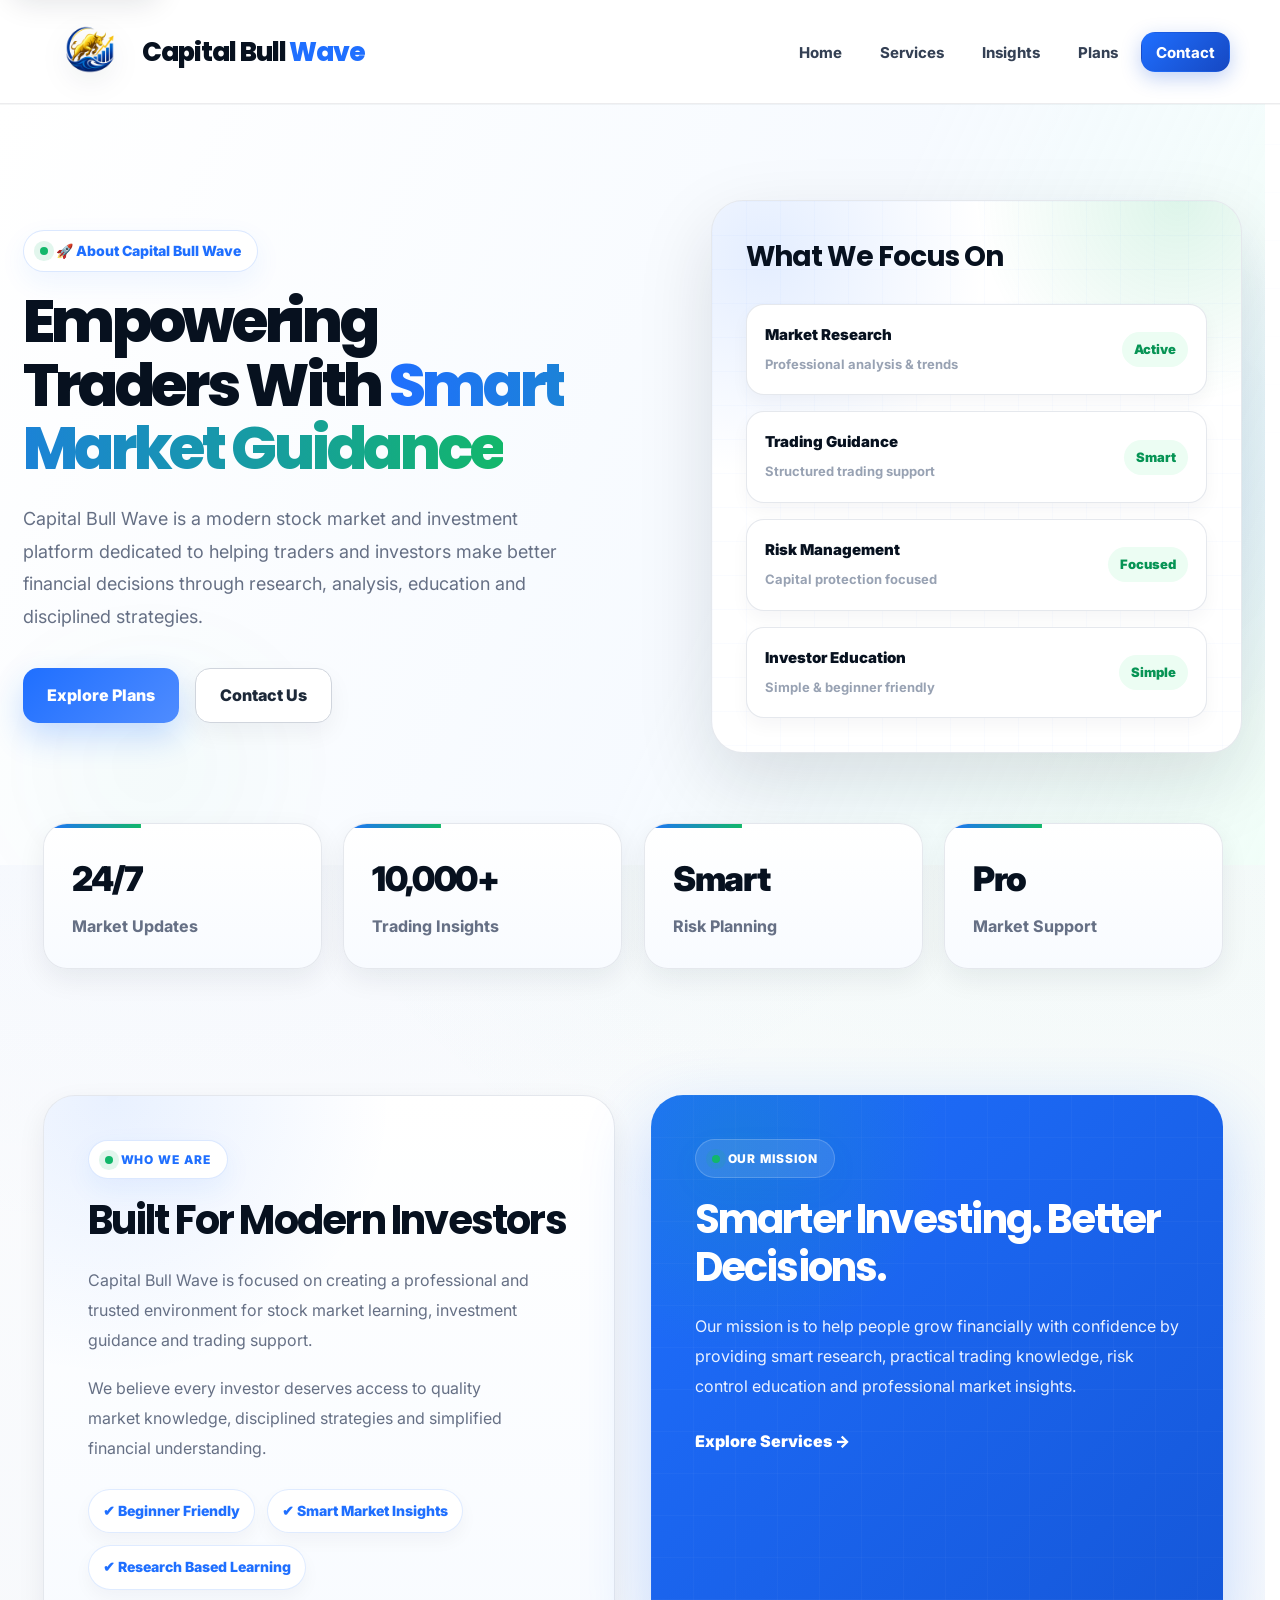
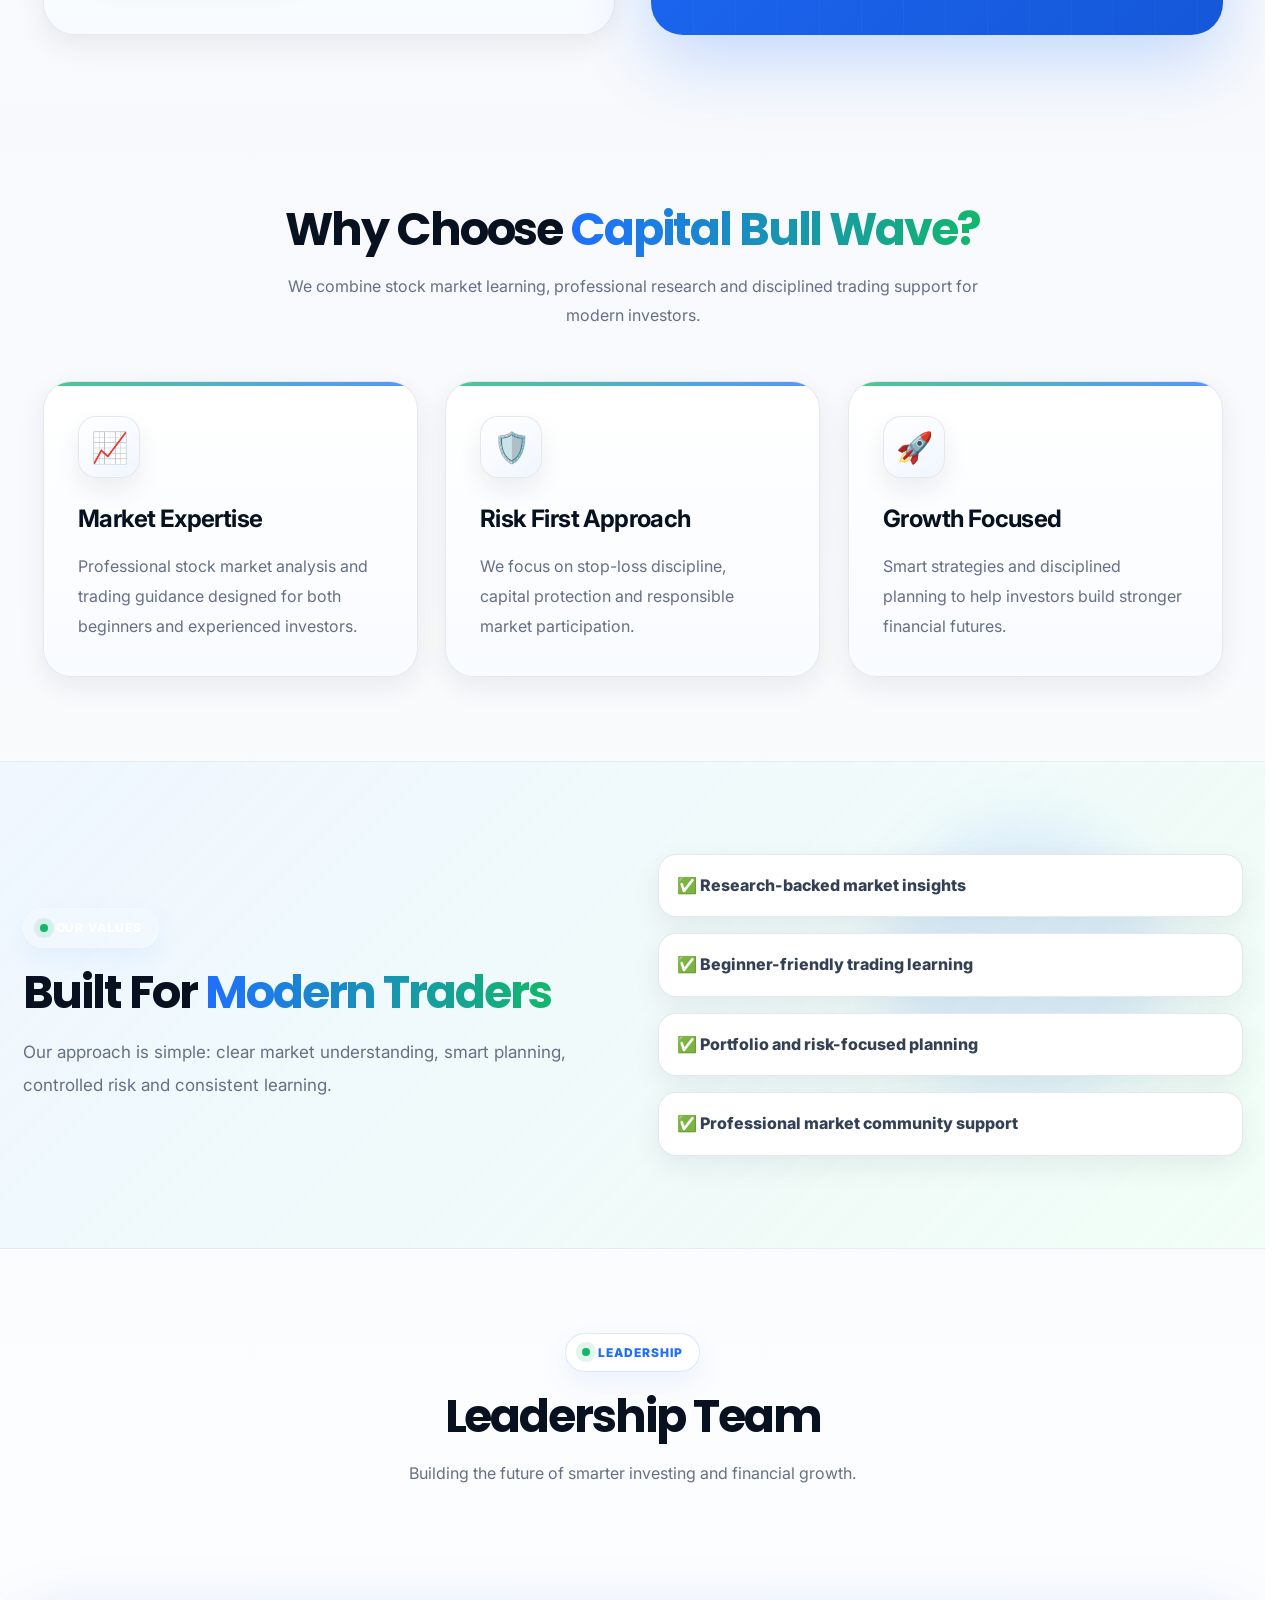
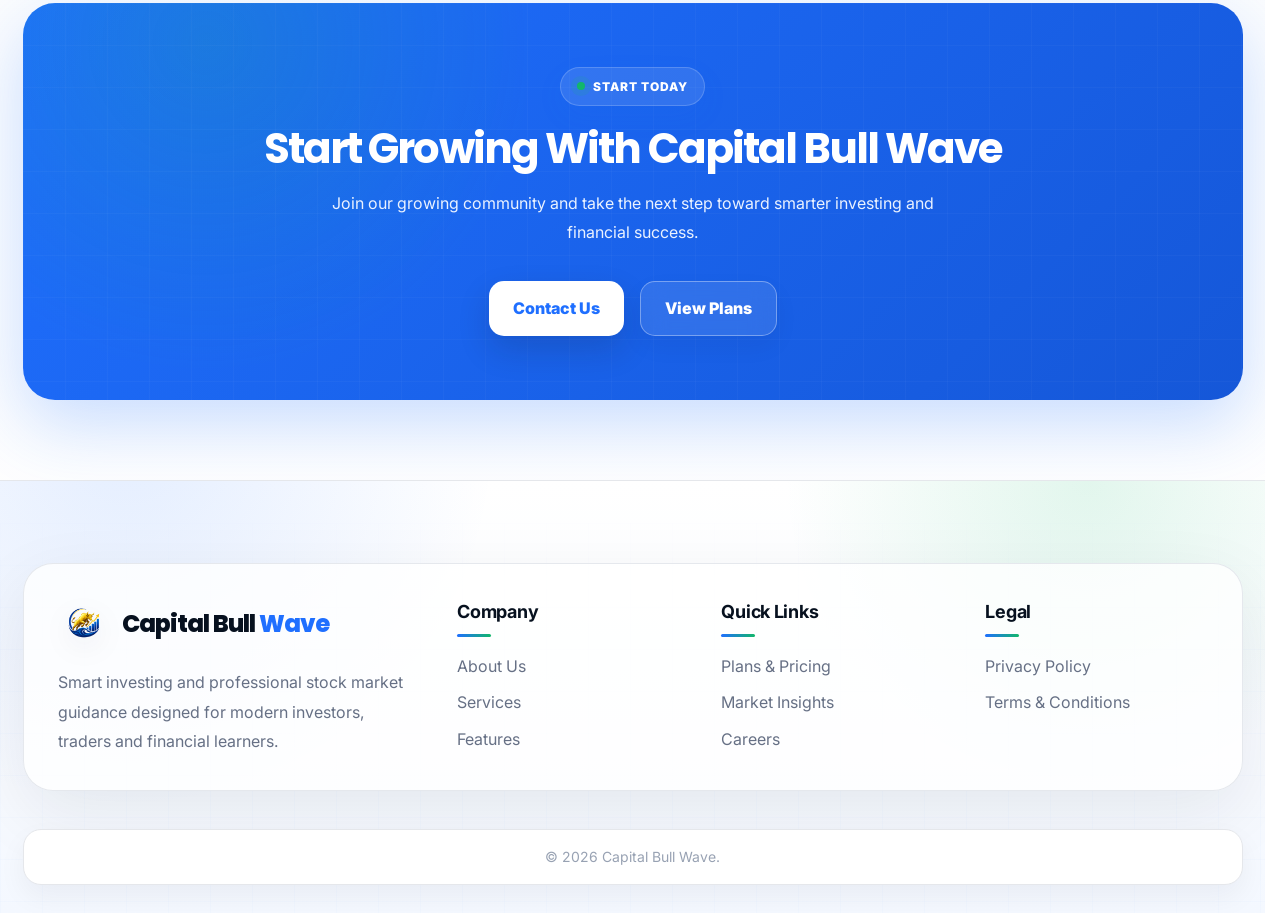
<file: about.html>
﻿<!DOCTYPE html>
<html lang="en">
<head>
<meta charset="UTF-8">
<meta name="viewport" content="width=device-width, initial-scale=1.0">
<meta name="description" content="Learn about Capital Bull Wave — a stock market and investment platform offering market insights, trading education and investor support.">
<meta name="theme-color" content="#16a34a">
<meta name="author" content="Capital Bull Wave">
<meta name="robots" content="index, follow, max-image-preview:large, max-snippet:-1, max-video-preview:-1">

<title>About Us | Capital Bull Wave</title>

<link rel="canonical" href="https://capitalbullwave.com/about.html">

<meta property="og:title" content="About Us | Capital Bull Wave">
<meta property="og:site_name" content="Capital Bull Wave">
<meta property="og:description" content="Learn about Capital Bull Wave — market insights, trading education and disciplined investor support for modern traders.">
<meta property="og:image" content="https://capitalbullwave.com/static/image/logo.jpg">
<meta property="og:url" content="https://capitalbullwave.com/about.html">
<meta property="og:type" content="website">
<meta property="og:locale" content="en_IN">

<meta name="twitter:card" content="summary_large_image">
<meta name="twitter:title" content="About Us | Capital Bull Wave">
<meta name="twitter:description" content="Learn about Capital Bull Wave — a stock market and investment platform offering market insights, trading education and investor support.">
<meta name="twitter:image" content="https://capitalbullwave.com/static/image/logo.jpg">

<link rel="icon" href="/static/image/logo.jpg" type="image/jpeg">
<link rel="apple-touch-icon" href="/static/image/logo.jpg">
<link rel="manifest" href="/manifest.json">

<link rel="preconnect" href="https://fonts.googleapis.com">
<link rel="preconnect" href="https://fonts.gstatic.com" crossorigin>
<link href="https://fonts.googleapis.com/css2?family=Inter:wght@300;400;500;600;700;800&family=Poppins:wght@600;700;800&display=swap" rel="stylesheet">

<link rel="stylesheet" href="static/css/about.css">
<link rel="stylesheet" href="static/css/brand.css">

<script type="application/ld+json">
{
  "@context": "https://schema.org",
  "@graph": [
    {
      "@type": "Organization",
      "@id": "https://capitalbullwave.com/#organization",
      "name": "Capital Bull Wave",
      "url": "https://capitalbullwave.com/",
      "logo": {
        "@type": "ImageObject",
        "url": "https://capitalbullwave.com/static/image/logo.jpg"
      },
      "email": "capitalbullwave@gmail.com",
      "telephone": "+91-9616212526",
      "sameAs": [
        "https://t.me/bullwavecapital26"
      ]
    },
    {
      "@type": "AboutPage",
      "@id": "https://capitalbullwave.com/about.html#webpage",
      "url": "https://capitalbullwave.com/about.html",
      "name": "About Us | Capital Bull Wave",
      "description": "Learn about Capital Bull Wave — a stock market and investment platform offering market insights, trading education and investor support.",
      "isPartOf": {
        "@id": "https://capitalbullwave.com/#website"
      },
      "about": {
        "@id": "https://capitalbullwave.com/#organization"
      },
      "inLanguage": "en-IN"
    }
  ]
}
</script>
</head>

<body>

<a href="#main-content" class="skip-link">Skip to content</a>

<div class="bg left" aria-hidden="true"></div>
<div class="bg right" aria-hidden="true"></div>

<header class="site-header">
<nav class="navbar" aria-label="Main navigation">
    <div class="nav-container">

        <a href="index.html" class="logo-box" aria-label="Capital Bull Wave home">
            <img src="static/image/logo.jpg" alt="Capital Bull Wave Logo" width="58" height="58" decoding="async">
            <div class="logo">Capital Bull <span>Wave</span></div>
        </a>


        <ul class="nav-menu">
            <li><a href="index.html">Home</a></li>
            <li><a href="services.html">Services</a></li>
            <li><a href="insight.html">Insights</a></li>
            <li><a href="plans.html">Plans</a></li>
            <li><a href="contact.html" class="nav-cta">Contact</a></li>
        </ul>

        <button class="menu-btn" id="menuBtn" type="button" aria-label="Open menu" aria-expanded="false">
            ☰
        </button>

    </div>

    <div class="mobile-menu" id="mobileMenu">
        <a href="index.html">Home</a>
        <a href="services.html">Services</a>
        <a href="insight.html">Insights</a>
        <a href="plans.html">Plans</a>
        <a href="contact.html">Contact</a>
    </div>
</nav>
</header>

<main id="main-content">

<section class="about-hero">
    <div class="hero-container">

        <div class="hero-content">
            <div class="badge">🚀 About Capital Bull Wave</div>

            <h1>
                Empowering Traders With
                <span>Smart Market Guidance</span>
            </h1>

            <p>
                Capital Bull Wave is a modern stock market and investment platform
                dedicated to helping traders and investors make better financial
                decisions through research, analysis, education and disciplined strategies.
            </p>

            <div class="hero-buttons">
                <a href="plans.html" class="btn">Explore Plans</a>
                <a href="contact.html" class="btn-outline">Contact Us</a>
            </div>
        </div>

        <div class="hero-card">
            <div class="card-top">
                <h2>What We Focus On</h2>
            </div>

            <div class="market-points">
                <div class="market-point">
                    <div>
                        <strong>Market Research</strong>
                        <small>Professional analysis & trends</small>
                    </div>
                    <span>Active</span>
                </div>

                <div class="market-point">
                    <div>
                        <strong>Trading Guidance</strong>
                        <small>Structured trading support</small>
                    </div>
                    <span>Smart</span>
                </div>

                <div class="market-point">
                    <div>
                        <strong>Risk Management</strong>
                        <small>Capital protection focused</small>
                    </div>
                    <span>Focused</span>
                </div>

                <div class="market-point">
                    <div>
                        <strong>Investor Education</strong>
                        <small>Simple & beginner friendly</small>
                    </div>
                    <span>Simple</span>
                </div>
            </div>
        </div>

    </div>
</section>

<section class="stats" aria-label="Capital Bull Wave highlights">
    <div class="stat-card">
        <h3>24/7</h3>
        <p>Market Updates</p>
    </div>

    <div class="stat-card">
        <h3>10,000+</h3>
        <p>Trading Insights</p>
    </div>

    <div class="stat-card">
        <h3>Smart</h3>
        <p>Risk Planning</p>
    </div>

    <div class="stat-card">
        <h3>Pro</h3>
        <p>Market Support</p>
    </div>
</section>

<section class="section">
    <div class="story">

        <div class="story-box">
            <div class="mini-badge">WHO WE ARE</div>

            <h2>Built For Modern Investors</h2>

            <p>
                Capital Bull Wave is focused on creating a professional and trusted
                environment for stock market learning, investment guidance and trading support.
            </p>

            <p>
                We believe every investor deserves access to quality market knowledge,
                disciplined strategies and simplified financial understanding.
            </p>

            <div class="story-features">
                <div>✔ Beginner Friendly</div>
                <div>✔ Smart Market Insights</div>
                <div>✔ Research Based Learning</div>
            </div>
        </div>

        <div class="highlight">
            <div class="mini-badge dark">OUR MISSION</div>

            <h2>Smarter Investing. Better Decisions.</h2>

            <p>
                Our mission is to help people grow financially with confidence by
                providing smart research, practical trading knowledge, risk control
                education and professional market insights.
            </p>

           <a href="services.html" class="highlight-btn">Explore Services →</a>
        </div>

    </div>
</section>

<section class="section">
    <div class="section-title">
        <h2>Why Choose <span>Capital Bull Wave?</span></h2>
        <p>
            We combine stock market learning, professional research and disciplined
            trading support for modern investors.
        </p>
    </div>

    <div class="grid">
        <div class="card">
            <div class="icon">📈</div>
            <h3>Market Expertise</h3>
            <p>
                Professional stock market analysis and trading guidance designed
                for both beginners and experienced investors.
            </p>
        </div>

        <div class="card">
            <div class="icon">🛡️</div>
            <h3>Risk First Approach</h3>
            <p>
                We focus on stop-loss discipline, capital protection and
                responsible market participation.
            </p>
        </div>

        <div class="card">
            <div class="icon">🚀</div>
            <h3>Growth Focused</h3>
            <p>
                Smart strategies and disciplined planning to help investors
                build stronger financial futures.
            </p>
        </div>
    </div>
</section>

<section class="value-section">
    <div class="value-container">

        <div>
            <div class="mini-badge dark">OUR VALUES</div>

            <h2>Built For <span>Modern Traders</span></h2>

            <p>
                Our approach is simple: clear market understanding,
                smart planning, controlled risk and consistent learning.
            </p>
        </div>

        <div class="value-list">
            <div>✅ Research-backed market insights</div>
            <div>✅ Beginner-friendly trading learning</div>
            <div>✅ Portfolio and risk-focused planning</div>
            <div>✅ Professional market community support</div>
        </div>

    </div>
</section>

<!-- LEADERSHIP -->
<section class="section">
    <div class="section-title">
        <div class="mini-badge">LEADERSHIP</div>
        <h2>Leadership Team</h2>
        <p>Building the future of smarter investing and financial growth.</p>
    </div>
    </section>

<section class="cta">
    <div class="cta-content">
        <div class="mini-badge dark">START TODAY</div>

        <h2>Start Growing With Capital Bull Wave</h2>

        <p>
            Join our growing community and take the next step toward smarter
            investing and financial success.
        </p>

        <div class="cta-buttons">
            <a href="contact.html" class="btn">Contact Us</a>
            <a href="plans.html" class="btn-outline white-outline">View Plans</a>
        </div>
    </div>
</section>

</main>

<footer>
    <div class="footer-grid">

        <div>
            <div class="footer-logo">
               <img src="static/image/logo.jpg" class="loader-logo-fly" alt="Capital Bull Wave Logo" width="52" height="52" loading="lazy" decoding="async">
                <div class="footer-logo-text">Capital Bull <span>Wave</span></div>
            </div>

            <p>
                Smart investing and professional stock market guidance
                designed for modern investors, traders and financial learners.
            </p>
        </div>

        <div>
            <h3>Company</h3>
            <a href="about.html">About Us</a>
            <a href="services.html">Services</a>
            <a href="services.html">Features</a>
            
        </div>

        <div>
            <h3>Quick Links</h3>
            <a href="plans.html">Plans & Pricing</a>
            <a href="insight.html">Market Insights</a>
            <a href="contact.html">Careers</a>
        </div>

        <div>
            <h3>Legal</h3>
            <a href="contact.html">Privacy Policy</a>
            <a href="contact.html">Terms & Conditions</a>
        </div>

    </div>

    <div class="copy">© 2026 Capital Bull Wave.</div>
</footer>

<script>
const menuBtn = document.getElementById("menuBtn");
const mobileMenu = document.getElementById("mobileMenu");

if (menuBtn && mobileMenu) {
    menuBtn.addEventListener("click", () => {
        const isOpen = mobileMenu.classList.toggle("active");

        menuBtn.textContent = isOpen ? "✕" : "☰";
        menuBtn.setAttribute("aria-expanded", isOpen);
        menuBtn.setAttribute("aria-label", isOpen ? "Close menu" : "Open menu");
    });

    document.querySelectorAll(".mobile-menu a").forEach(link => {
        link.addEventListener("click", () => {
            mobileMenu.classList.remove("active");
            menuBtn.textContent = "☰";
            menuBtn.setAttribute("aria-expanded", "false");
            menuBtn.setAttribute("aria-label", "Open menu");
        });
    });

    window.addEventListener("resize", () => {
        if (window.innerWidth > 768) {
            mobileMenu.classList.remove("active");
            menuBtn.textContent = "☰";
            menuBtn.setAttribute("aria-expanded", "false");
            menuBtn.setAttribute("aria-label", "Open menu");
        }
    });
}
</script>

</body>
</html>
</file>
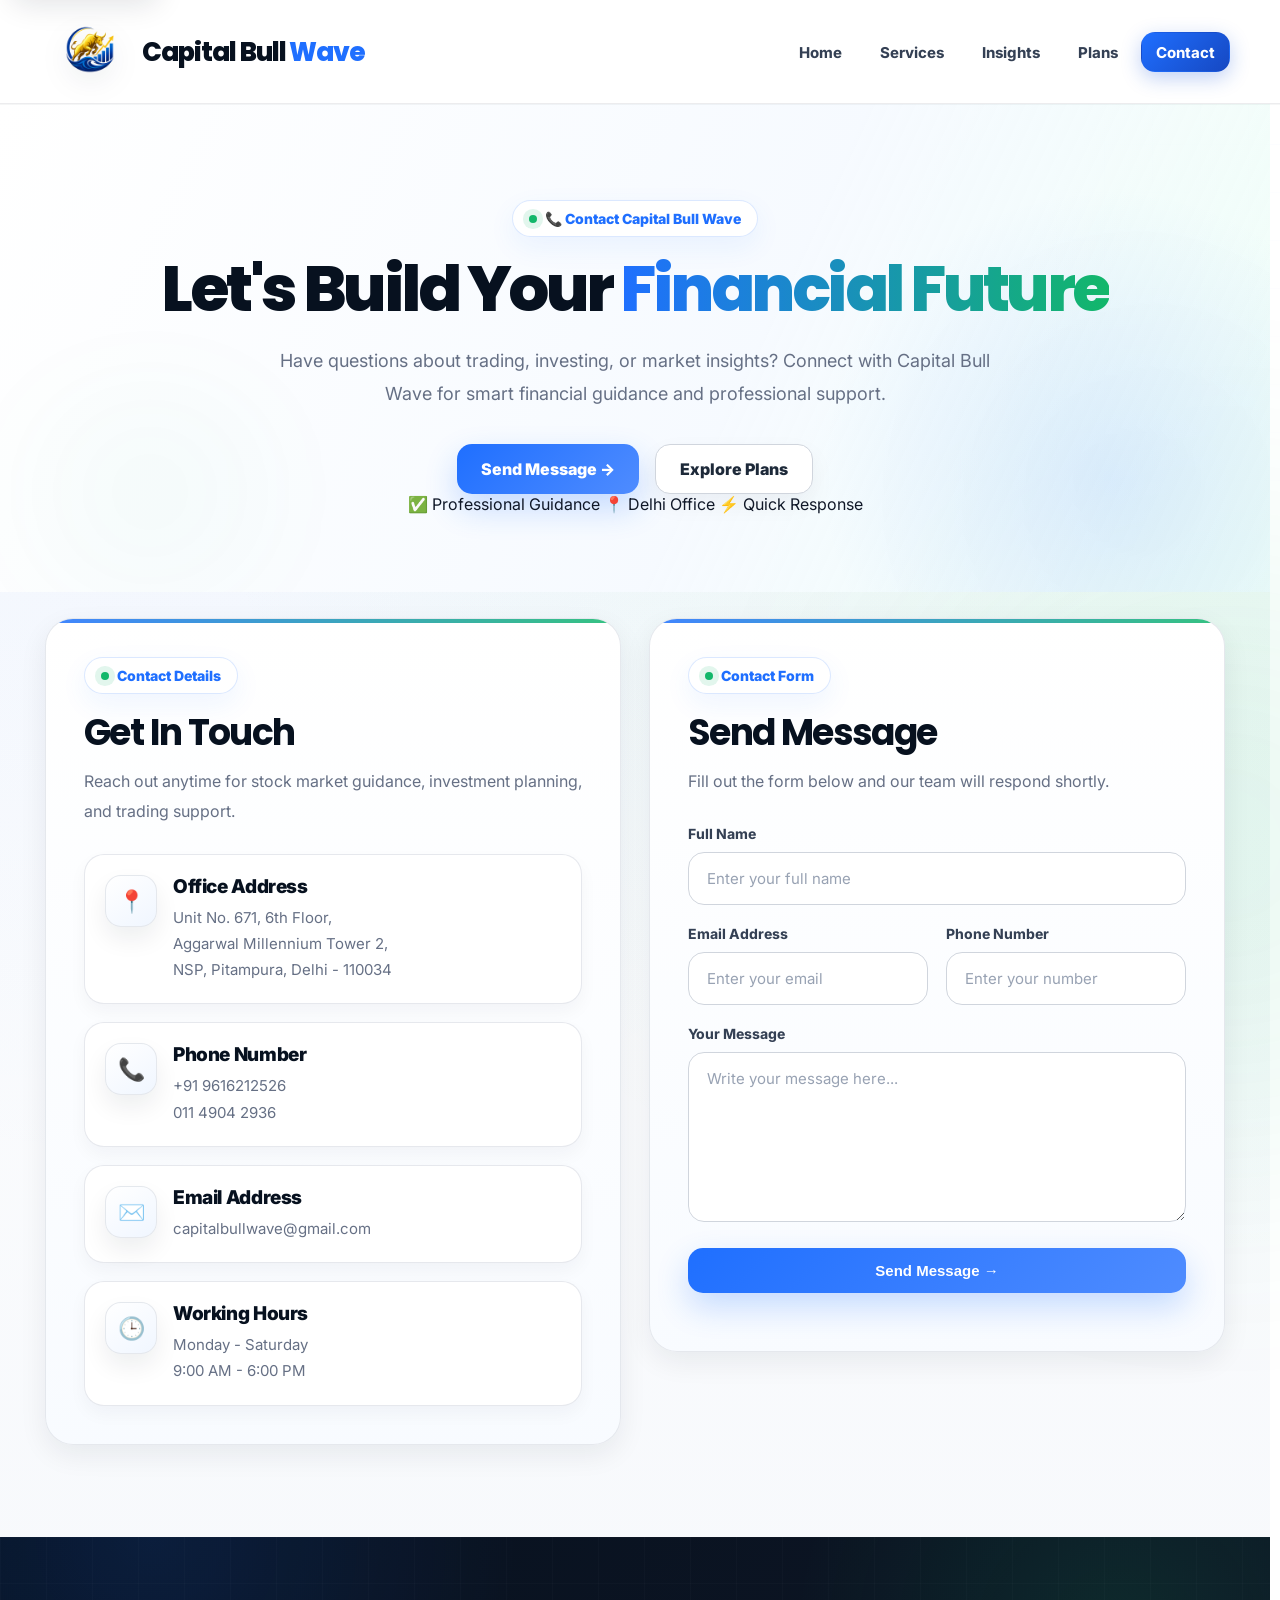
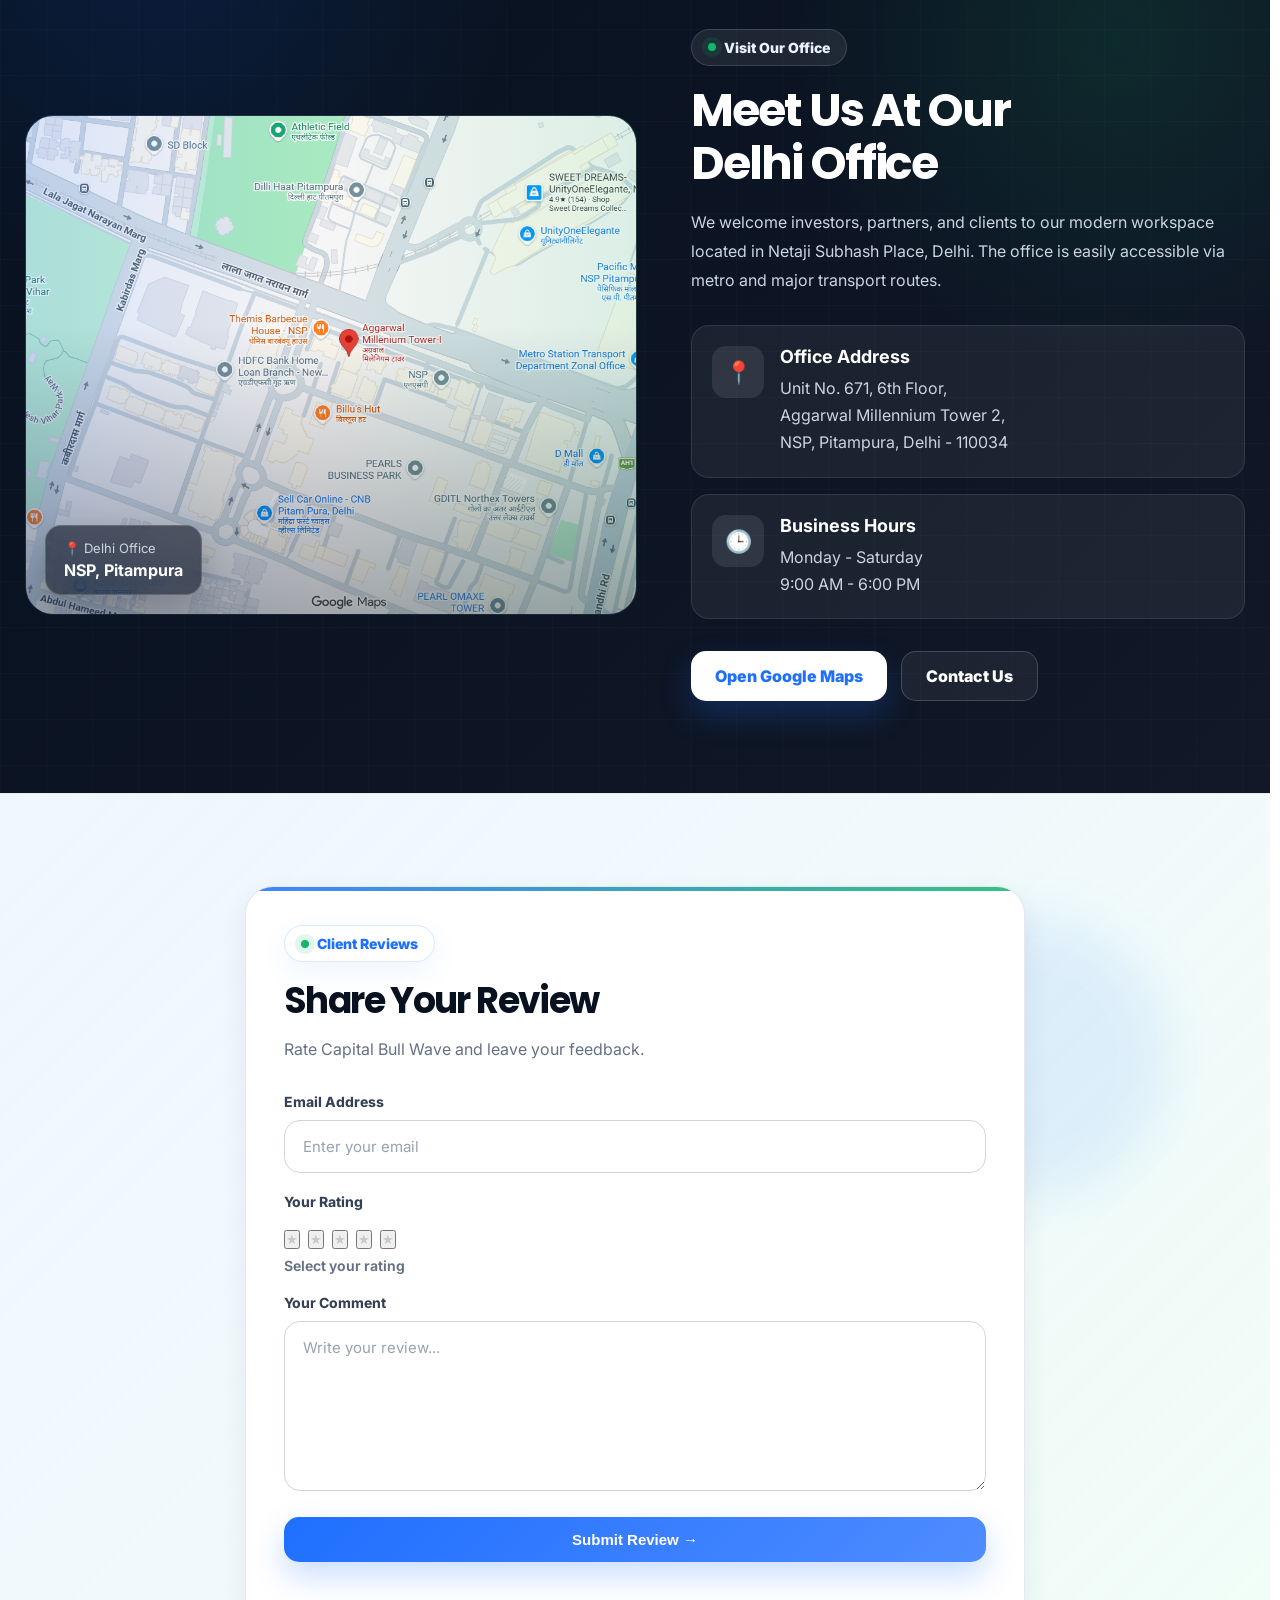
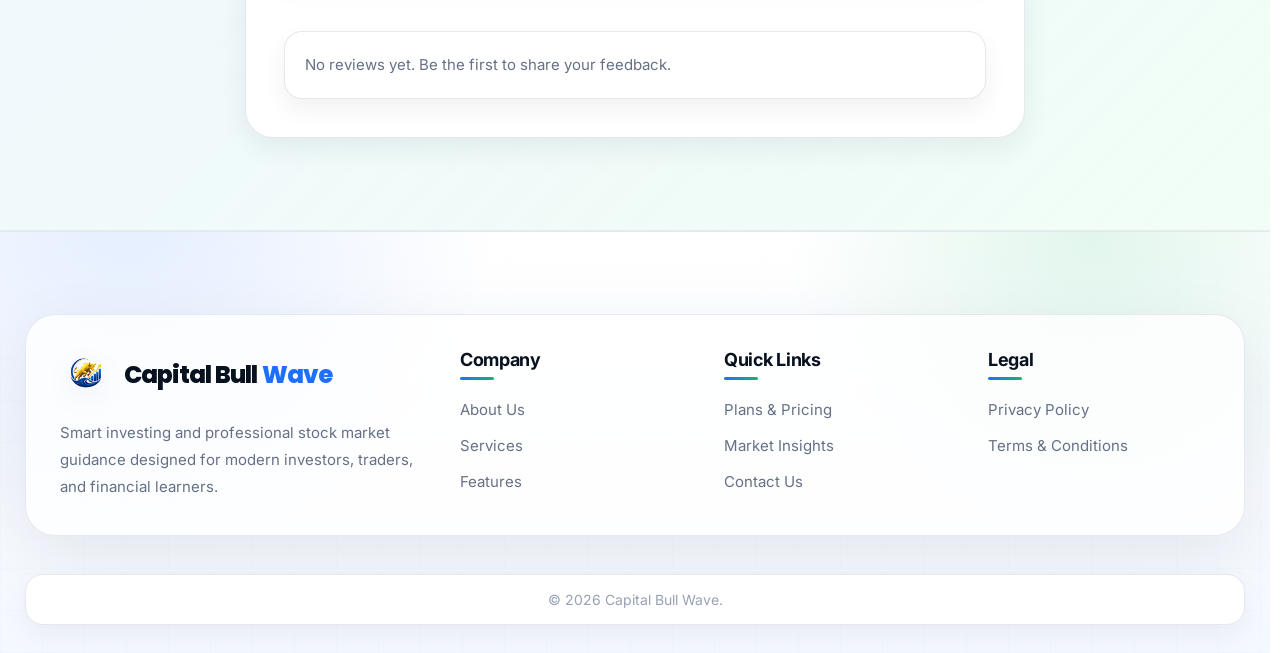
<file: contact.html>
﻿<!DOCTYPE html>
<html lang="en">
<head>
    <meta charset="UTF-8">
    <meta name="viewport" content="width=device-width, initial-scale=1.0">
    <meta name="description" content="Contact Capital Bull Wave for stock market guidance, investment planning, trading support, and financial learning assistance.">
    <meta name="theme-color" content="#16a34a">
    <meta name="author" content="Capital Bull Wave">
    <meta name="robots" content="index, follow, max-image-preview:large, max-snippet:-1, max-video-preview:-1">

    <title>Contact Us | Capital Bull Wave</title>

    <link rel="canonical" href="https://capitalbullwave.com/contact.html">

    <meta property="og:title" content="Contact Us | Capital Bull Wave">
    <meta property="og:site_name" content="Capital Bull Wave">
    <meta property="og:description" content="Get in touch with Capital Bull Wave for stock market guidance, investment planning, trading support and financial learning assistance.">
    <meta property="og:image" content="https://capitalbullwave.com/static/image/logo.jpg">
    <meta property="og:url" content="https://capitalbullwave.com/contact.html">
    <meta property="og:type" content="website">
    <meta property="og:locale" content="en_IN">

    <meta name="twitter:card" content="summary_large_image">
    <meta name="twitter:title" content="Contact Us | Capital Bull Wave">
    <meta name="twitter:description" content="Contact Capital Bull Wave for stock market guidance, investment planning, trading support, and financial learning assistance.">
    <meta name="twitter:image" content="https://capitalbullwave.com/static/image/logo.jpg">

    <link rel="icon" href="/static/image/logo.jpg" type="image/jpeg">
    <link rel="apple-touch-icon" href="/static/image/logo.jpg">
    <link rel="manifest" href="/manifest.json">

    <link rel="preconnect" href="https://fonts.googleapis.com">
    <link rel="preconnect" href="https://fonts.gstatic.com" crossorigin>
    <link href="https://fonts.googleapis.com/css2?family=Inter:wght@300;400;500;600;700;800&family=Poppins:wght@600;700;800&display=swap" rel="stylesheet">

    <link rel="stylesheet" href="static/css/contact.css">
    <link rel="stylesheet" href="static/css/brand.css">

    <script type="application/ld+json">
    {
      "@context": "https://schema.org",
      "@graph": [
        {
          "@type": "Organization",
          "@id": "https://capitalbullwave.com/#organization",
          "name": "Capital Bull Wave",
          "url": "https://capitalbullwave.com/",
          "logo": {
            "@type": "ImageObject",
            "url": "https://capitalbullwave.com/static/image/logo.jpg"
          },
          "email": "capitalbullwave@gmail.com",
          "telephone": "+91-9616212526",
          "sameAs": [
            "https://t.me/bullwavecapital26"
          ]
        },
        {
          "@type": "LocalBusiness",
          "@id": "https://capitalbullwave.com/contact.html#localbusiness",
          "name": "Capital Bull Wave",
          "image": "https://capitalbullwave.com/static/image/logo.jpg",
          "url": "https://capitalbullwave.com/contact.html",
          "telephone": "+91-9616212526",
          "email": "capitalbullwave@gmail.com",
          "address": {
            "@type": "PostalAddress",
            "streetAddress": "Unit No. 671, 6th Floor, Aggarwal Millennium Tower 2, NSP, Pitampura",
            "addressLocality": "Delhi",
            "postalCode": "110034",
            "addressCountry": "IN"
          },
          "openingHoursSpecification": [
            {
              "@type": "OpeningHoursSpecification",
              "dayOfWeek": [
                "Monday",
                "Tuesday",
                "Wednesday",
                "Thursday",
                "Friday",
                "Saturday"
              ],
              "opens": "09:00",
              "closes": "18:00"
            }
          ],
          "parentOrganization": {
            "@id": "https://capitalbullwave.com/#organization"
          }
        },
        {
          "@type": "ContactPage",
          "@id": "https://capitalbullwave.com/contact.html#webpage",
          "url": "https://capitalbullwave.com/contact.html",
          "name": "Contact Us | Capital Bull Wave",
          "description": "Contact Capital Bull Wave for stock market guidance, investment planning, trading support, and financial learning assistance.",
          "isPartOf": {
            "@id": "https://capitalbullwave.com/#website"
          },
          "about": {
            "@id": "https://capitalbullwave.com/#organization"
          },
          "inLanguage": "en-IN"
        }
      ]
    }
    </script>
</head>

<body>
    <a href="#main-content" class="skip-link">Skip to content</a>

    <div class="bg left" aria-hidden="true"></div>
    <div class="bg right" aria-hidden="true"></div>

    <div class="candlestick-bg" aria-hidden="true">
        <span></span><span></span><span></span><span></span><span></span>
        <span></span><span></span><span></span><span></span><span></span>
    </div>

    <header class="site-header">
        <nav class="navbar" aria-label="Main navigation">
            <div class="nav-container">
                <a href="index.html" class="logo-box" aria-label="Capital Bull Wave home">
                <img src="static/image/logo.jpg" alt="Capital Bull Wave Logo" width="58" height="58">
                    <div class="logo">Capital Bull <span>Wave</span></div>
                </a>

                <ul class="nav-menu" id="navMenu">
                    <li><a href="index.html">Home</a></li>
                    <li><a href="services.html">Services</a></li>
                    <li><a href="insight.html">Insights</a></li>
                    <li><a href="plans.html">Plans</a></li>
                    <li><a href="contact.html" class="nav-cta active" aria-current="page">Contact</a></li>
                    </ul>

                <button class="menu-btn" id="menuBtn" type="button" aria-label="Open menu" aria-controls="mobileMenu" aria-expanded="false">
                    ☰
                </button>
            </div>

            <div class="mobile-menu" id="mobileMenu" aria-label="Mobile navigation">
                <a href="index.html">Home</a>
                <a href="services.html">Services</a>
                <a href="insight.html">Insights</a>
                <a href="plans.html">Plans</a>
                <a href="contact.html" class="active">Contact</a>
            </div>
        </nav>
    </header>

    <main id="main-content">
        <section class="hero" aria-labelledby="contact-title">
            <div class="hero-glow" aria-hidden="true"></div>

            <div class="badge">📞 Contact Capital Bull Wave</div>

            <h1 id="contact-title">
                Let's Build Your <span>Financial Future</span>
            </h1>

            <p>
                Have questions about trading, investing, or market insights? Connect with Capital Bull Wave for smart financial guidance and professional support.
            </p>

            <div class="hero-buttons">
                <a href="#contactForm" class="btn">Send Message →</a>
                <a href="plans.html" class="btn-outline">Explore Plans</a>
            </div>

            <div class="hero-trust-strip" aria-label="Contact highlights">
                <span>✅ Professional Guidance</span>
                <span>📍 Delhi Office</span>
                <span>⚡ Quick Response</span>
            </div>
        </section>

        <section class="contact-section" aria-label="Contact details and form">
            <div class="contact-top">
                <article class="card info-card">
                    <div class="card-header">
                        <span class="small-tag">Contact Details</span>
                        <h2>Get In Touch</h2>
                        <p>Reach out anytime for stock market guidance, investment planning, and trading support.</p>
                    </div>

                    <div class="info-grid">
                        <div class="info-box">
                            <div class="info-icon" aria-hidden="true">📍</div>
                            <div>
                                <h3>Office Address</h3>
                                <p>Unit No. 671, 6th Floor,<br>Aggarwal Millennium Tower 2,<br>NSP, Pitampura, Delhi - 110034</p>
                            </div>
                        </div>

                        <div class="info-box">
                            <div class="info-icon" aria-hidden="true">📞</div>
                            <div>
                                <h3>Phone Number</h3>
                                <p><a href="tel:+919616212526">+91 9616212526</a><br><a href="tel:+911149042936">011 4904 2936</a></p>
                            </div>
                        </div>

                        <div class="info-box">
                            <div class="info-icon" aria-hidden="true">✉️</div>
                            <div>
                                <h3>Email Address</h3>
                                <p><a href="mailto:capitalbullwave@gmail.com">capitalbullwave@gmail.com</a></p>
                            </div>
                        </div>

                        <div class="info-box">
                            <div class="info-icon" aria-hidden="true">🕒</div>
                            <div>
                                <h3>Working Hours</h3>
                                <p>Monday - Saturday<br>9:00 AM - 6:00 PM</p>
                            </div>
                        </div>
                    </div>
                </article>

                <article class="card form-card">
                    <div class="card-header">
                        <span class="small-tag">Contact Form</span>
                        <h2>Send Message</h2>
                        <p>Fill out the form below and our team will respond shortly.</p>
                    </div>

                    <form id="contactForm" action="https://formspree.io/f/mzdwaqgp" method="POST" novalidate>
                        <input type="hidden" name="_subject" value="New Contact Message - Capital Bull Wave">

                        <div class="input-group">
                            <label for="name">Full Name</label>
                            <input type="text" id="name" name="name" placeholder="Enter your full name" autocomplete="name" required>
                        </div>

                        <div class="input-row">
                            <div class="input-group">
                                <label for="email">Email Address</label>
                                <input type="email" id="email" name="email" placeholder="Enter your email" autocomplete="email" required>
                            </div>

                            <div class="input-group">
                                <label for="phone">Phone Number</label>
                                <input type="tel" id="phone" name="phone" placeholder="Enter your number" autocomplete="tel" required>
                            </div>
                        </div>

                        <div class="input-group">
                            <label for="message">Your Message</label>
                            <textarea id="message" name="message" placeholder="Write your message here..." required></textarea>
                        </div>

                        <button type="submit" class="btn submit-btn" id="submitBtn">Send Message →</button>
                        <p id="formStatus" class="form-status" role="status" aria-live="polite"></p>
                    </form>
                </article>
            </div>
        </section>

        <section class="map-wrapper" aria-labelledby="office-title">
            <div class="map-section">
                <div class="map-image">
                    <img src="static/image/map.png" alt="Capital Bull Wave office location map at NSP Pitampura, Delhi" loading="lazy">
                    <div class="map-floating-card">
                        <span>📍 Delhi Office</span>
                        <strong>NSP, Pitampura</strong>
                    </div>
                </div>

                <div class="map-content">
                    <span class="map-tag">Visit Our Office</span>
                    <h2 id="office-title">Meet Us At Our Delhi Office</h2>
                    <p>
                        We welcome investors, partners, and clients to our modern workspace located in Netaji Subhash Place, Delhi. The office is easily accessible via metro and major transport routes.
                    </p>

                    <div class="location-info">
                        <div class="location-box">
                            <div class="location-icon" aria-hidden="true">📍</div>
                            <div>
                                <strong>Office Address</strong>
                                <span>Unit No. 671, 6th Floor,<br>Aggarwal Millennium Tower 2,<br>NSP, Pitampura, Delhi - 110034</span>
                            </div>
                        </div>

                        <div class="location-box">
                            <div class="location-icon" aria-hidden="true">🕒</div>
                            <div>
                                <strong>Business Hours</strong>
                                <span>Monday - Saturday<br>9:00 AM - 6:00 PM</span>
                            </div>
                        </div>
                    </div>

                    <div class="map-buttons">
                        <a href="https://www.google.com/maps/place/Aggarwal+Millenium+Tower-I/@28.6937959,77.1497203,17z/data=!3m1!4b1!4m6!3m5!1s0x390d023323c40535:0xf65f01fc5f865c34!8m2!3d28.6937959!4d77.1497203!16s%2Fg%2F1ptyhykml" target="_blank" rel="noopener noreferrer" class="map-btn primary-btn">Open Google Maps</a>
                        <a href="tel:+919616212526" class="map-btn secondary-btn">Contact Us</a>
                    </div>
                </div>
            </div>
        </section>

        <section class="review-section" aria-labelledby="review-title">
            <div class="card review-card">
                <div class="card-header">
                    <span class="small-tag">Client Reviews</span>
                    <h2 id="review-title">Share Your Review</h2>
                    <p>Rate Capital Bull Wave and leave your feedback.</p>
                </div>

                <form id="reviewForm" novalidate>
                    <div class="input-group">
                        <label for="reviewEmail">Email Address</label>
                        <input type="email" id="reviewEmail" placeholder="Enter your email" autocomplete="email" required>
                    </div>

                    <div class="input-group">
                        <label>Your Rating</label>
                        <div class="stars" id="stars" role="radiogroup" aria-label="Star rating">
                            <button type="button" data-rating="1" aria-label="1 star">★</button>
                            <button type="button" data-rating="2" aria-label="2 stars">★</button>
                            <button type="button" data-rating="3" aria-label="3 stars">★</button>
                            <button type="button" data-rating="4" aria-label="4 stars">★</button>
                            <button type="button" data-rating="5" aria-label="5 stars">★</button>
                        </div>
                        <small id="ratingText" class="rating-text">Select your rating</small>
                    </div>

                    <div class="input-group">
                        <label for="reviewComment">Your Comment</label>
                        <textarea id="reviewComment" placeholder="Write your review..." required></textarea>
                    </div>

                    <button type="submit" class="btn submit-btn">Submit Review →</button>
                    <p id="reviewMsg" class="review-msg" role="status" aria-live="polite"></p>
                </form>

                <div class="reviews-list" id="reviewsList" aria-live="polite"></div>
            </div>
        </section>
    </main>

  <footer>
    <div class="footer-grid">
        <div class="footer-brand">
            <div class="footer-logo">
                <img src="static/image/logo.jpg" alt="Capital Bull Wave Logo" width="52" height="52" loading="lazy">
                <div class="footer-logo-text">Capital Bull <span>Wave</span></div>
            </div>
            <p>Smart investing and professional stock market guidance designed for modern investors, traders, and financial learners.</p>
        </div>

        <div>
            <h3>Company</h3>
            <a href="about.html">About Us</a>
            <a href="services.html">Services</a>
            <a href="services.html">Features</a>
        </div>

        <div>
            <h3>Quick Links</h3>
            <a href="plans.html">Plans & Pricing</a>
            <a href="insight.html">Market Insights</a>
            <a href="contact.html">Contact Us</a>
        </div>

        <div>
            <h3>Legal</h3>
            <a href="contact.html">Privacy Policy</a>
            <a href="contact.html">Terms & Conditions</a>
        </div>
    </div>

    <div class="copy">© 2026 Capital Bull Wave.</div>
</footer>

    <script>
document.body.classList.add("page-loaded");

const navbar = document.querySelector(".navbar");
const menuBtn = document.getElementById("menuBtn");
const mobileMenu = document.getElementById("mobileMenu");

window.addEventListener("scroll", () => {
    navbar?.classList.toggle("scrolled", window.scrollY > 10);
});

if (menuBtn && mobileMenu) {
    menuBtn.addEventListener("click", () => {
        const isOpen = mobileMenu.classList.toggle("active");
        menuBtn.textContent = isOpen ? "✕" : "☰";
        menuBtn.setAttribute("aria-expanded", String(isOpen));
        menuBtn.setAttribute("aria-label", isOpen ? "Close menu" : "Open menu");
    });

    mobileMenu.querySelectorAll("a").forEach(link => {
        link.addEventListener("click", () => {
            mobileMenu.classList.remove("active");
            menuBtn.textContent = "☰";
            menuBtn.setAttribute("aria-expanded", "false");
            menuBtn.setAttribute("aria-label", "Open menu");
        });
    });
}

const contactForm = document.getElementById("contactForm");
const submitBtn = document.getElementById("submitBtn");
const formStatus = document.getElementById("formStatus");

if (contactForm && submitBtn && formStatus) {
    contactForm.addEventListener("submit", async function(event) {
        event.preventDefault();

        if (!contactForm.checkValidity()) {
            formStatus.style.color = "#f04438";
            formStatus.textContent = "Please fill all required fields correctly.";
            contactForm.reportValidity();
            return;
        }

        submitBtn.disabled = true;
        submitBtn.textContent = "Sending...";
        formStatus.textContent = "";

        try {
            const response = await fetch(contactForm.action, {
                method: "POST",
                body: new FormData(contactForm),
                headers: {
                    "Accept": "application/json"
                }
            });

            if (response.ok) {
                contactForm.reset();
                formStatus.style.color = "#16a34a";
                formStatus.textContent = "Message sent successfully! We will get back to you soon.";
            } else {
                throw new Error("Form submission failed");
            }
        } catch (error) {
            formStatus.style.color = "#f04438";
            formStatus.textContent = "Message failed. Please try again or contact us directly.";
        } finally {
            submitBtn.disabled = false;
            submitBtn.textContent = "Send Message →";
        }
    });
}

let selectedRating = 0;

const stars = document.querySelectorAll("#stars button");
const ratingText = document.getElementById("ratingText");
const reviewForm = document.getElementById("reviewForm");
const reviewsList = document.getElementById("reviewsList");
const reviewMsg = document.getElementById("reviewMsg");

function escapeHTML(text) {
    return String(text).replace(/[&<>"']/g, char => ({
        "&": "&amp;",
        "<": "&lt;",
        ">": "&gt;",
        '"': "&quot;",
        "'": "&#039;"
    }[char]));
}

function updateStars(rating) {
    stars.forEach(star => {
        const value = Number(star.dataset.rating);
        star.classList.toggle("active", value <= rating);
    });

    ratingText.textContent = rating > 0
        ? `${rating} out of 5 stars`
        : "Select your rating";
}

stars.forEach(star => {
    star.addEventListener("click", () => {
        selectedRating = Number(star.dataset.rating);
        updateStars(selectedRating);
    });
});

async function loadReviews() {
    reviewsList.innerHTML = `
        <div class="review-item">
            <p>No reviews yet. Be the first to share your feedback.</p>
        </div>
    `;
}

if (reviewForm) {
    reviewForm.addEventListener("submit", function(event) {
        event.preventDefault();

        const email = document.getElementById("reviewEmail").value.trim();
        const comment = document.getElementById("reviewComment").value.trim();

        if (!email || !comment || selectedRating === 0) {
            reviewMsg.style.color = "#f04438";
            reviewMsg.textContent = "Please enter email, rating and comment.";
            return;
        }

        reviewMsg.style.color = "#16a34a";
        reviewMsg.textContent = "Thank you for your feedback!";

        reviewForm.reset();
        selectedRating = 0;
        updateStars(0);
    });
}


loadReviews();

</script>
</body>
</html>
</file>
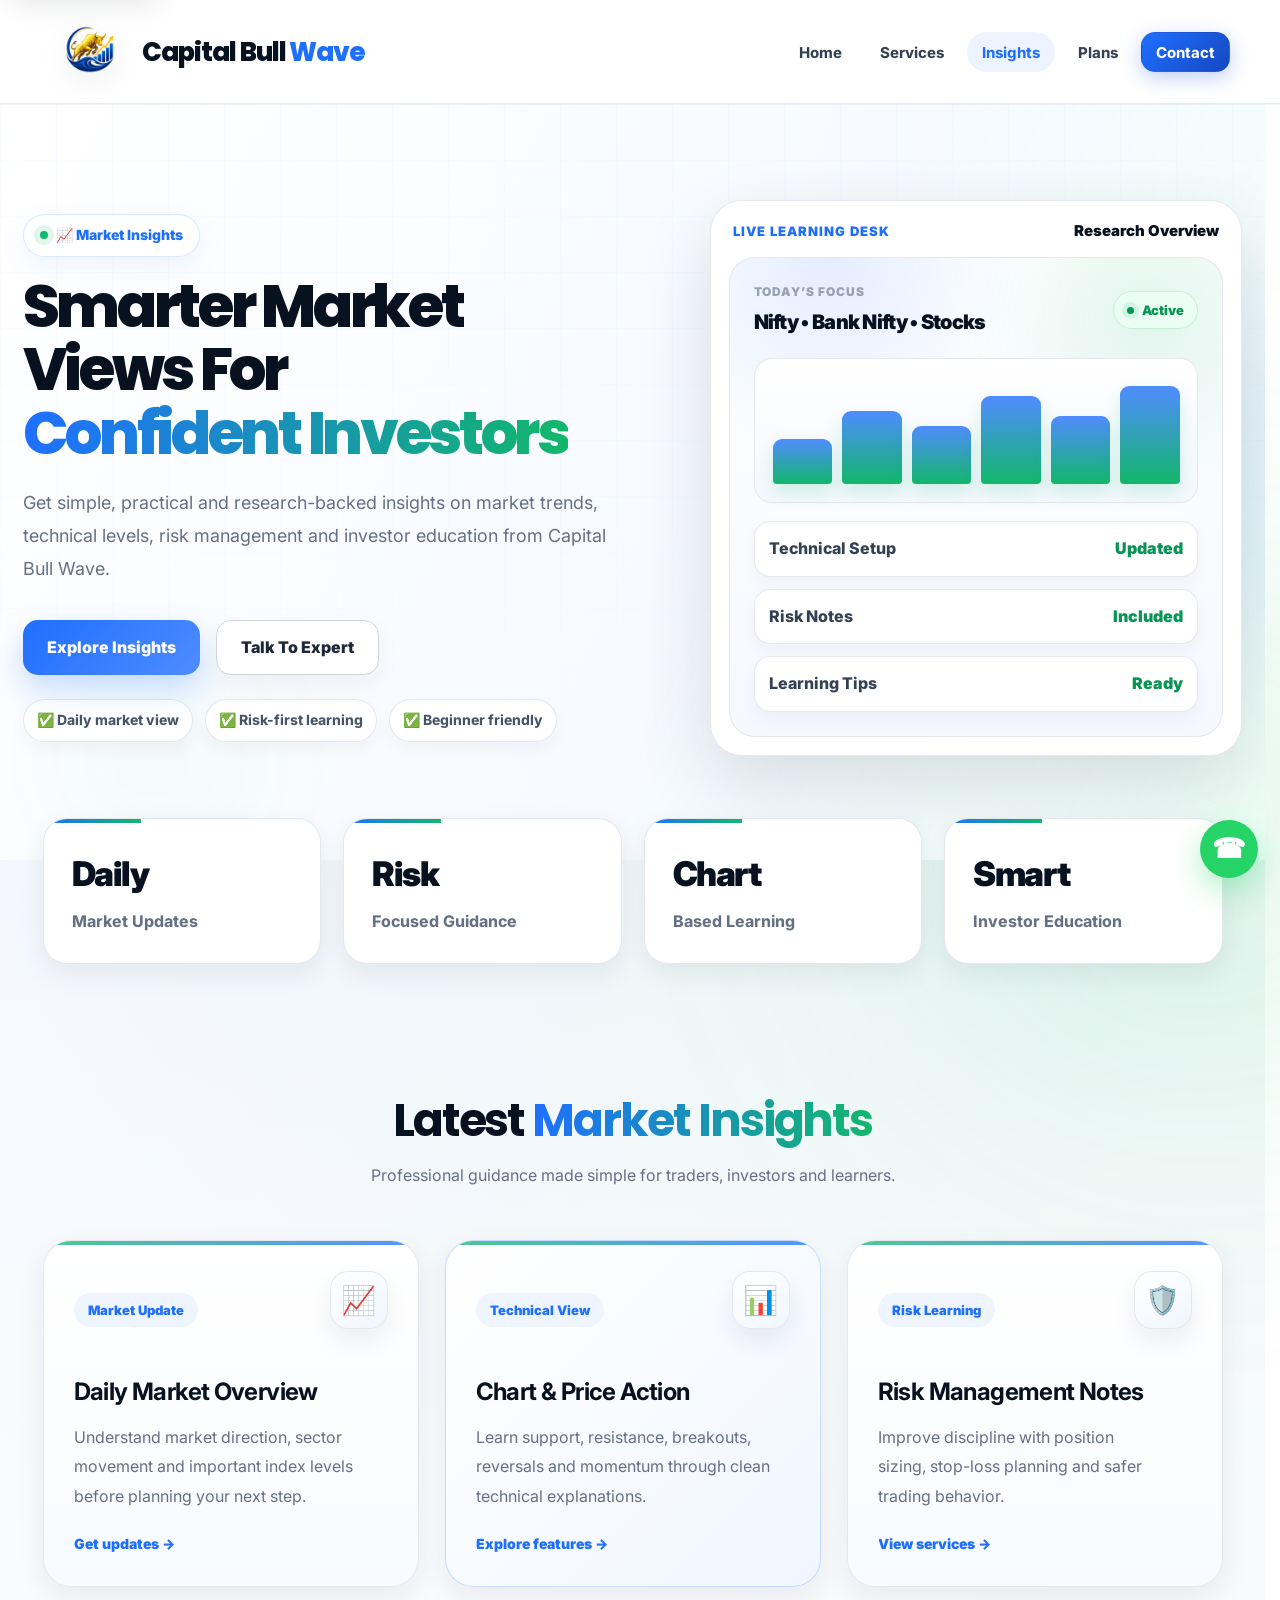
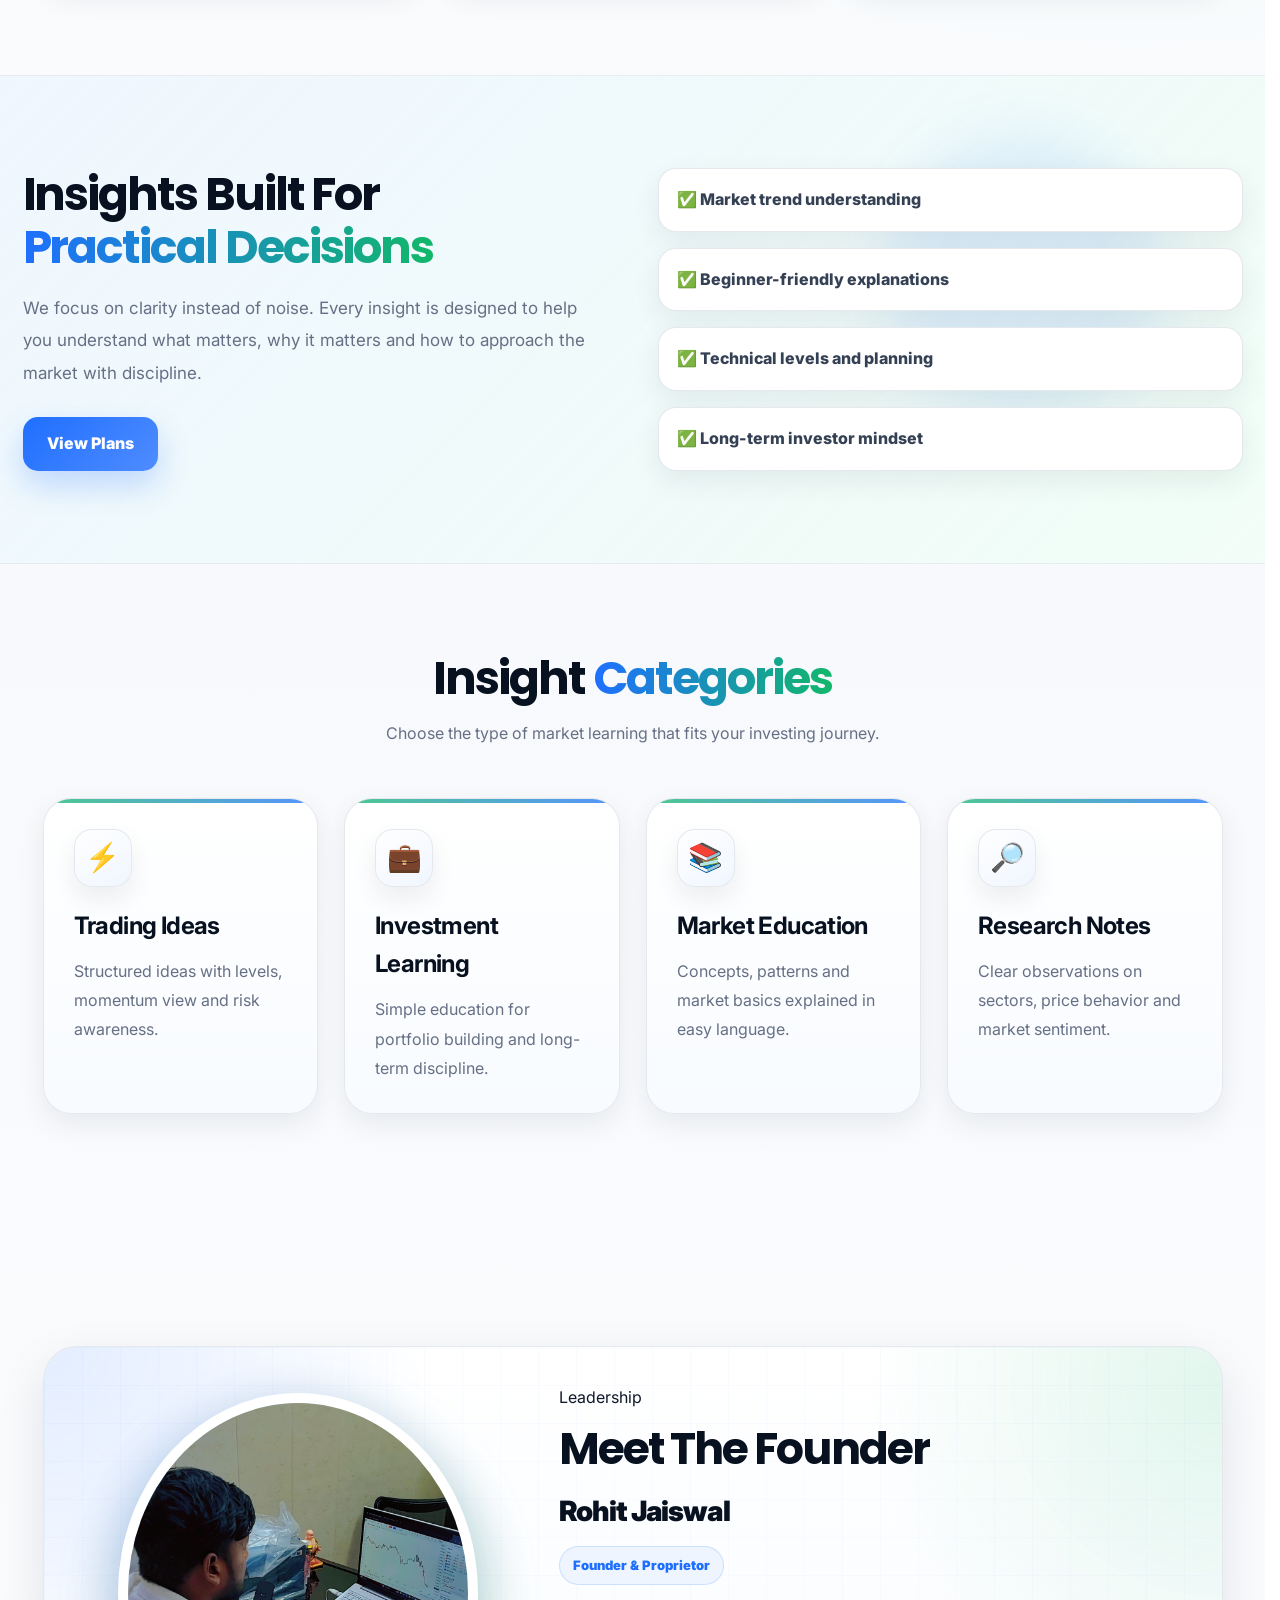
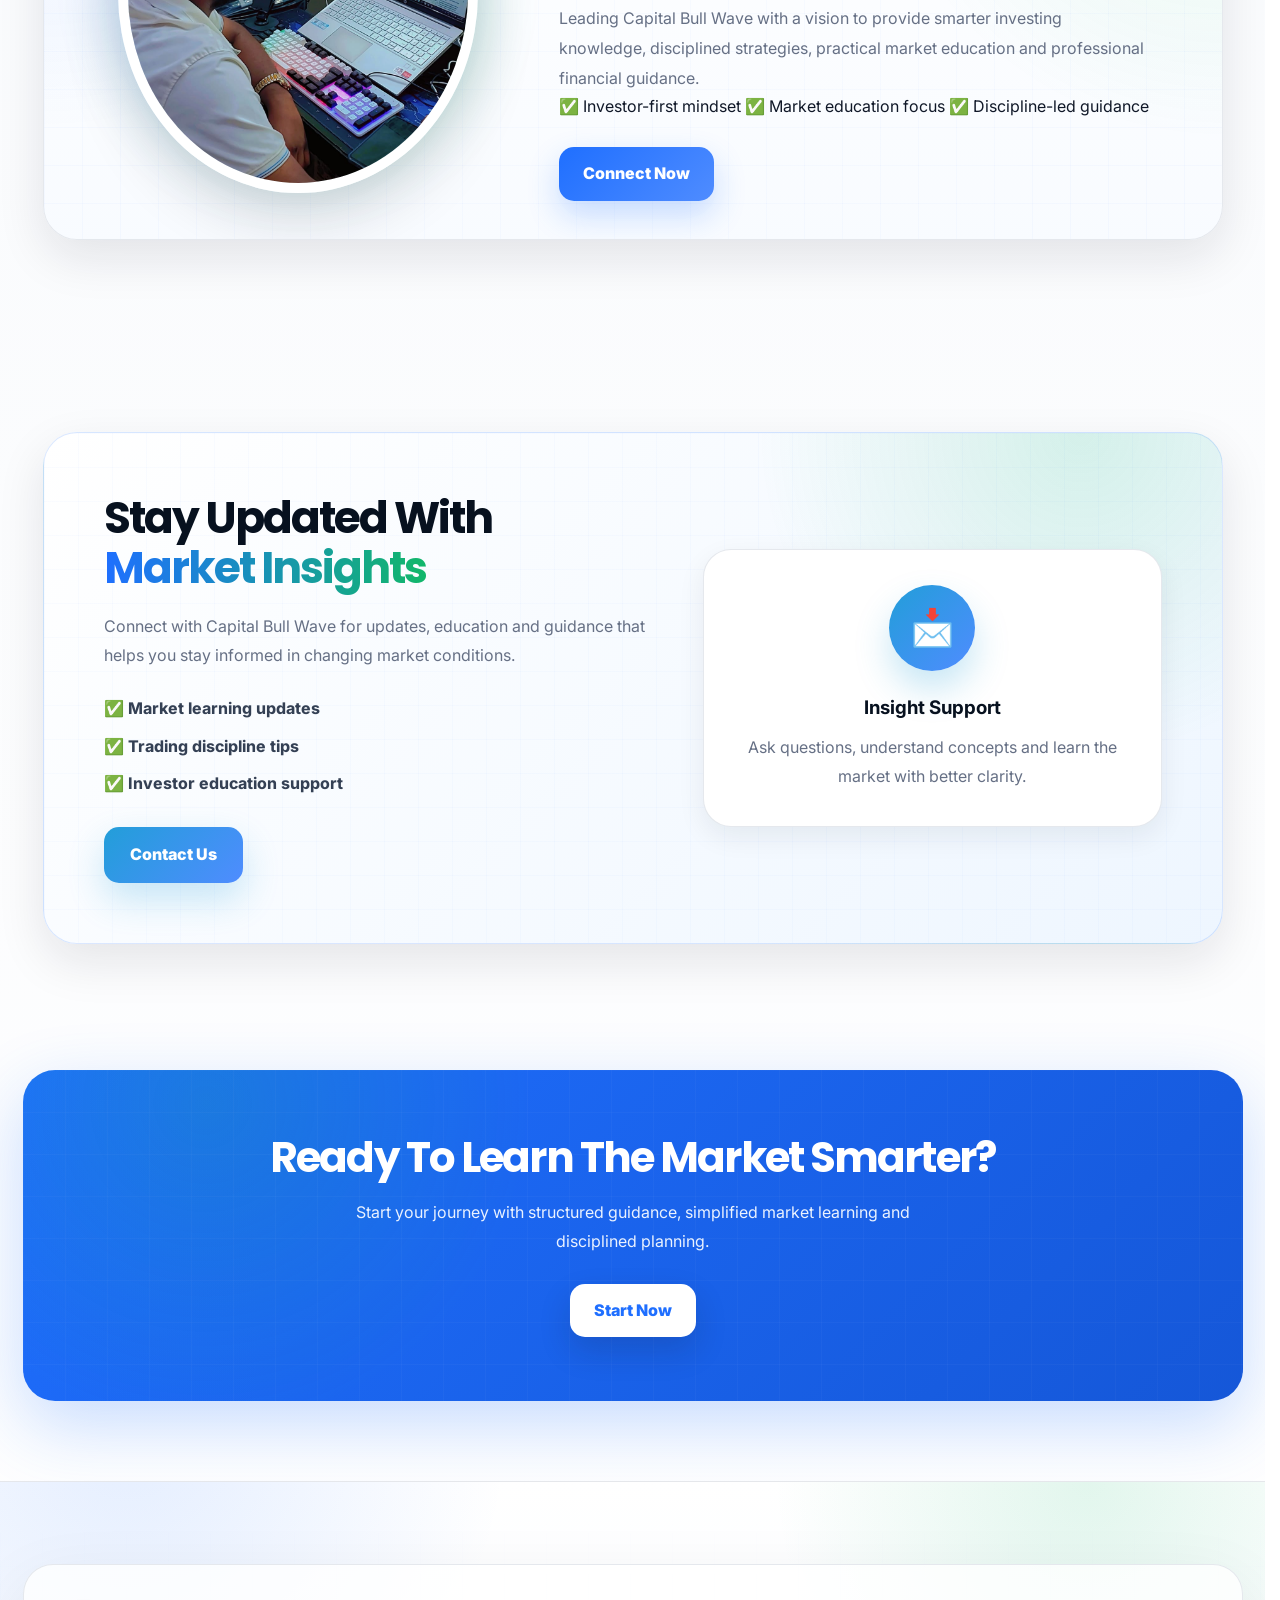
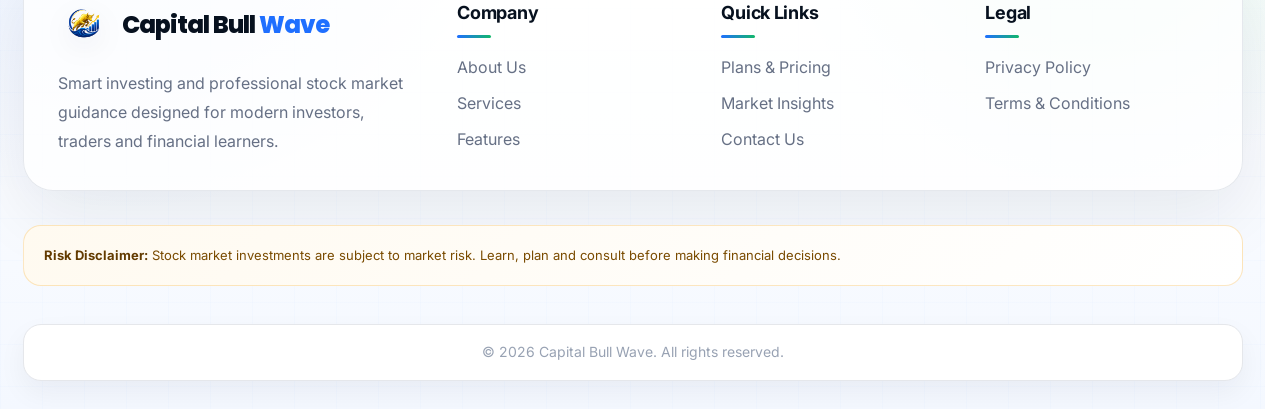
<file: insight.html>
﻿<!DOCTYPE html>
<html lang="en">
<head>
    <meta charset="UTF-8">
    <meta name="viewport" content="width=device-width, initial-scale=1.0">
    <meta name="description" content="Capital Bull Wave market insights, trading education, research notes and investor guidance for smarter financial decisions.">
    <meta name="theme-color" content="#16a34a">
    <meta name="author" content="Capital Bull Wave">
    <meta name="robots" content="index, follow, max-image-preview:large, max-snippet:-1, max-video-preview:-1">

    <title>Market Insights | Capital Bull Wave</title>

    <link rel="canonical" href="https://capitalbullwave.com/insight.html">

    <meta property="og:title" content="Market Insights | Capital Bull Wave">
    <meta property="og:site_name" content="Capital Bull Wave">
    <meta property="og:description" content="Research-backed market insights, trading education and investor guidance from Capital Bull Wave for smarter financial decisions.">
    <meta property="og:image" content="https://capitalbullwave.com/static/image/logo.jpg">
    <meta property="og:url" content="https://capitalbullwave.com/insight.html">
    <meta property="og:type" content="website">
    <meta property="og:locale" content="en_IN">

    <meta name="twitter:card" content="summary_large_image">
    <meta name="twitter:title" content="Market Insights | Capital Bull Wave">
    <meta name="twitter:description" content="Capital Bull Wave market insights, trading education, research notes and investor guidance for smarter financial decisions.">
    <meta name="twitter:image" content="https://capitalbullwave.com/static/image/logo.jpg">

    <link rel="icon" href="/static/image/logo.jpg" type="image/jpeg">
    <link rel="apple-touch-icon" href="/static/image/logo.jpg">
    <link rel="manifest" href="/manifest.json">

    <link rel="preconnect" href="https://fonts.googleapis.com">
    <link rel="preconnect" href="https://fonts.gstatic.com" crossorigin>
    <link href="https://fonts.googleapis.com/css2?family=Inter:wght@300;400;500;600;700;800&family=Poppins:wght@600;700;800&display=swap" rel="stylesheet">
    <link rel="stylesheet" href="static/css/insight.css">
    <link rel="stylesheet" href="static/css/brand.css">

    <script type="application/ld+json">
    {
      "@context": "https://schema.org",
      "@graph": [
        {
          "@type": "Organization",
          "@id": "https://capitalbullwave.com/#organization",
          "name": "Capital Bull Wave",
          "url": "https://capitalbullwave.com/",
          "logo": {
            "@type": "ImageObject",
            "url": "https://capitalbullwave.com/static/image/logo.jpg"
          },
          "email": "capitalbullwave@gmail.com",
          "telephone": "+91-9616212526",
          "sameAs": [
            "https://t.me/bullwavecapital26"
          ]
        },
        {
          "@type": "CollectionPage",
          "@id": "https://capitalbullwave.com/insight.html#webpage",
          "url": "https://capitalbullwave.com/insight.html",
          "name": "Market Insights | Capital Bull Wave",
          "description": "Capital Bull Wave market insights, trading education, research notes and investor guidance for smarter financial decisions.",
          "isPartOf": {
            "@id": "https://capitalbullwave.com/#website"
          },
          "about": {
            "@id": "https://capitalbullwave.com/#organization"
          },
          "inLanguage": "en-IN"
        }
      ]
    }
    </script>
</head>

<body>
    <a href="#main-content" class="skip-link">Skip to content</a>

    <div class="bg left" aria-hidden="true"></div>
    <div class="bg right" aria-hidden="true"></div>

    <div class="candlestick-bg" aria-hidden="true">
        <span></span><span></span><span></span><span></span><span></span>
        <span></span><span></span><span></span><span></span><span></span>
    </div>

    <header class="site-header">
        <nav class="navbar" aria-label="Main navigation">
            <div class="nav-container">
                <a href="index.html" class="logo-box" aria-label="Capital Bull Wave home">
                    <img src="static/image/logo.jpg" alt="Capital Bull Wave Logo">
                    <div class="logo">Capital Bull <span>Wave</span></div>
                </a>

                <button class="mobile-menu-btn" id="menuBtn" type="button" aria-label="Open menu" aria-expanded="false" aria-controls="navMenu">
                    <span></span>
                    <span></span>
                    <span></span>
                </button>

                <ul class="nav-menu" id="navMenu">
                    <li><a href="index.html">Home</a></li>
                    <li><a href="services.html">Services</a></li>
                    <li><a href="insight.html" class="active">Insights</a></li>
                    <li><a href="plans.html">Plans</a></li>
                    <li><a href="contact.html" class="nav-cta">Contact</a></li>
                </ul>
            </div>
        </nav>
    </header>

    <main id="main-content">
        <section class="hero insight-hero">
            <div class="market-grid-bg" aria-hidden="true"></div>

            <div class="hero-container">
                <div class="hero-content reveal">
                    <div class="badge">📈 Market Insights</div>

                    <h1>
                        Smarter Market Views For
                        <span>Confident Investors</span>
                    </h1>

                    <p>
                        Get simple, practical and research-backed insights on market trends,
                        technical levels, risk management and investor education from Capital Bull Wave.
                    </p>

                    <div class="hero-actions hero-buttons">
                        <a href="#latest-insights" class="btn">Explore Insights</a>
                        <a href="contact.html" class="btn-outline">Talk To Expert</a>
                    </div>

                    <div class="hero-trust-strip" aria-label="Insight benefits">
                        <span>✅ Daily market view</span>
                        <span>✅ Risk-first learning</span>
                        <span>✅ Beginner friendly</span>
                    </div>
                </div>

                <aside class="market-widget-box insight-widget reveal" aria-label="Market research dashboard">
                    <div class="widget-heading">
                        <span>Live Learning Desk</span>
                        <strong>Research Overview</strong>
                    </div>

                    <div class="insight-dashboard">
                        <div class="dashboard-top">
                            <div>
                                <small>Today’s Focus</small>
                                <strong>Nifty • Bank Nifty • Stocks</strong>
                            </div>
                            <span class="status-pill">Active</span>
                        </div>

                        <div class="mini-chart" aria-hidden="true">
                            <span style="height:42%"></span>
                            <span style="height:68%"></span>
                            <span style="height:54%"></span>
                            <span style="height:82%"></span>
                            <span style="height:64%"></span>
                            <span style="height:92%"></span>
                        </div>

                        <div class="market-lines">
                            <div class="market-line">
                                <span>Technical Setup</span>
                                <b class="green">Updated</b>
                            </div>
                            <div class="market-line">
                                <span>Risk Notes</span>
                                <b>Included</b>
                            </div>
                            <div class="market-line">
                                <span>Learning Tips</span>
                                <b class="green">Ready</b>
                            </div>
                        </div>
                    </div>
                </aside>
            </div>
        </section>

        <section class="stats-section" aria-label="Insight highlights">
            <div class="stats-grid">
                <div class="stat-card reveal">
                    <h3>Daily</h3>
                    <p>Market Updates</p>
                </div>
                <div class="stat-card reveal">
                    <h3>Risk</h3>
                    <p>Focused Guidance</p>
                </div>
                <div class="stat-card reveal">
                    <h3>Chart</h3>
                    <p>Based Learning</p>
                </div>
                <div class="stat-card reveal">
                    <h3>Smart</h3>
                    <p>Investor Education</p>
                </div>
            </div>
        </section>

        <section class="section broker-tools" id="latest-insights">
            <div class="section-title reveal">
                <h2>Latest <span>Market Insights</span></h2>
                <p>Professional guidance made simple for traders, investors and learners.</p>
            </div>

            <div class="tools-grid insight-grid">
                <article class="tool-card insight-card reveal">
                    <div class="tool-top">
                        <span>Market Update</span>
                        <div class="tool-icon" aria-hidden="true">📈</div>
                    </div>
                    <h3>Daily Market Overview</h3>
                    <p>Understand market direction, sector movement and important index levels before planning your next step.</p>
                    <a href="contact.html" class="card-link">Get updates →</a>
                </article>

                <article class="tool-card insight-card highlight-card reveal">
                    <div class="tool-top">
                        <span>Technical View</span>
                        <div class="tool-icon" aria-hidden="true">📊</div>
                    </div>
                    <h3>Chart & Price Action</h3>
                    <p>Learn support, resistance, breakouts, reversals and momentum through clean technical explanations.</p>
                   <a href="services.html" class="card-link">Explore features →</a>
                </article>

                <article class="tool-card insight-card reveal">
                    <div class="tool-top">
                        <span>Risk Learning</span>
                        <div class="tool-icon" aria-hidden="true">🛡️</div>
                    </div>
                    <h3>Risk Management Notes</h3>
                    <p>Improve discipline with position sizing, stop-loss planning and safer trading behavior.</p>
                    <a href="services.html" class="card-link">View services →</a>
                </article>
            </div>
        </section>

        <section class="trader-section insight-section">
            <div class="trader-container">
                <div class="reveal">
                    <h2>Insights Built For <span>Practical Decisions</span></h2>
                    <p>
                        We focus on clarity instead of noise. Every insight is designed to help you understand
                        what matters, why it matters and how to approach the market with discipline.
                    </p>
                    <a href="plans.html" class="btn">View Plans</a>
                </div>

                <div class="trader-list reveal">
                    <div>✅ Market trend understanding</div>
                    <div>✅ Beginner-friendly explanations</div>
                    <div>✅ Technical levels and planning</div>
                    <div>✅ Long-term investor mindset</div>
                </div>
            </div>
        </section>

        <section class="section categories-section">
            <div class="section-title reveal">
                <h2>Insight <span>Categories</span></h2>
                <p>Choose the type of market learning that fits your investing journey.</p>
            </div>

            <div class="grid categories-grid">
                <article class="card category-card reveal">
                    <div class="icon" aria-hidden="true">⚡</div>
                    <h3>Trading Ideas</h3>
                    <p>Structured ideas with levels, momentum view and risk awareness.</p>
                </article>

                <article class="card category-card reveal">
                    <div class="icon" aria-hidden="true">💼</div>
                    <h3>Investment Learning</h3>
                    <p>Simple education for portfolio building and long-term discipline.</p>
                </article>

                <article class="card category-card reveal">
                    <div class="icon" aria-hidden="true">📚</div>
                    <h3>Market Education</h3>
                    <p>Concepts, patterns and market basics explained in easy language.</p>
                </article>

                <article class="card category-card reveal">
                    <div class="icon" aria-hidden="true">🔎</div>
                    <h3>Research Notes</h3>
                    <p>Clear observations on sectors, price behavior and market sentiment.</p>
                </article>
            </div>
        </section>

        <section class="section founder-section" aria-labelledby="founder-title">
            <div class="founder-card reveal">
                <div class="founder-photo-wrap">
                    <img src="static/image/leadership1.jpg" alt="Rohit Jaiswal, Founder and Proprietor of Capital Bull Wave" class="founder-photo" width="400" height="400" loading="lazy" decoding="async">
                </div>

                <div class="founder-content">
                    <span class="founder-label">Leadership</span>
                    <h2 id="founder-title">Meet The Founder</h2>
                    <h3>Rohit Jaiswal</h3>
                    <div class="team-role">Founder &amp; Proprietor</div>
                    <p>
                        Leading Capital Bull Wave with a vision to provide smarter investing knowledge,
                        disciplined strategies, practical market education and professional financial guidance.
                    </p>

                    <div class="founder-points">
                        <span>✅ Investor-first mindset</span>
                        <span>✅ Market education focus</span>
                        <span>✅ Discipline-led guidance</span>
                    </div>

                    <div class="founder-actions">
                       <a href="contact.html" class="btn">Connect Now</a>
                    </div>
                </div>
            </div>
        </section>

        <section class="telegram-section newsletter-section">
            <div class="telegram-box reveal">
                <div>
                    <h2>Stay Updated With <span>Market Insights</span></h2>
                    <p>
                        Connect with Capital Bull Wave for updates, education and guidance that helps you
                        stay informed in changing market conditions.
                    </p>
                    <div class="telegram-features">
                        <div>✅ Market learning updates</div>
                        <div>✅ Trading discipline tips</div>
                        <div>✅ Investor education support</div>
                    </div>
                   <a href="contact.html" class="telegram-btn">Contact Us</a>
                </div>

                <div class="telegram-card">
                    <div class="telegram-icon" aria-hidden="true">📩</div>
                    <h3>Insight Support</h3>
                    <p>Ask questions, understand concepts and learn the market with better clarity.</p>
                </div>
            </div>
        </section>

        <section class="cta reveal">
            <h2>Ready To Learn The Market Smarter?</h2>
            <p>
                Start your journey with structured guidance, simplified market learning and disciplined planning.
            </p>
           <a href="contact.html" class="btn">Start Now</a>
        </section>
    </main>

    <footer>
        <div class="footer-grid">
            <div>
                <div class="footer-logo">
                    <img src="static/image/logo.jpg" alt="Capital Bull Wave Logo" loading="lazy" decoding="async">
                    <div class="footer-logo-text">Capital Bull <span>Wave</span></div>
                </div>
                <p>
                    Smart investing and professional stock market guidance designed for modern investors,
                    traders and financial learners.
                </p>
            </div>

            <div>
                <h3>Company</h3>
                <a href="about.html">About Us</a>
                <a href="services.html">Services</a>
                <a href="services.html">Features</a>
            </div>

            <div>
                <h3>Quick Links</h3>
                <a href="plans.html">Plans & Pricing</a>
                <a href="insight.html">Market Insights</a>
                <a href="contact.html">Contact Us</a>
            </div>

            <div>
                <h3>Legal</h3>
                <a href="contact.html">Privacy Policy</a>
                <a href="contact.html">Terms & Conditions</a>
            </div>
        </div>

        <div class="market-disclaimer">
            <div>
                <strong>Risk Disclaimer:</strong>
                Stock market investments are subject to market risk. Learn, plan and consult before making financial decisions.
            </div>
        </div>

        <div class="copy">
            <div>© 2026 Capital Bull Wave. All rights reserved.</div>
        </div>
    </footer>

    <a class="whatsapp-float" href="https://wa.me/" aria-label="Chat on WhatsApp">☎</a>

    <script>
        const menuBtn = document.getElementById('menuBtn');
        const navMenu = document.getElementById('navMenu');

        if (menuBtn && navMenu) {
            menuBtn.addEventListener('click', () => {
                const isOpen = navMenu.classList.toggle('active');
                menuBtn.classList.toggle('active', isOpen);
                menuBtn.setAttribute('aria-expanded', String(isOpen));
            });

            navMenu.querySelectorAll('a').forEach((link) => {
                link.addEventListener('click', () => {
                    navMenu.classList.remove('active');
                    menuBtn.classList.remove('active');
                    menuBtn.setAttribute('aria-expanded', 'false');
                });
            });
        }

        window.addEventListener('scroll', () => {
            const navbar = document.querySelector('.navbar');
            if (navbar) navbar.classList.toggle('scrolled', window.scrollY > 20);
        });

        const revealItems = document.querySelectorAll('.reveal');
        if ('IntersectionObserver' in window) {
            const observer = new IntersectionObserver((entries) => {
                entries.forEach((entry) => {
                    if (entry.isIntersecting) {
                        entry.target.classList.add('is-visible');
                        observer.unobserve(entry.target);
                    }
                });
            }, { threshold: 0.12 });

            revealItems.forEach((item) => observer.observe(item));
        } else {
            revealItems.forEach((item) => item.classList.add('is-visible'));
        }
    </script>
</body>
</html>
</file>
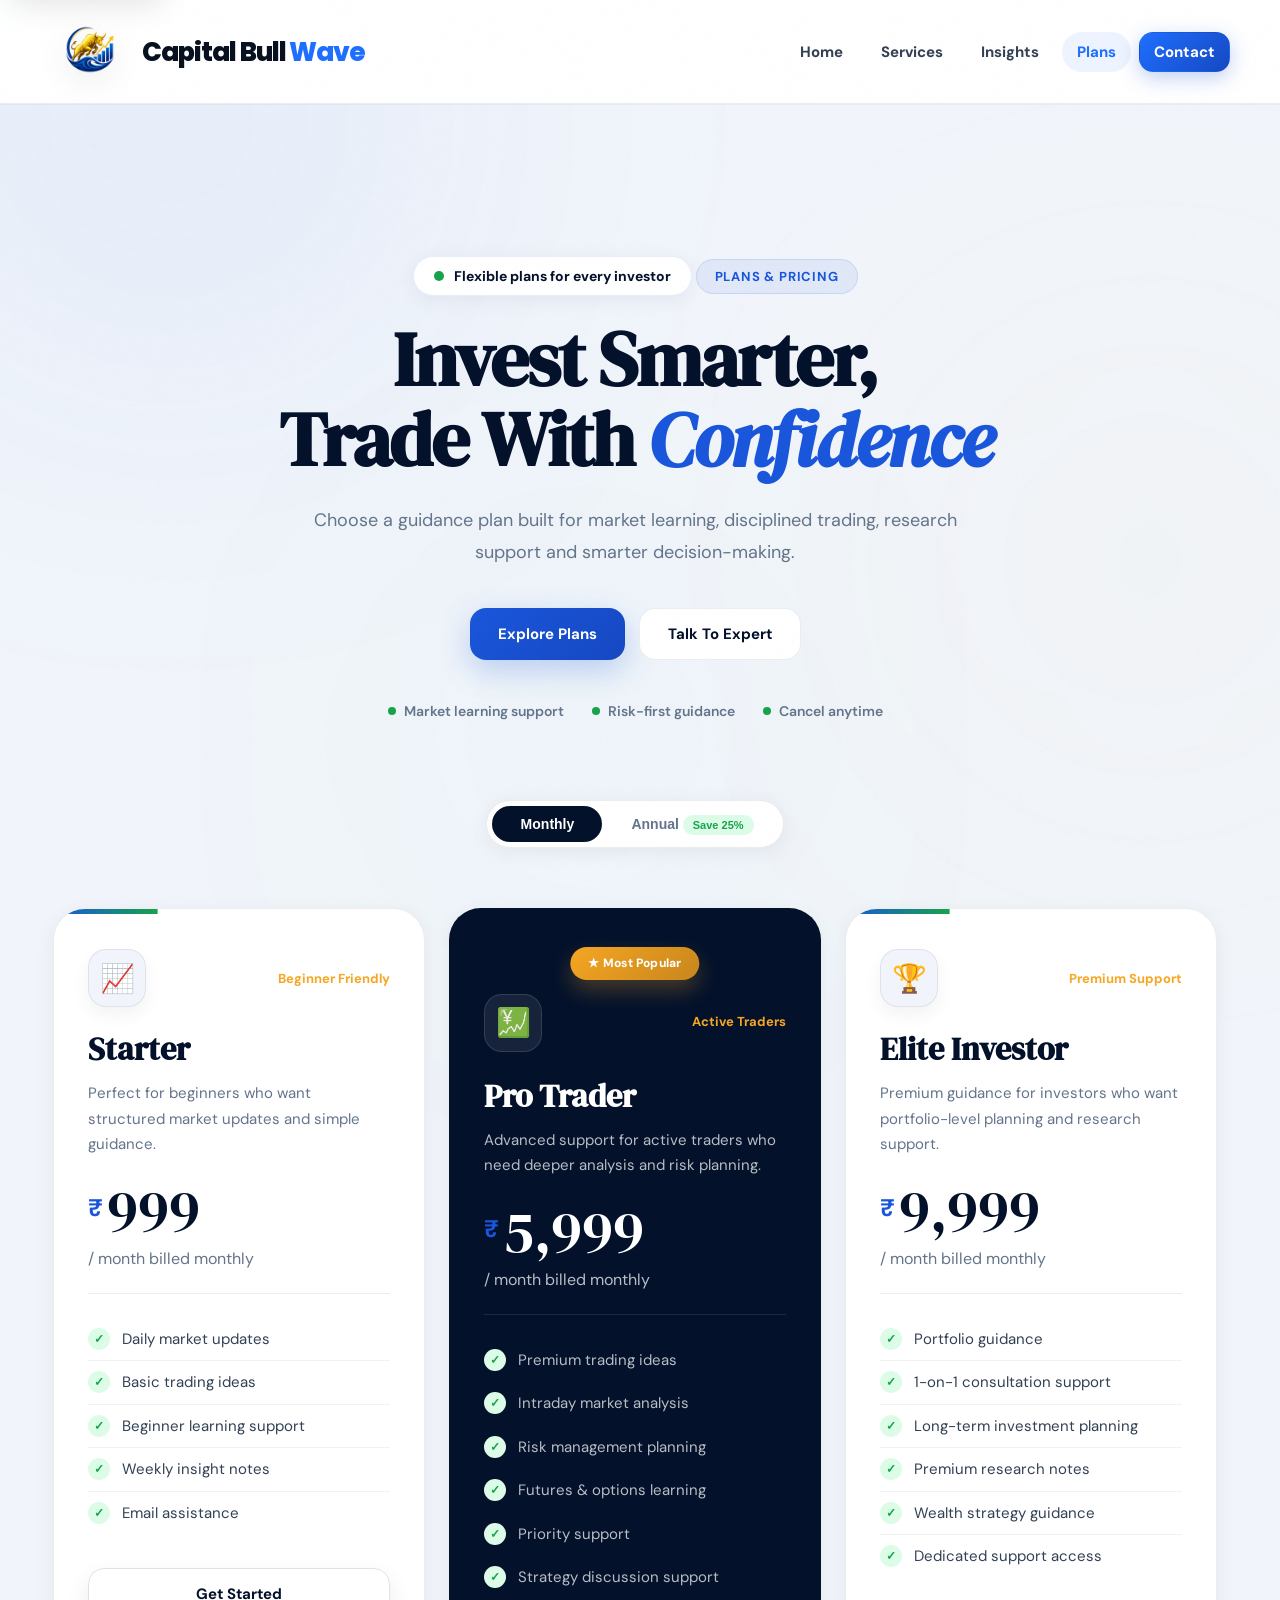
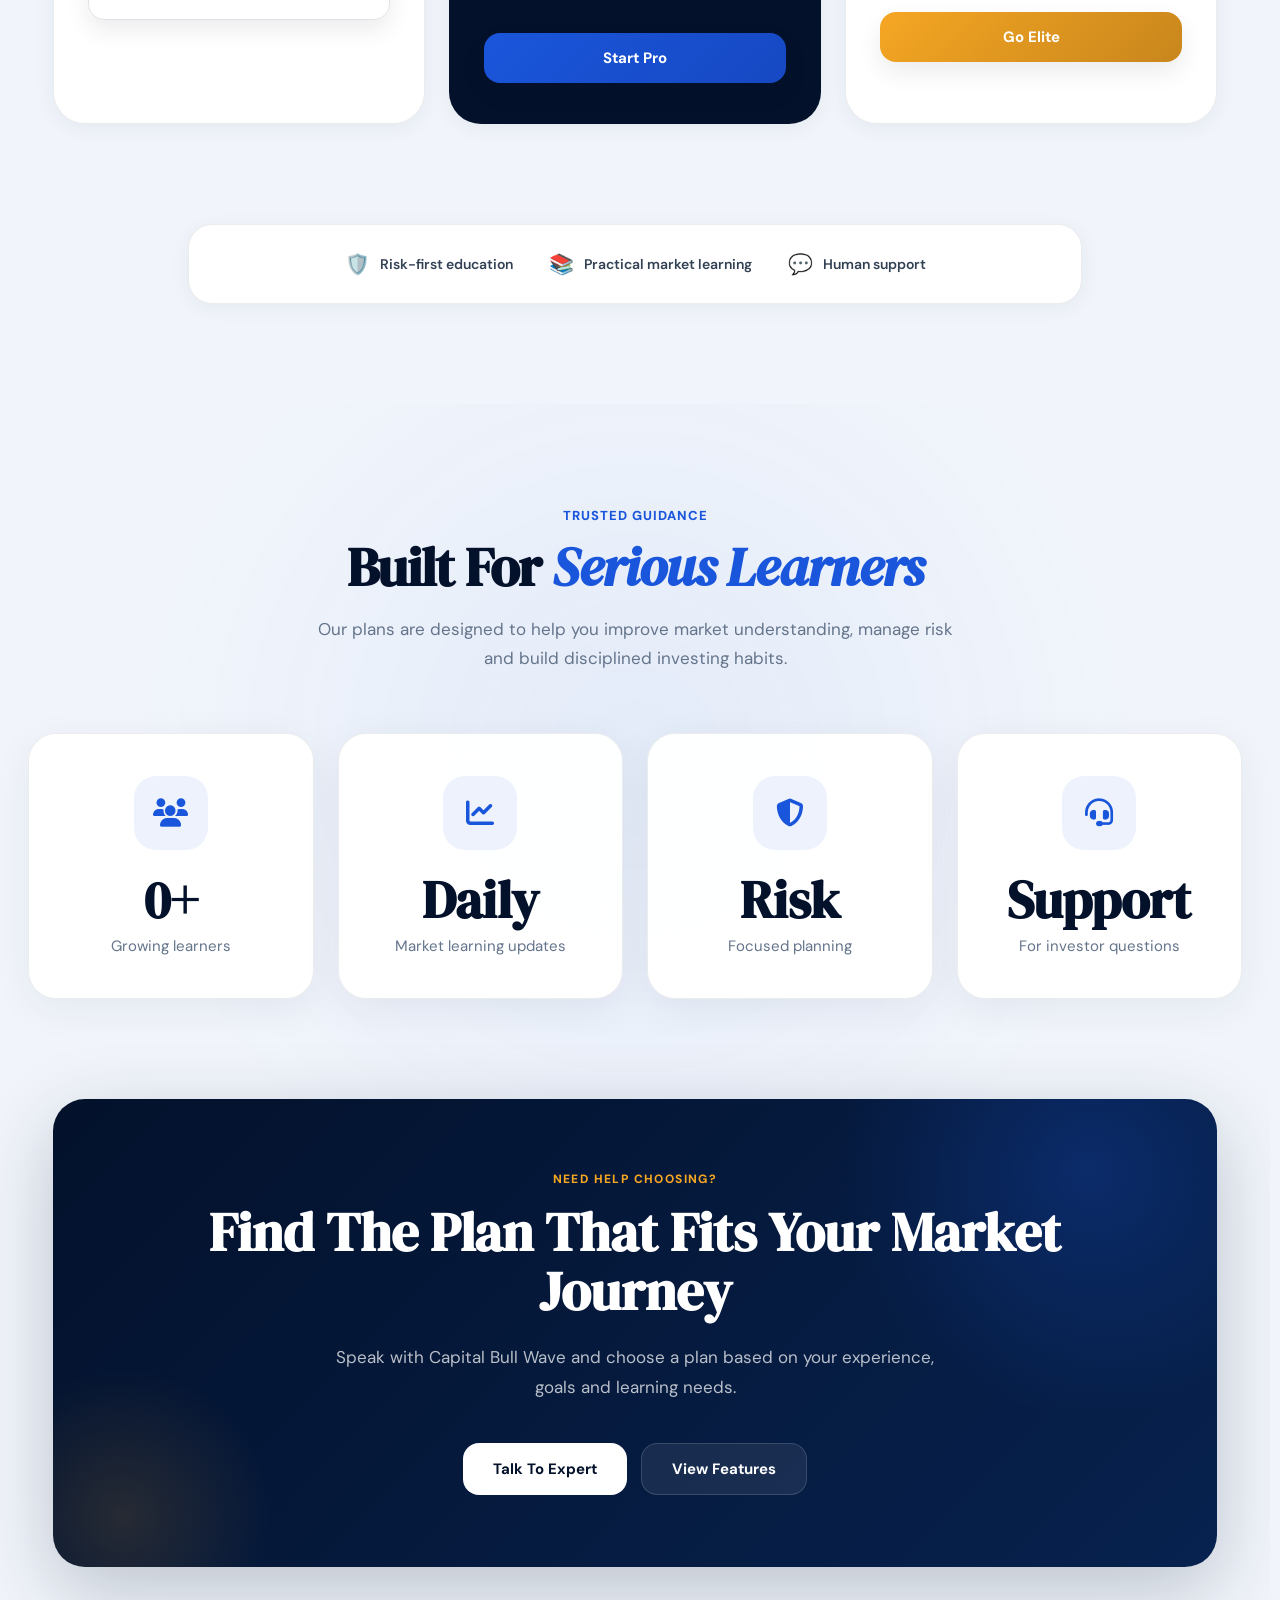
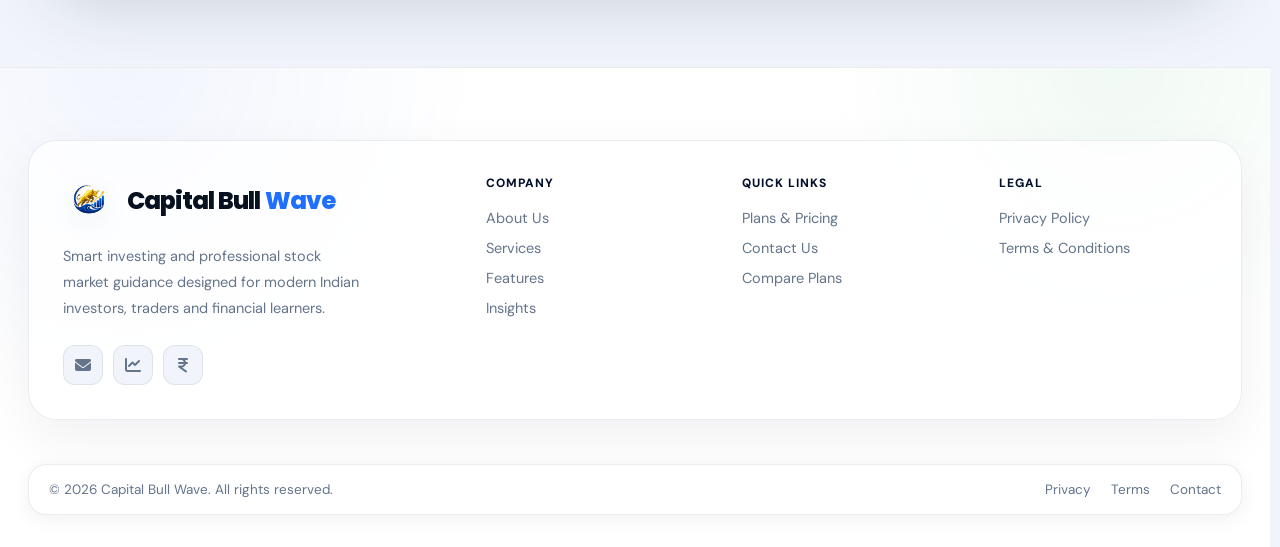
<file: plans.html>
﻿<!DOCTYPE html>
<html lang="en">
<head>
  <meta charset="UTF-8" />
  <meta name="viewport" content="width=device-width, initial-scale=1.0" />

  <title>Plans &amp; Pricing | Capital Bull Wave</title>
  <meta name="description" content="Choose Capital Bull Wave plans for market learning, trading guidance, investor support, research insights and disciplined stock market education." />
  <meta name="theme-color" content="#16a34a" />
  <meta name="author" content="Capital Bull Wave" />
  <meta name="robots" content="index, follow, max-image-preview:large, max-snippet:-1, max-video-preview:-1" />

  <link rel="canonical" href="https://capitalbullwave.com/plans.html" />

  <meta property="og:title" content="Plans &amp; Pricing | Capital Bull Wave" />
  <meta property="og:site_name" content="Capital Bull Wave" />
  <meta property="og:description" content="Flexible Capital Bull Wave plans for market learning, trading guidance, investor support and disciplined stock market education." />
  <meta property="og:image" content="https://capitalbullwave.com/static/image/logo.jpg" />
  <meta property="og:url" content="https://capitalbullwave.com/plans.html" />
  <meta property="og:type" content="website" />
  <meta property="og:locale" content="en_IN" />

  <meta name="twitter:card" content="summary_large_image" />
  <meta name="twitter:title" content="Plans &amp; Pricing | Capital Bull Wave" />
  <meta name="twitter:description" content="Choose Capital Bull Wave plans for market learning, trading guidance, investor support, research insights and disciplined stock market education." />
  <meta name="twitter:image" content="https://capitalbullwave.com/static/image/logo.jpg" />

  <link rel="icon" href="/static/image/logo.jpg" type="image/jpeg" />
  <link rel="apple-touch-icon" href="/static/image/logo.jpg" />
  <link rel="manifest" href="/manifest.json" />

  <link rel="preconnect" href="https://fonts.googleapis.com" />
  <link rel="preconnect" href="https://fonts.gstatic.com" crossorigin />
  <link href="https://fonts.googleapis.com/css2?family=DM+Sans:wght@300;400;500;600;700;800&family=DM+Serif+Display:ital@0;1&family=Poppins:wght@600;700;800&display=swap" rel="stylesheet" />

  <link rel="stylesheet" href="https://cdnjs.cloudflare.com/ajax/libs/font-awesome/6.5.1/css/all.min.css" />
  <link rel="stylesheet" href="static/css/plans.css" />
  <link rel="stylesheet" href="static/css/brand.css" />

  <script type="application/ld+json">
  {
    "@context": "https://schema.org",
    "@graph": [
      {
        "@type": "Organization",
        "@id": "https://capitalbullwave.com/#organization",
        "name": "Capital Bull Wave",
        "url": "https://capitalbullwave.com/",
        "logo": {
          "@type": "ImageObject",
          "url": "https://capitalbullwave.com/static/image/logo.jpg"
        },
        "email": "capitalbullwave@gmail.com",
        "telephone": "+91-9616212526",
        "sameAs": [
          "https://t.me/bullwavecapital26"
        ]
      },
      {
        "@type": "WebPage",
        "@id": "https://capitalbullwave.com/plans.html#webpage",
        "url": "https://capitalbullwave.com/plans.html",
        "name": "Plans & Pricing | Capital Bull Wave",
        "description": "Choose Capital Bull Wave plans for market learning, trading guidance, investor support, research insights and disciplined stock market education.",
        "isPartOf": {
          "@id": "https://capitalbullwave.com/#website"
        },
        "about": {
          "@id": "https://capitalbullwave.com/#organization"
        },
        "inLanguage": "en-IN"
      }
    ]
  }
  </script>
</head>

<body>
  <a href="#main-content" class="skip-link">Skip to content</a>

  <div class="page-loader" id="loader" aria-hidden="true">
    <div class="loader-ring"></div>
  </div>

  <div class="cursor-glow" aria-hidden="true"></div>
  <div class="glow glow-1" aria-hidden="true"></div>
  <div class="glow glow-2" aria-hidden="true"></div>
  <div class="glow glow-3" aria-hidden="true"></div>

  <nav class="mobile-menu" id="mobileMenu" aria-label="Mobile navigation" aria-hidden="true">
    <button class="mobile-close" id="closeMenuBtn" type="button" aria-label="Close menu">
      <i class="fa-solid fa-xmark" aria-hidden="true"></i>
    </button>

    <a href="index.html">Home</a>
<a href="services.html">Services</a>
<a href="services.html">Features</a>
<a href="insight.html">Insights</a>
<a href="plans.html" class="active">Plans</a>
<a href="contact.html">Contact</a>
  </nav>

  <header class="site-header">
    <nav class="navbar" id="navbar" aria-label="Main navigation">
      <div class="nav-container">
        <a href="index.html" class="logo-box">
          <img src="static/image/logo.jpg" alt="Capital Bull Wave Logo" decoding="async" />
          <div class="logo">Capital Bull <span>Wave</span></div>
        </a>

        <ul class="nav-menu">
        <li><a href="index.html">Home</a></li>
<li><a href="services.html">Services</a></li>
<li><a href="insight.html">Insights</a></li>
<li><a href="plans.html" class="active">Plans</a></li>
<li><a href="contact.html" class="nav-cta">Contact</a></li>
        </ul>

        <button class="hamburger" id="hamburger" type="button" aria-label="Open menu" aria-expanded="false" aria-controls="mobileMenu">
          <span></span>
          <span></span>
          <span></span>
        </button>
      </div>
    </nav>
  </header>

  <main id="main-content">
    <section class="hero">
      <div class="hero-badge reveal">
        <span class="pulse-dot" aria-hidden="true"></span>
        Flexible plans for every investor
      </div>

      <div class="hero-eyebrow reveal reveal-delay-1">Plans & Pricing</div>

      <h1 class="reveal reveal-delay-1">
        Invest Smarter,<br />
        Trade With <em>Confidence</em>
      </h1>

      <p class="reveal reveal-delay-2">
        Choose a guidance plan built for market learning, disciplined trading,
        research support and smarter decision-making.
      </p>

      <div class="hero-cta reveal reveal-delay-3">
        <a href="#plans" class="btn-primary">Explore Plans</a>
       <a href="contact.html" class="btn-secondary">Talk To Expert</a>
      </div>

      <div class="hero-meta reveal reveal-delay-3" aria-label="Plan highlights">
        <div class="hero-meta-item">
          <span class="dot" aria-hidden="true"></span>
          Market learning support
        </div>
        <div class="hero-meta-item">
          <span class="dot" aria-hidden="true"></span>
          Risk-first guidance
        </div>
        <div class="hero-meta-item">
          <span class="dot" aria-hidden="true"></span>
          Cancel anytime
        </div>
      </div>
    </section>

    <section class="toggle-wrap reveal" aria-label="Billing cycle">
      <div class="toggle-inner" role="tablist" aria-label="Choose billing period">
        <button class="toggle-btn active" id="btnMonthly" type="button" role="tab" aria-selected="true">
          Monthly
        </button>

        <button class="toggle-btn" id="btnAnnual" type="button" role="tab" aria-selected="false">
          Annual <span class="save-badge">Save 25%</span>
        </button>
      </div>
    </section>

    <section class="plans-section" id="plans" aria-label="Pricing plans">
      <div class="plans-grid">
        <article class="plan-card reveal reveal-delay-1">
          <div class="plan-top">
            <div class="plan-icon-wrap" aria-hidden="true">📈</div>
            <div class="plan-rating">Beginner Friendly</div>
          </div>

          <h2 class="plan-name">Starter</h2>
          <p class="plan-desc">Perfect for beginners who want structured market updates and simple guidance.</p>

          <div class="price-row" aria-label="Starter plan price">
            <span class="currency">₹</span>
            <span class="price" id="p-starter">999</span>
          </div>

          <p class="period">/ month billed <span id="bill-starter">monthly</span></p>

          <div class="divider"></div>

          <ul class="features">
            <li><span class="check-icon">✓</span> Daily market updates</li>
            <li><span class="check-icon">✓</span> Basic trading ideas</li>
            <li><span class="check-icon">✓</span> Beginner learning support</li>
            <li><span class="check-icon">✓</span> Weekly insight notes</li>
            <li><span class="check-icon">✓</span> Email assistance</li>
          </ul>

          <a href="contact.html?plan=starter" class="plan-btn plan-btn-outline">Get Started</a>
        </article>

        <article class="plan-card featured reveal reveal-delay-2">
          <div class="popular-badge">★ Most Popular</div>

          <div class="plan-top">
            <div class="plan-icon-wrap" aria-hidden="true">💹</div>
            <div class="plan-rating">Active Traders</div>
          </div>

          <h2 class="plan-name">Pro Trader</h2>
          <p class="plan-desc">Advanced support for active traders who need deeper analysis and risk planning.</p>

          <div class="price-row" aria-label="Pro Trader plan price">
            <span class="currency">₹</span>
            <span class="price" id="p-pro">5,999</span>
          </div>

          <p class="period">/ month billed <span id="bill-pro">monthly</span></p>

          <div class="divider"></div>

          <ul class="features">
            <li><span class="check-icon">✓</span> Premium trading ideas</li>
            <li><span class="check-icon">✓</span> Intraday market analysis</li>
            <li><span class="check-icon">✓</span> Risk management planning</li>
            <li><span class="check-icon">✓</span> Futures & options learning</li>
            <li><span class="check-icon">✓</span> Priority support</li>
            <li><span class="check-icon">✓</span> Strategy discussion support</li>
          </ul>

         <a href="contact.html?plan=pro-trader" class="plan-btn plan-btn-primary">Start Pro</a>
        </article>

        <article class="plan-card reveal reveal-delay-3">
          <div class="plan-top">
            <div class="plan-icon-wrap" aria-hidden="true">🏆</div>
            <div class="plan-rating">Premium Support</div>
          </div>

          <h2 class="plan-name">Elite Investor</h2>
          <p class="plan-desc">Premium guidance for investors who want portfolio-level planning and research support.</p>

          <div class="price-row" aria-label="Elite Investor plan price">
            <span class="currency">₹</span>
            <span class="price" id="p-elite">9,999</span>
          </div>

          <p class="period">/ month billed <span id="bill-elite">monthly</span></p>

          <div class="divider"></div>

          <ul class="features">
            <li><span class="check-icon">✓</span> Portfolio guidance</li>
            <li><span class="check-icon">✓</span> 1-on-1 consultation support</li>
            <li><span class="check-icon">✓</span> Long-term investment planning</li>
            <li><span class="check-icon">✓</span> Premium research notes</li>
            <li><span class="check-icon">✓</span> Wealth strategy guidance</li>
            <li><span class="check-icon">✓</span> Dedicated support access</li>
          </ul>

          <a href="contact.html?plan=elite-investor" class="plan-btn plan-btn-gold">Go Elite</a>
        </article>
      </div>
    </section>

    <section class="guarantee reveal" aria-label="Service highlights">
      <div class="guarantee-inner">
        <div class="guarantee-item">
          <span class="gi-icon" aria-hidden="true">🛡️</span>
          Risk-first education
        </div>
        <div class="guarantee-item">
          <span class="gi-icon" aria-hidden="true">📚</span>
          Practical market learning
        </div>
        <div class="guarantee-item">
          <span class="gi-icon" aria-hidden="true">💬</span>
          Human support
        </div>
      </div>
    </section>

    <section class="stats-section reveal">
      <div class="stats-bg-blur" aria-hidden="true"></div>

      <div class="stats-container">
        <div class="section-head">
          <div class="section-eyebrow">Trusted Guidance</div>
          <h2>Built For <em>Serious Learners</em></h2>
          <p>
            Our plans are designed to help you improve market understanding,
            manage risk and build disciplined investing habits.
          </p>
        </div>

        <div class="stats-grid">
          <div class="stat-card">
            <div class="stat-icon"><i class="fa-solid fa-users" aria-hidden="true"></i></div>
            <h3><span class="counter" data-target="500">0</span>+</h3>
            <p>Growing learners</p>
          </div>

          <div class="stat-card">
            <div class="stat-icon"><i class="fa-solid fa-chart-line" aria-hidden="true"></i></div>
            <h3>Daily</h3>
            <p>Market learning updates</p>
          </div>

          <div class="stat-card">
            <div class="stat-icon"><i class="fa-solid fa-shield-halved" aria-hidden="true"></i></div>
            <h3>Risk</h3>
            <p>Focused planning</p>
          </div>

          <div class="stat-card">
            <div class="stat-icon"><i class="fa-solid fa-headset" aria-hidden="true"></i></div>
            <h3>Support</h3>
            <p>For investor questions</p>
          </div>
        </div>
      </div>
    </section>

    

    <section class="cta-section reveal">
      <div class="cta-inner">
        <div class="cta-eyebrow">Need help choosing?</div>
        <h2>Find The Plan That Fits Your Market Journey</h2>
        <p>
          Speak with Capital Bull Wave and choose a plan based on your experience,
          goals and learning needs.
        </p>

        <div class="cta-btns">
          <a href="contact.html" class="btn-white">Talk To Expert</a>
          <a href="services.html" class="btn-ghost">View Features</a>
        </div>
      </div>
        </section>

  </main>

  <footer>
  <div class="footer-grid">
    <div class="footer-brand">
      <a href="index.html" class="logo-box">
        <img src="static/image/logo.jpg" alt="Capital Bull Wave Logo" loading="lazy" decoding="async" />
        <div class="logo">Capital Bull <span>Wave</span></div>
      </a>

      <p>
        Smart investing and professional stock market guidance designed for
        modern Indian investors, traders and financial learners.
      </p>

      <div class="footer-social" aria-label="Social links">
        <a class="social-btn" href="contact.html" aria-label="Contact Capital Bull Wave">
          <i class="fa-solid fa-envelope" aria-hidden="true"></i>
        </a>
        <a class="social-btn" href="insight.html" aria-label="Read market insights">
          <i class="fa-solid fa-chart-line" aria-hidden="true"></i>
        </a>
        <a class="social-btn" href="plans.html" aria-label="View plans">
          <i class="fa-solid fa-indian-rupee-sign" aria-hidden="true"></i>
        </a>
      </div>
    </div>

    <div class="footer-col">
      <h4>Company</h4>
      <a href="about.html">About Us</a>
      <a href="services.html">Services</a>
      <a href="services.html">Features</a>
      <a href="insight.html">Insights</a>
    </div>

    <div class="footer-col">
      <h4>Quick Links</h4>
      <a href="plans.html">Plans & Pricing</a>
      <a href="contact.html">Contact Us</a>
      <a href="#plans">Compare Plans</a>
    </div>

    <div class="footer-col">
      <h4>Legal</h4>
      <a href="contact.html">Privacy Policy</a>
      <a href="contact.html">Terms & Conditions</a>
    </div>
  </div>

  <div class="footer-bottom">
    <p>© 2026 Capital Bull Wave. All rights reserved.</p>

    <div class="footer-bottom-links">
      <a href="contact.html">Privacy</a>
      <a href="contact.html">Terms</a>
      <a href="contact.html">Contact</a>
    </div>
  </div>
</footer>

<script>
document.addEventListener("DOMContentLoaded", function () {
  const loader = document.getElementById("loader");
  const mobileMenu = document.getElementById("mobileMenu");
  const hamburger = document.getElementById("hamburger");
  const closeMenuBtn = document.getElementById("closeMenuBtn");
  const navbar = document.getElementById("navbar");

  function hideLoader() {
    if (!loader) return;

    loader.classList.add("hide");

    setTimeout(function () {
      loader.style.display = "none";
    }, 500);
  }

  setTimeout(hideLoader, 2500);

  function setMobileMenu(open) {
    if (!mobileMenu || !hamburger) return;

    mobileMenu.classList.toggle("open", open);
    mobileMenu.setAttribute("aria-hidden", String(!open));
    hamburger.setAttribute("aria-expanded", String(open));
    document.body.classList.toggle("menu-open", open);
  }

  if (hamburger) {
    hamburger.addEventListener("click", function () {
      setMobileMenu(true);
    });
  }

  if (closeMenuBtn) {
    closeMenuBtn.addEventListener("click", function () {
      setMobileMenu(false);
    });
  }

  if (mobileMenu) {
    mobileMenu.querySelectorAll("a").forEach(function (link) {
      link.addEventListener("click", function () {
        setMobileMenu(false);
      });
    });
  }

  function updateNavbar() {
    if (!navbar) return;
    navbar.classList.toggle("scrolled", window.scrollY > 20);
  }

  updateNavbar();

  window.addEventListener("scroll", updateNavbar, {
    passive: true
  });

  const btnMonthly = document.getElementById("btnMonthly");
  const btnAnnual = document.getElementById("btnAnnual");

  const planPrices = {
    monthly: {
      starter: 999,
      pro: 5999,
      elite: 9999,
      label: "monthly"
    },
    annual: {
      starter: 749,
      pro: 4499,
      elite: 7499,
      label: "annually"
    }
  };

  function formatPrice(value) {
    return value.toLocaleString("en-IN");
  }

  function setBillingCycle(mode) {
    const prices = planPrices[mode];
    if (!prices) return;

    if (btnMonthly) {
      btnMonthly.classList.toggle("active", mode === "monthly");
      btnMonthly.setAttribute("aria-selected", String(mode === "monthly"));
    }

    if (btnAnnual) {
      btnAnnual.classList.toggle("active", mode === "annual");
      btnAnnual.setAttribute("aria-selected", String(mode === "annual"));
    }

    const starterPrice = document.getElementById("p-starter");
    const proPrice = document.getElementById("p-pro");
    const elitePrice = document.getElementById("p-elite");
    const billStarter = document.getElementById("bill-starter");
    const billPro = document.getElementById("bill-pro");
    const billElite = document.getElementById("bill-elite");

    if (starterPrice) starterPrice.textContent = formatPrice(prices.starter);
    if (proPrice) proPrice.textContent = formatPrice(prices.pro);
    if (elitePrice) elitePrice.textContent = formatPrice(prices.elite);
    if (billStarter) billStarter.textContent = prices.label;
    if (billPro) billPro.textContent = prices.label;
    if (billElite) billElite.textContent = prices.label;
  }

  if (btnMonthly) {
    btnMonthly.addEventListener("click", function () {
      setBillingCycle("monthly");
    });
  }

  if (btnAnnual) {
    btnAnnual.addEventListener("click", function () {
      setBillingCycle("annual");
    });
  }
});
</script>
<script>
document.addEventListener("DOMContentLoaded", function () {
  document.querySelectorAll(".reveal").forEach(function (el) {
    el.classList.add("active", "show", "is-visible");
  });

  const loader = document.getElementById("loader");
  if (loader) {
    loader.classList.add("hide");
    loader.style.display = "none";
  }
});
</script>
</body>
</html>
</file>
<file: static/css/about.css>
*{
    margin:0;
    padding:0;
    box-sizing:border-box;
}

:root{
    --bg:#f7f9fc;
    --surface:#ffffff;
    --surface-soft:#f9fbff;
    --text:#101828;
    --heading:#07111f;
    --muted:#667085;
    --muted-2:#98a2b3;
    --border:#e5e7eb;
    --border-strong:#d0d5dd;

    --blue:#1f6fff;
    --blue-dark:#1557d8;
    --blue-soft:#eef5ff;

    --green:#12b76a;
    --green-dark:#079455;
    --green-soft:#ecfdf3;

    --red:#f04438;
    --red-soft:#fff1f0;

    --gold:#f5b544;
    --gold-soft:#fff7e6;

    --shadow-xs:0 4px 12px rgba(16,24,40,.05);
    --shadow-sm:0 10px 28px rgba(16,24,40,.07);
    --shadow-md:0 18px 48px rgba(16,24,40,.10);
    --shadow-lg:0 28px 76px rgba(16,24,40,.13);

    --radius-sm:14px;
    --radius-md:20px;
    --radius-lg:28px;
    --radius-xl:34px;

    --container:1220px;
    --nav-height:82px;

    --transition:.28s ease;
}

html{
    scroll-behavior:smooth;
}

body{
    font-family:'Inter',sans-serif;
    color:var(--text);
    background:
        radial-gradient(circle at 12% 2%, rgba(31,111,255,.07), transparent 28%),
        radial-gradient(circle at 90% 8%, rgba(18,183,106,.07), transparent 26%),
        linear-gradient(180deg,#ffffff 0%,#f7f9fc 42%,#ffffff 100%);
    overflow-x:hidden;
    line-height:1.6;
    text-rendering:optimizeLegibility;
}

body::before{
    content:"";
    position:fixed;
    inset:0;
    pointer-events:none;
    z-index:-1;
    background-image:
        linear-gradient(rgba(31,111,255,.035) 1px, transparent 1px),
        linear-gradient(90deg, rgba(31,111,255,.035) 1px, transparent 1px);
    background-size:48px 48px;
    opacity:.45;
    mask-image:linear-gradient(to bottom,#000 0%,transparent 72%);
}

::selection{
    background:rgba(31,111,255,.16);
}

a{
    color:inherit;
    text-decoration:none;
}

img{
    max-width:100%;
    display:block;
}

svg{
    display:block;
}

.site-header,
main,
footer{
    position:relative;
    z-index:2;
}

/* =========================================================
   NAVBAR - SAME HOME PAGE STYLE
========================================================= */
.site-header{
    position:relative;
    z-index:1000;
}

.navbar{
    position:fixed;
    top:0;
    left:0;
    width:100%;
    z-index:1000;
    background:rgba(255,255,255,.98);
    backdrop-filter:saturate(130%) blur(12px);
    border-bottom:1px solid rgba(16,24,40,.08);
    box-shadow:0 1px 0 rgba(16,24,40,.04);
    transition:box-shadow .28s ease, border-color .28s ease;
}

.navbar.scrolled{
    box-shadow:0 14px 38px rgba(16,24,40,.08);
}

.nav-container{
    max-width:var(--container);
    margin:0 auto;
    padding:12px 20px;
    display:flex;
    align-items:center;
    justify-content:space-between;
    gap:24px;
}

.logo-box{
    display:flex;
    align-items:center;
    gap:12px;
    min-width:max-content;
}

.logo-box img{
    width:100px;
    height:100px;
    object-fit:contain;
    filter:drop-shadow(0 7px 14px rgba(16,24,40,.09));
}

.logo{
    font-family:'Poppins',sans-serif;
    font-size:24px;
    font-weight:800;
    letter-spacing:-.04em;
    color:var(--heading);
    line-height:1;
}

.logo span{
    color:var(--blue);
}

.nav-menu{
    display:flex;
    align-items:center;
    gap:8px;
    list-style:none;
}

.nav-menu a{
    position:relative;
    display:inline-flex;
    align-items:center;
    justify-content:center;
    padding:10px 14px;
    color:#344054;
    font-size:15px;
    font-weight:750;
    border-radius:999px;
    transition:color .25s ease, background .25s ease, transform .25s ease;
    -webkit-tap-highlight-color:transparent;
}

.nav-menu a::after{
    content:"";
    position:absolute;
    left:18px;
    right:18px;
    bottom:5px;
    height:2px;
    border-radius:999px;
    background:var(--green);
    transform:scaleX(0);
    transform-origin:center;
    transition:transform .25s ease;
}

.nav-menu a:hover,
.nav-menu a[aria-current="page"]{
    color:var(--blue);
    background:var(--blue-soft);
}

.nav-menu a:hover::after,
.nav-menu a[aria-current="page"]::after{
    transform:scaleX(1);
}

.mobile-menu-btn,
.menu-btn{
    display:none;
    width:44px;
    height:44px;
    border:1px solid var(--border);
    border-radius:14px;
    background:#ffffff;
    cursor:pointer;
    align-items:center;
    justify-content:center;
    flex-direction:column;
    gap:5px;
    z-index:1001;
    box-shadow:var(--shadow-xs);
    color:var(--heading);
}

.mobile-menu-btn span,
.menu-btn span{
    width:22px;
    height:2px;
    background:#1d2939;
    border-radius:99px;
    transition:.3s ease;
}

.mobile-menu-btn.active span:nth-child(1),
.menu-btn.active span:nth-child(1){
    transform:translateY(7px) rotate(45deg);
}

.mobile-menu-btn.active span:nth-child(2),
.menu-btn.active span:nth-child(2){
    opacity:0;
}

.mobile-menu-btn.active span:nth-child(3),
.menu-btn.active span:nth-child(3){
    transform:translateY(-7px) rotate(-45deg);
}

.mobile-menu{
    position:absolute;
    top:100%;
    left:14px;
    right:14px;
    width:auto;
    background:#ffffff;
    border:1px solid var(--border);
    border-radius:0 0 22px 22px;
    box-shadow:var(--shadow-md);
    display:flex;
    flex-direction:column;
    max-height:0;
    overflow:hidden;
    transition:max-height .34s ease, padding .34s ease;
}

.mobile-menu.active{
    max-height:420px;
    padding:14px;
}

.mobile-menu a{
    display:flex;
    align-items:center;
    justify-content:center;
    padding:14px 10px;
    border-radius:12px;
    color:#344054;
    font-weight:750;
    transition:.25s ease;
}

.mobile-menu a:hover,
.mobile-menu a[aria-current="page"]{
    color:var(--blue);
    background:var(--blue-soft);
}

/* =========================================================
   BUTTONS
========================================================= */
.btn,
.btn-outline,
.white-outline,
.highlight-btn{
    position:relative;
    overflow:hidden;
    isolation:isolate;
    display:inline-flex;
    align-items:center;
    justify-content:center;
    gap:10px;
    border-radius:15px;
    font-weight:850;
    transition:transform .25s ease, box-shadow .25s ease, background .25s ease, color .25s ease, border-color .25s ease;
}

.btn{
    background:linear-gradient(135deg,var(--blue),#4f8cff);
    color:#ffffff;
    padding:14px 24px;
    box-shadow:0 14px 32px rgba(31,111,255,.24);
}

.btn::after{
    content:"";
    position:absolute;
    top:0;
    left:-90%;
    width:55%;
    height:100%;
    background:linear-gradient(90deg,transparent,rgba(255,255,255,.35),transparent);
    transform:skewX(-18deg);
    transition:.65s ease;
    z-index:-1;
}

.btn:hover{
    transform:translateY(-3px);
    box-shadow:0 18px 42px rgba(31,111,255,.30);
}

.btn:hover::after{
    left:130%;
}

.btn-outline{
    color:#1d2939;
    border:1px solid #d0d5dd;
    padding:14px 24px;
    background:#ffffff;
    box-shadow:0 10px 25px rgba(16,24,40,.05);
}

.btn-outline:hover{
    border-color:rgba(31,111,255,.42);
    color:var(--blue);
    box-shadow:0 16px 36px rgba(16,24,40,.09);
    transform:translateY(-3px);
}

.white-outline{
    color:#ffffff;
    border:1px solid rgba(255,255,255,.35);
    padding:14px 24px;
    background:rgba(255,255,255,.10);
    backdrop-filter:blur(12px);
}

.white-outline:hover{
    background:#ffffff;
    color:var(--blue);
    transform:translateY(-3px);
}

/* =========================================================
   PAGE + ABOUT HERO
========================================================= */
main{
    padding-top:var(--nav-height);
}

.about-hero{
    position:relative;
    isolation:isolate;
    overflow:hidden;
    padding:96px 20px 112px;
    background:
        linear-gradient(115deg, rgba(255,255,255,.98) 0%, rgba(246,250,255,.98) 58%, rgba(240,255,248,.80) 100%);
}

.about-hero::before{
    content:"";
    position:absolute;
    top:64px;
    right:-150px;
    width:620px;
    height:620px;
    border-radius:50%;
    background:radial-gradient(circle, rgba(31,111,255,.12), transparent 66%);
    z-index:0;
    animation:softPulse 5.4s ease-in-out infinite;
}

.about-hero::after{
    content:"";
    position:absolute;
    left:-90px;
    bottom:-40px;
    width:480px;
    height:280px;
    border-radius:50%;
    background:radial-gradient(circle, rgba(18,183,106,.12), transparent 68%);
    z-index:0;
    opacity:.28;
    filter:blur(45px);
}

.about-hero .market-grid-bg,
.hero-grid-overlay,
.market-grid-overlay,
.chart-grid-overlay{
    position:absolute;
    inset:0;
    pointer-events:none;
    z-index:0;
    background-image:
        linear-gradient(rgba(31,111,255,.05) 1px, transparent 1px),
        linear-gradient(90deg,rgba(31,111,255,.05) 1px,transparent 1px);
    background-size:52px 52px;
    opacity:.46;
    mask-image:linear-gradient(180deg,#000 0%,rgba(0,0,0,.65) 52%,transparent 100%);
}

.hero-container{
    max-width:var(--container);
    margin:0 auto;
    position:relative;
    z-index:2;
    display:grid;
    grid-template-columns:1.06fr .94fr;
    gap:90px;
    align-items:center;
}

.badge,
.mini-badge{
    display:inline-flex;
    align-items:center;
    gap:8px;
    padding:9px 16px;
    margin-bottom:18px;
    border-radius:999px;
    background:#ffffff;
    border:1px solid rgba(31,111,255,.16);
    color:var(--blue);
    font-weight:850;
    font-size:14px;
    box-shadow:0 10px 28px rgba(31,111,255,.07);
}

.badge::before,
.mini-badge::before{
    content:"";
    width:8px;
    height:8px;
    border-radius:50%;
    background:var(--green);
    box-shadow:0 0 0 6px rgba(18,183,106,.12);
}

.mini-badge{
    font-size:12px;
    letter-spacing:.08em;
    text-transform:uppercase;
}

.mini-badge.dark{
    background:rgba(255,255,255,.10);
    color:#ffffff;
    border-color:rgba(255,255,255,.18);
}

.about-hero h1{
    font-family:'Poppins',sans-serif;
    font-size:60px;
    line-height:1.06;
    font-weight:800;
    letter-spacing:-.055em;
    color:var(--heading);
    text-wrap:balance;
}

.about-hero h1 span{
    background:linear-gradient(90deg,var(--blue),var(--green));
    -webkit-background-clip:text;
    background-clip:text;
    -webkit-text-fill-color:transparent;
}

.about-hero p{
    margin-top:22px;
    color:var(--muted);
    font-size:18px;
    line-height:1.82;
    max-width:630px;
    text-wrap:pretty;
}

.hero-buttons,
.cta-buttons{
    margin-top:34px;
    display:flex;
    gap:16px;
    flex-wrap:wrap;
}

/* ---------- ABOUT HERO CARD ---------- */
.hero-card{
    position:relative;
    overflow:hidden;
    background:#ffffff;
    border:1px solid rgba(228,231,236,.95);
    border-radius:32px;
    padding:34px;
    box-shadow:var(--shadow-lg);
    animation:fadeUp .75s .08s ease both;
}

.hero-card::before{
    content:"";
    position:absolute;
    inset:0;
    pointer-events:none;
    background:
        radial-gradient(circle at 88% 0%, rgba(18,183,106,.14), transparent 28%),
        radial-gradient(circle at 10% 10%, rgba(31,111,255,.12), transparent 32%);
}

.hero-card::after{
    content:"";
    position:absolute;
    inset:0;
    pointer-events:none;
    background-image:
        linear-gradient(rgba(31,111,255,.035) 1px, transparent 1px),
        linear-gradient(90deg, rgba(31,111,255,.035) 1px, transparent 1px);
    background-size:34px 34px;
    opacity:.65;
}

.hero-card > *{
    position:relative;
    z-index:2;
}

.hero-card h2{
    font-family:'Poppins',sans-serif;
    color:var(--heading);
    font-size:28px;
    letter-spacing:-.035em;
    margin-bottom:24px;
}

.market-points{
    display:grid;
    gap:16px;
}

.market-point{
    background:#ffffff;
    padding:18px;
    border-radius:18px;
    display:flex;
    justify-content:space-between;
    align-items:center;
    gap:16px;
    border:1px solid rgba(228,231,236,.95);
    box-shadow:0 8px 18px rgba(16,24,40,.04);
    transition:transform .25s ease, box-shadow .25s ease, border-color .25s ease;
}

.market-point:hover{
    transform:translateX(8px);
    border-color:rgba(18,183,106,.25);
    box-shadow:0 18px 42px rgba(16,24,40,.10);
}

.market-point strong{
    display:block;
    color:var(--heading);
    font-size:15px;
    font-weight:900;
    margin-bottom:4px;
}

.market-point small{
    color:var(--muted-2);
    font-size:13px;
    font-weight:700;
}

.market-point span{
    display:inline-flex;
    align-items:center;
    justify-content:center;
    color:var(--green-dark);
    background:var(--green-soft);
    padding:7px 12px;
    border-radius:999px;
    font-weight:900;
    font-size:13px;
    white-space:nowrap;
}

/* =========================================================
   STATS
========================================================= */
.stats,
.stats-grid{
    max-width:var(--container);
    margin:0 auto;
    padding:0 20px;
    display:grid;
    grid-template-columns:repeat(4,1fr);
    gap:22px;
    position:relative;
    z-index:20;
    transform:translateY(-42px);
}

.stat-card{
    position:relative;
    overflow:hidden;
    background:linear-gradient(180deg,rgba(255,255,255,.98),rgba(248,251,255,.98));
    padding:28px;
    border-radius:24px;
    border:1px solid rgba(228,231,236,.94);
    box-shadow:var(--shadow-sm);
    transition:transform .28s ease, box-shadow .28s ease, border-color .28s ease;
    transform-style:preserve-3d;
    will-change:transform;
}

.stat-card::before{
    content:"";
    position:absolute;
    left:0;
    top:0;
    width:100%;
    height:4px;
    background:linear-gradient(90deg,var(--blue),var(--green));
    transform:scaleX(.35);
    transform-origin:left;
    transition:.3s ease;
}

.stat-card::after{
    content:"";
    position:absolute;
    inset:0;
    pointer-events:none;
    opacity:0;
    background:radial-gradient(circle at 30% 0%, rgba(31,111,255,.10), transparent 42%);
    transition:opacity .28s ease;
}

.stat-card:hover{
    transform:translateY(-10px) perspective(900px) rotateX(3deg) rotateY(-3deg);
    box-shadow:0 28px 70px rgba(16,24,40,.14);
    border-color:rgba(31,111,255,.18);
}

.stat-card:hover::before{
    transform:scaleX(1);
}

.stat-card:hover::after{
    opacity:1;
}

.stat-card h3{
    position:relative;
    z-index:2;
    font-size:34px;
    color:var(--heading);
    margin-bottom:8px;
    font-weight:900;
    letter-spacing:-.04em;
}

.stat-card p{
    position:relative;
    z-index:2;
    color:var(--muted);
    font-weight:750;
    font-size:16px;
}

/* =========================================================
   SECTIONS
========================================================= */
.section{
    max-width:var(--container);
    margin:0 auto;
    padding:84px 20px;
}

.section-title{
    text-align:center;
    max-width:760px;
    margin:0 auto;
}

.section-title h2{
    font-family:'Poppins',sans-serif;
    font-size:46px;
    letter-spacing:-.045em;
    line-height:1.15;
    color:var(--heading);
    text-wrap:balance;
}

.section-title h2 span{
    background:linear-gradient(90deg,var(--blue),var(--green));
    -webkit-background-clip:text;
    background-clip:text;
    -webkit-text-fill-color:transparent;
}

.section-title p{
    margin-top:16px;
    color:var(--muted);
    line-height:1.85;
    font-size:16px;
    text-wrap:pretty;
}

/* =========================================================
   STORY / HIGHLIGHT
========================================================= */
.story{
    display:grid;
    grid-template-columns:1fr 1fr;
    gap:36px;
    align-items:stretch;
}

.story-box,
.highlight{
    position:relative;
    overflow:hidden;
    border-radius:32px;
    padding:44px;
}

.story-box{
    background:linear-gradient(180deg,rgba(255,255,255,.98),rgba(248,251,255,.98));
    border:1px solid rgba(228,231,236,.95);
    box-shadow:var(--shadow-sm);
}

.story-box::before{
    content:"";
    position:absolute;
    inset:0;
    pointer-events:none;
    background:radial-gradient(circle at 12% 0%, rgba(31,111,255,.10), transparent 38%);
}

.story-box > *,
.highlight > *{
    position:relative;
    z-index:2;
}

.story-box h2,
.highlight h2{
    font-family:'Poppins',sans-serif;
    font-size:40px;
    line-height:1.18;
    letter-spacing:-.045em;
    margin-bottom:20px;
}

.story-box h2{
    color:var(--heading);
}

.story-box p{
    color:var(--muted);
    line-height:1.88;
    margin-bottom:18px;
    text-wrap:pretty;
}

.story-features{
    display:flex;
    flex-wrap:wrap;
    gap:12px;
    margin-top:26px;
}

.story-features div{
    background:#ffffff;
    color:var(--blue);
    border:1px solid rgba(31,111,255,.14);
    box-shadow:0 8px 18px rgba(16,24,40,.04);
    padding:10px 14px;
    border-radius:999px;
    font-weight:850;
    font-size:14px;
}

.highlight{
    background:
        radial-gradient(circle at 15% 10%, rgba(18,183,106,.18), transparent 30%),
        linear-gradient(135deg,var(--blue),var(--blue-dark));
    color:#ffffff;
    box-shadow:0 24px 70px rgba(31,111,255,.24);
}

.highlight::before{
    content:"";
    position:absolute;
    inset:0;
    background-image:
        linear-gradient(rgba(255,255,255,.10) 1px, transparent 1px),
        linear-gradient(90deg, rgba(255,255,255,.10) 1px, transparent 1px);
    background-size:42px 42px;
    opacity:.28;
}

.highlight p{
    color:#eaf2ff;
    line-height:1.88;
    text-wrap:pretty;
}

.highlight-btn{
    margin-top:28px;
    color:#ffffff;
    font-weight:900;
}

.highlight-btn:hover{
    transform:translateX(8px);
}

/* =========================================================
   CARDS / VALUES / SERVICES
========================================================= */
.grid{
    margin-top:50px;
    display:grid;
    grid-template-columns:repeat(auto-fit,minmax(270px,1fr));
    gap:28px;
}

.card{
    position:relative;
    overflow:hidden;
    background:linear-gradient(180deg,rgba(255,255,255,.98),rgba(248,251,255,.98));
    padding:34px;
    border-radius:28px;
    border:1px solid rgba(228,231,236,.95);
    box-shadow:var(--shadow-sm);
    transition:transform .28s ease, box-shadow .28s ease, border-color .28s ease;
    transform-style:preserve-3d;
    will-change:transform;
}

.card::before{
    content:"";
    position:absolute;
    top:0;
    left:0;
    width:100%;
    height:4px;
    background:linear-gradient(90deg,var(--green),var(--blue));
    opacity:.75;
}

.card::after{
    content:"";
    position:absolute;
    inset:0;
    pointer-events:none;
    opacity:0;
    background:radial-gradient(circle at 30% 0%, rgba(31,111,255,.10), transparent 42%);
    transition:opacity .28s ease;
}

.card:hover{
    transform:translateY(-10px) perspective(900px) rotateX(3deg) rotateY(-3deg);
    box-shadow:0 28px 70px rgba(16,24,40,.14);
    border-color:rgba(31,111,255,.20);
}

.card:hover::after{
    opacity:1;
}

.card > *{
    position:relative;
    z-index:2;
}

.icon{
    width:62px;
    height:62px;
    border-radius:18px;
    background:linear-gradient(145deg,#ffffff,#f0f6ff);
    display:flex;
    align-items:center;
    justify-content:center;
    color:var(--green-dark);
    font-size:30px;
    margin-bottom:22px;
    border:1px solid rgba(228,231,236,.95);
    box-shadow:0 12px 24px rgba(16,24,40,.07);
}

.card h3{
    color:var(--heading);
    font-size:24px;
    margin-bottom:14px;
    letter-spacing:-.025em;
}

.card p{
    color:var(--muted);
    line-height:1.86;
    text-wrap:pretty;
}

/* =========================================================
   VALUE SECTION
========================================================= */
.value-section{
    position:relative;
    overflow:hidden;
    background:
        linear-gradient(135deg,rgba(238,246,255,.92),rgba(236,253,243,.74)),
        #ffffff;
    color:var(--heading);
    padding:92px 20px;
    border-top:1px solid rgba(228,231,236,.75);
    border-bottom:1px solid rgba(228,231,236,.75);
}

.value-section::before{
    content:"";
    position:absolute;
    right:8%;
    top:12%;
    width:280px;
    height:280px;
    border-radius:50%;
    background:rgba(31,111,255,.09);
    filter:blur(26px);
}

.value-container{
    max-width:var(--container);
    margin:0 auto;
    display:grid;
    grid-template-columns:1fr 1fr;
    gap:50px;
    align-items:center;
    position:relative;
    z-index:2;
}

.value-container h2{
    font-family:'Poppins',sans-serif;
    font-size:46px;
    line-height:1.15;
    letter-spacing:-.045em;
    color:var(--heading);
    text-wrap:balance;
}

.value-container h2 span{
    background:linear-gradient(90deg,var(--blue),var(--green));
    -webkit-background-clip:text;
    background-clip:text;
    -webkit-text-fill-color:transparent;
}

.value-container p{
    margin-top:18px;
    color:var(--muted);
    line-height:1.9;
    font-size:17px;
    text-wrap:pretty;
}

.value-list{
    display:grid;
    gap:16px;
}

.value-list div{
    background:#ffffff;
    border:1px solid rgba(228,231,236,.95);
    padding:18px;
    border-radius:18px;
    font-weight:800;
    color:#344054;
    box-shadow:var(--shadow-sm);
    transition:transform .25s ease, box-shadow .25s ease, border-color .25s ease;
}

.value-list div:hover{
    transform:translateX(8px) perspective(900px) rotateY(-2deg);
    border-color:rgba(18,183,106,.25);
    box-shadow:0 18px 42px rgba(16,24,40,.10);
}

/* =========================================================
   TEAM
========================================================= */
.team-card{
    text-align:center;
    max-width:430px;
    margin:50px auto 0;
}

.avatar{
    width:115px;
    height:115px;
    border-radius:50%;
    background:linear-gradient(135deg,var(--blue),var(--green));
    margin:0 auto 24px;
    display:flex;
    align-items:center;
    justify-content:center;
    color:#ffffff;
    font-size:42px;
    font-weight:900;
    box-shadow:0 20px 40px rgba(31,111,255,.22);
    border:6px solid #ffffff;
}

.role{
    color:var(--blue);
    font-weight:900;
    margin-bottom:14px;
}

.team-tags{
    display:flex;
    justify-content:center;
    flex-wrap:wrap;
    gap:10px;
    margin-top:20px;
}

.team-tags span{
    background:#ffffff;
    color:var(--blue);
    border:1px solid rgba(31,111,255,.14);
    box-shadow:0 8px 18px rgba(16,24,40,.04);
    padding:8px 12px;
    border-radius:999px;
    font-size:13px;
    font-weight:850;
}

/* =========================================================
   CTA
========================================================= */
.cta{
    max-width:var(--container);
    margin:30px auto 80px;
    padding:64px 20px;
    border-radius:32px;
    text-align:center;
    background:
        radial-gradient(circle at 15% 10%, rgba(18,183,106,.18), transparent 30%),
        linear-gradient(135deg,var(--blue),var(--blue-dark));
    color:#ffffff;
    box-shadow:0 24px 70px rgba(31,111,255,.24);
    position:relative;
    overflow:hidden;
}

.cta::before{
    content:"";
    position:absolute;
    inset:0;
    background-image:
        linear-gradient(rgba(255,255,255,.10) 1px, transparent 1px),
        linear-gradient(90deg, rgba(255,255,255,.10) 1px, transparent 1px);
    background-size:42px 42px;
    opacity:.28;
}

.cta-content,
.cta > *{
    position:relative;
    z-index:2;
}

.cta h2{
    font-family:'Poppins',sans-serif;
    font-size:42px;
    line-height:1.18;
    letter-spacing:-.045em;
    color:#ffffff;
    text-wrap:balance;
}

.cta p{
    color:#eaf2ff;
    margin:16px auto 28px;
    max-width:680px;
    line-height:1.8;
    text-wrap:pretty;
}

.cta-buttons{
    justify-content:center;
}

.cta .btn{
    background:#ffffff;
    color:var(--blue);
    box-shadow:0 14px 32px rgba(16,24,40,.16);
}

/* =========================================================
   FOOTER - SAME HOME PAGE FEEL
========================================================= */
footer{
    position:relative;
    overflow:hidden;
    padding:82px 20px 28px;
    background:
        radial-gradient(circle at 10% -10%, rgba(31,111,255,.12), transparent 30%),
        radial-gradient(circle at 86% 0%, rgba(18,183,106,.12), transparent 26%),
        linear-gradient(180deg,#ffffff 0%,#f4f8ff 100%);
    border-top:1px solid var(--border);
}

footer::before{
    content:"";
    position:absolute;
    inset:0;
    pointer-events:none;
    opacity:.48;
    background-image:
        linear-gradient(rgba(31,111,255,.035) 1px, transparent 1px),
        linear-gradient(90deg,rgba(31,111,255,.035) 1px,transparent 1px);
    background-size:42px 42px;
    mask-image:linear-gradient(180deg,transparent,#000 35%,#000 100%);
}

footer > *{
    position:relative;
    z-index:2;
}

.footer-grid{
    max-width:var(--container);
    margin:0 auto;
    display:grid;
    grid-template-columns:1.45fr .9fr .9fr .9fr;
    gap:42px;
    background:rgba(255,255,255,.78);
    border:1px solid rgba(228,231,236,.95);
    border-radius:30px;
    padding:34px;
    box-shadow:0 24px 70px rgba(16,24,40,.08);
}

.footer-logo{
    display:flex;
    align-items:center;
    gap:12px;
    margin-bottom:18px;
}

.footer-logo img{
    width:52px;
    height:52px;
    object-fit:contain;
    filter:drop-shadow(0 7px 14px rgba(16,24,40,.08));
}

.footer-logo-text{
    font-family:'Poppins',sans-serif;
    font-size:24px;
    font-weight:800;
    letter-spacing:-.04em;
    color:var(--heading);
}

.footer-logo-text span{
    color:var(--blue);
}

footer h3{
    position:relative;
    padding-bottom:10px;
    margin-bottom:16px;
    font-size:18px;
    color:var(--heading);
    letter-spacing:-.015em;
}

footer h3::after{
    content:"";
    position:absolute;
    left:0;
    bottom:0;
    width:34px;
    height:3px;
    border-radius:99px;
    background:linear-gradient(90deg,var(--blue),var(--green));
}

footer p{
    color:var(--muted);
    line-height:1.82;
    max-width:390px;
    text-wrap:pretty;
}

footer a{
    display:block;
    width:max-content;
    color:var(--muted);
    margin-top:9px;
    line-height:1.7;
    transition:color .22s ease, transform .22s ease;
    -webkit-tap-highlight-color:transparent;
}

footer a:hover{
    color:var(--blue);
    transform:translateX(3px);
}

.footer-socials,
.social-links{
    display:flex;
    gap:10px;
    margin-top:18px;
}

.footer-socials a,
.social-links a{
    width:38px;
    height:38px;
    border-radius:12px;
    display:inline-flex;
    align-items:center;
    justify-content:center;
    background:#ffffff;
    border:1px solid var(--border);
    color:#344054;
    box-shadow:0 8px 18px rgba(16,24,40,.04);
    margin-top:0;
    transition:transform .25s ease, box-shadow .25s ease, background .25s ease, color .25s ease;
}

.footer-socials a:hover,
.social-links a:hover{
    color:#ffffff;
    background:var(--blue);
    transform:translateY(-3px);
}

.copy{
    max-width:var(--container);
    margin:38px auto 0;
    justify-content:center;
    background:#ffffff;
    border:1px solid var(--border);
    border-radius:18px;
    padding:16px 20px;
    box-shadow:0 12px 28px rgba(16,24,40,.05);
    color:var(--muted-2);
    display:flex;
    align-items:center;
    gap:14px;
    font-size:14px;
}

/* =========================================================
   FLOATING CANDLESTICK BACKGROUND - OPTIONAL
   Add this HTML if needed:
   <div class="candlestick-bg"><span></span>...10 spans...</div>
========================================================= */
.candlestick-bg{
    position:fixed;
    inset:0;
    pointer-events:none;
    z-index:1;
    overflow:hidden;
    opacity:.045;
    mix-blend-mode:multiply;
}

.candlestick-bg span{
    position:absolute;
    width:4px;
    border-radius:999px;
    background:var(--green);
    filter:blur(.15px);
    animation:marketFloat 12s ease-in-out infinite;
}

.candlestick-bg span::before{
    content:"";
    position:absolute;
    left:50%;
    transform:translateX(-50%);
    width:1px;
    background:inherit;
    opacity:.75;
}

.candlestick-bg span:nth-child(1){left:4%; top:12%; height:80px;}
.candlestick-bg span:nth-child(1)::before{height:130px; top:-25px;}
.candlestick-bg span:nth-child(2){left:12%; top:58%; height:55px; background:var(--red);}
.candlestick-bg span:nth-child(2)::before{height:100px; top:-22px;}
.candlestick-bg span:nth-child(3){left:21%; top:24%; height:95px; animation-delay:1.1s;}
.candlestick-bg span:nth-child(3)::before{height:150px; top:-28px;}
.candlestick-bg span:nth-child(4){left:31%; top:74%; height:60px; background:var(--red); animation-delay:1.8s;}
.candlestick-bg span:nth-child(4)::before{height:110px; top:-22px;}
.candlestick-bg span:nth-child(5){left:43%; top:18%; height:120px; animation-delay:.5s;}
.candlestick-bg span:nth-child(5)::before{height:180px; top:-30px;}
.candlestick-bg span:nth-child(6){left:57%; top:66%; height:70px; background:var(--red); animation-delay:2.2s;}
.candlestick-bg span:nth-child(6)::before{height:120px; top:-24px;}
.candlestick-bg span:nth-child(7){left:69%; top:16%; height:110px; animation-delay:1.4s;}
.candlestick-bg span:nth-child(7)::before{height:170px; top:-32px;}
.candlestick-bg span:nth-child(8){left:81%; top:72%; height:65px; animation-delay:.8s;}
.candlestick-bg span:nth-child(8)::before{height:120px; top:-25px;}
.candlestick-bg span:nth-child(9){left:91%; top:28%; height:90px; animation-delay:2.8s;}
.candlestick-bg span:nth-child(9)::before{height:145px; top:-28px;}
.candlestick-bg span:nth-child(10){left:96%; top:82%; height:48px; background:var(--red); animation-delay:3.2s;}
.candlestick-bg span:nth-child(10)::before{height:95px; top:-20px;}

/* =========================================================
   REVEAL / PAGE TRANSITION
========================================================= */
[data-animate],
.reveal{
    opacity:0;
    transform:translateY(28px);
    transition:opacity .68s ease, transform .68s ease;
}

[data-animate].is-visible,
.reveal.show,
.reveal.is-visible{
    opacity:1;
    transform:translateY(0);
}

[data-animate="fade-left"]{transform:translateX(34px);}
[data-animate="fade-right"]{transform:translateX(-34px);}
[data-animate="zoom-in"]{transform:scale(.96);}

[data-animate="fade-left"].is-visible,
[data-animate="fade-right"].is-visible,
[data-animate="zoom-in"].is-visible{
    transform:none;
}

.page-transition,
.route-transition,
.transition-layer{
    position:fixed;
    inset:0;
    z-index:99998;
    pointer-events:none;
    background:linear-gradient(135deg,#ffffff,#eef6ff);
    transform:translateY(100%);
}

.page-transition.active,
.route-transition.active,
.transition-layer.active,
.page-transition.is-active,
.route-transition.is-active,
.transition-layer.is-active{
    animation:routeSlide .7s ease both;
}

/* =========================================================
   ANIMATIONS
========================================================= */
@keyframes fadeUp{
    from{opacity:0; transform:translateY(26px);}
    to{opacity:1; transform:translateY(0);}
}

@keyframes softPulse{
    0%,100%{transform:scale(1); opacity:.78;}
    50%{transform:scale(1.06); opacity:1;}
}

@keyframes marketFloat{
    0%,100%{transform:translateY(0); opacity:.45;}
    50%{transform:translateY(-16px); opacity:.9;}
}

@keyframes routeSlide{
    0%{transform:translateY(100%);}
    42%{transform:translateY(0);}
    100%{transform:translateY(-100%);}
}

@media (prefers-reduced-motion: reduce){
    *,*::before,*::after{
        animation-duration:.01ms !important;
        animation-iteration-count:1 !important;
        scroll-behavior:auto !important;
        transition-duration:.01ms !important;
    }
}

/* =========================================================
   RESPONSIVE
========================================================= */
@media(max-width:1024px){
    .hero-container,
    .story,
    .value-container{
        grid-template-columns:1fr;
    }

    .hero-container{
        text-align:center;
        gap:48px;
    }

    .about-hero p{
        margin-left:auto;
        margin-right:auto;
    }

    .hero-buttons{
        justify-content:center;
    }

    .stats,
    .stats-grid{
        grid-template-columns:repeat(2,1fr);
        transform:none;
        margin-top:32px;
    }

    .footer-grid{
        grid-template-columns:repeat(2,1fr);
    }
}

@media(max-width:768px){
    .mobile-menu-btn,
    .menu-btn{
        display:flex;
    }

    .nav-container{
        padding:12px 16px;
    }

    .nav-menu{
        position:absolute;
        top:75px;
        left:14px;
        right:14px;
        width:auto;
        background:#ffffff;
        flex-direction:column;
        align-items:center;
        gap:0;
        padding:14px;
        border-radius:0 0 22px 22px;
        border:1px solid var(--border);
        box-shadow:var(--shadow-md);
        opacity:0;
        visibility:hidden;
        transform:translateY(-12px);
        transition:.3s ease;
        z-index:1000;
    }

    .nav-menu.active{
        opacity:1;
        visibility:visible;
        transform:translateY(0);
    }

    .nav-menu li{
        width:100%;
        text-align:center;
    }

    .nav-menu a{
        display:flex;
        width:100%;
        padding:14px 10px;
        border-radius:12px;
    }

    .nav-menu a::after{
        display:none;
    }

    .logo-box img{
        width:48px;
        height:48px;
    }

    .logo{
        font-size:20px;
    }

    main{
        padding-top:72px;
    }

    .about-hero{
        padding:72px 20px 86px;
    }

    .about-hero h1{
        font-size:42px;
        letter-spacing:-.045em;
    }

    .about-hero p{
        font-size:16px;
    }

    .section-title h2,
    .cta h2,
    .value-container h2{
        font-size:34px;
    }

    .story-box h2,
    .highlight h2{
        font-size:32px;
    }

    .hero-card,
    .story-box,
    .highlight,
    .card{
        padding:28px;
    }

    .section{
        padding:64px 20px;
    }

    .value-section{
        padding:64px 20px;
    }

    .cta{
        margin-bottom:60px;
        border-radius:28px;
        padding:55px 20px;
    }

    footer h3::after{
        left:50%;
        transform:translateX(-50%);
    }
}

@media(max-width:600px){
    .stats,
    .stats-grid{
        grid-template-columns:1fr;
        gap:16px;
    }

    .footer-grid{
        grid-template-columns:1fr;
        text-align:center;
        padding:24px 18px;
    }

    .footer-logo,
    .footer-socials,
    .social-links{
        justify-content:center;
    }

    footer p,
    footer a{
        margin-left:auto;
        margin-right:auto;
    }

    .market-point{
        flex-direction:column;
        align-items:flex-start;
    }

    .btn,
    .btn-outline,
    .white-outline{
        width:100%;
    }

    .hero-buttons,
    .cta-buttons{
        flex-direction:column;
    }

    .about-hero h1{
        font-size:36px;
    }

    .copy{
        flex-direction:column;
        text-align:center;
    }
}
</file>
<file: static/css/brand.css>
/* Shared logo / brand styles for all pages */

html{
    scrollbar-gutter:stable;
}

:root{
    --site-header-max:1220px;
    --site-header-pad-y:12px;
    --site-header-pad-x:20px;
    --nav-height:104px;
    --nav-link-height:40px;
}

/* Unified header / navbar layout */
.site-header{
    position:relative;
    z-index:1000;
    height:var(--nav-height);
    flex-shrink:0;
}

/* site-header already reserves navbar space — avoid double gap on main */
.site-header + main,
.site-header ~ main{
    padding-top:0;
}

header.navbar,
nav.navbar,
.navbar{
    position:fixed;
    top:0;
    left:0;
    width:100%;
    height:var(--nav-height);
    z-index:1000;
    overflow:hidden;
    background:rgba(255,255,255,.98);
    backdrop-filter:saturate(130%) blur(12px);
    -webkit-backdrop-filter:saturate(130%) blur(12px);
    border-bottom:1px solid rgba(16,24,40,.08);
    box-shadow:0 1px 0 rgba(16,24,40,.04);
    transition:box-shadow .28s ease, border-color .28s ease;
}

.navbar.scrolled{
    box-shadow:0 14px 38px rgba(16,24,40,.08);
}

.site-header .nav-container,
.navbar .nav-container,
.navbar > .container{
    max-width:var(--site-header-max);
    width:100%;
    height:var(--nav-height);
    min-height:var(--nav-height);
    max-height:var(--nav-height);
    margin:0 auto;
    padding:var(--site-header-pad-y) var(--site-header-pad-x);
    box-sizing:border-box;
    display:flex;
    align-items:center;
    justify-content:space-between;
    gap:24px;
}

.navbar .nav-menu{
    display:flex;
    align-items:center;
    gap:8px;
    list-style:none;
    margin:0;
    padding:0;
    flex-shrink:0;
}

.navbar .nav-menu li{
    display:flex;
    align-items:center;
}

.navbar .nav-menu a{
    position:relative;
    display:inline-flex;
    align-items:center;
    justify-content:center;
    min-height:var(--nav-link-height);
    padding:10px 14px;
    color:#344054;
    font-size:15px;
    font-weight:750;
    line-height:1;
    border-radius:999px;
    border:1px solid transparent;
    box-sizing:border-box;
    text-decoration:none;
    white-space:nowrap;
    transform:none;
    transition:color .25s ease, background .25s ease;
}

.navbar .nav-menu a::after,
.navbar .nav-menu a::before{
    display:none;
    content:none;
}

.navbar .nav-menu a:hover,
.navbar .nav-menu a.active,
.navbar .nav-menu a[aria-current="page"]{
    color:#1f6fff;
    background:rgba(31,111,255,.08);
    transform:none;
}

.navbar .nav-menu a.nav-cta,
.navbar .nav-menu a.nav-cta:hover,
.navbar .nav-menu a.nav-cta.active,
.navbar .nav-menu a.nav-cta[aria-current="page"]{
    background:linear-gradient(135deg,#1f6fff,#1648c2);
    color:#ffffff;
    border-color:transparent;
    border-radius:14px;
    box-shadow:0 6px 20px rgba(26,86,219,.28);
    transform:none;
}
a.logo-box,
.logo-box{
    display:flex;
    align-items:center;
    gap:12px;
    min-width:max-content;
    text-decoration:none;
    color:inherit;
}

.navbar .logo-box img,
a.logo-box img{
    width:80px;
    height:80px;
    object-fit:contain;
    flex-shrink:0;
    border-radius:0;
    box-shadow:none;
    filter:drop-shadow(0 7px 14px rgba(16,24,40,.09));
    transition:none;
    transform:none;
}

.navbar .logo-box:hover img,
a.logo-box:hover img{
    transform:none;
}

.logo,
.logo-text{
    font-family:'Poppins',sans-serif;
    font-size:26px;
    font-weight:800;
    letter-spacing:-.04em;
    color:#07111f;
    line-height:1;
}

.logo span,
.logo-text span{
    color:#1f6fff;
}

.footer-logo img,
.footer-brand .logo-box img{
    width:52px;
    height:52px;
    object-fit:contain;
    border-radius:0;
    filter:drop-shadow(0 7px 14px rgba(16,24,40,.08));
}

.footer-logo-text,
.footer-brand .logo,
.footer-brand .logo-text{
    font-family:'Poppins',sans-serif;
    font-size:24px;
    font-weight:800;
    letter-spacing:-.04em;
    color:#07111f;
    line-height:1;
}

.footer-logo-text span,
.footer-brand .logo span,
.footer-brand .logo-text span{
    color:#1f6fff;
}

@media (max-width:768px){
    :root{
        --nav-height:76px;
        --nav-link-height:36px;
    }

    .site-header{
        height:var(--nav-height);
    }

    header.navbar,
    nav.navbar,
    .navbar{
        height:var(--nav-height);
    }

    .site-header .nav-container,
    .navbar .nav-container,
    .navbar > .container{
        padding:12px 16px;
    }

    .navbar .logo-box img,
    a.logo-box img{
        width:52px;
        height:52px;
    }

    .logo,
    .logo-text{
        font-size:22px;
    }
}

/* Shared accessibility skip link */
.skip-link{
    position:fixed;
    top:12px;
    left:12px;
    z-index:100000;
    transform:translateY(-145%);
    background:#101828;
    color:#ffffff;
    padding:10px 14px;
    border-radius:12px;
    font-weight:800;
    text-decoration:none;
    box-shadow:0 10px 30px rgba(16,24,40,.12);
    transition:transform .25s ease;
}

.skip-link:focus{
    transform:translateY(0);
    outline:2px solid #16a34a;
    outline-offset:2px;
}
</file>
<file: static/css/contact.css>
*{
    margin:0;
    padding:0;
    box-sizing:border-box;
}

:root{
    --bg:#f7f9fc;
    --surface:#ffffff;
    --surface-soft:#f9fbff;
    --text:#101828;
    --heading:#07111f;
    --muted:#667085;
    --muted-2:#98a2b3;
    --border:#e5e7eb;
    --border-strong:#d0d5dd;

    --blue:#1f6fff;
    --blue-dark:#1557d8;
    --blue-soft:#eef5ff;

    --green:#12b76a;
    --green-dark:#079455;
    --green-soft:#ecfdf3;

    --red:#f04438;
    --red-soft:#fff1f0;

    --gold:#f5b544;
    --gold-soft:#fff7e6;

    --shadow-xs:0 4px 12px rgba(16,24,40,.05);
    --shadow-sm:0 10px 28px rgba(16,24,40,.07);
    --shadow-md:0 18px 48px rgba(16,24,40,.10);
    --shadow-lg:0 28px 76px rgba(16,24,40,.13);

    --radius-sm:14px;
    --radius-md:20px;
    --radius-lg:28px;
    --radius-xl:34px;
    --container:1220px;
    --nav-height:82px;

    /* legacy variable support */
    --primary:var(--blue);
    --primary-dark:var(--blue-dark);
    --secondary:var(--green);
    --dark:var(--heading);
    --light:var(--muted);
    --white:#ffffff;
    --shadow:var(--shadow-sm);
    --shadow-hover:var(--shadow-lg);
    --radius:var(--radius-lg);
}

html{scroll-behavior:smooth;}

body{
    font-family:'Inter',sans-serif;
    color:var(--text);
    background:
        radial-gradient(circle at 12% 2%, rgba(31,111,255,.07), transparent 28%),
        radial-gradient(circle at 90% 8%, rgba(18,183,106,.07), transparent 26%),
        linear-gradient(180deg,#ffffff 0%,#f7f9fc 42%,#ffffff 100%);
    overflow-x:hidden;
    text-rendering:optimizeLegibility;
    position:relative;
}

body::before{
    content:"";
    position:fixed;
    inset:0;
    pointer-events:none;
    z-index:-2;
    background-image:
        linear-gradient(rgba(31,111,255,.035) 1px, transparent 1px),
        linear-gradient(90deg, rgba(31,111,255,.035) 1px, transparent 1px);
    background-size:48px 48px;
    opacity:.45;
    mask-image:linear-gradient(to bottom,#000 0%,transparent 74%);
}

::selection{background:rgba(31,111,255,.16);}

a{text-decoration:none;color:inherit;}
img{max-width:100%;display:block;}
ul{list-style:none;}
svg{display:block;}

.navbar, main, footer{position:relative;z-index:2;}

/* ---------- SCROLLBAR ---------- */
::-webkit-scrollbar{width:10px;}
::-webkit-scrollbar-track{background:#f1f5f9;}
::-webkit-scrollbar-thumb{
    background:linear-gradient(var(--blue),var(--green));
    border-radius:50px;
}

/* ---------- BACKGROUND GLOW COMPATIBILITY ---------- */
.bg{
    position:fixed;
    width:550px;
    height:550px;
    border-radius:50%;
    filter:blur(140px);
    opacity:.10;
    z-index:-1;
    pointer-events:none;
}
.bg.left{background:var(--blue);top:-220px;left:-220px;}
.bg.right{background:var(--green);bottom:-220px;right:-220px;}

/* ---------- ACCESSIBILITY / REVEAL ---------- */
.skip-link{
    position:fixed;
    top:12px;
    left:12px;
    z-index:100000;
    transform:translateY(-145%);
    background:#101828;
    color:#fff;
    padding:10px 14px;
    border-radius:12px;
    font-weight:850;
    box-shadow:var(--shadow-md);
    transition:transform .25s ease;
}
.skip-link:focus{transform:translateY(0);}

[data-animate], .reveal{
    opacity:0;
    transform:translateY(28px);
    transition:opacity .68s ease, transform .68s ease;
}
[data-animate].is-visible,
.reveal.show,
.reveal.is-visible{
    opacity:1;
    transform:translateY(0);
}

/* =========================================================
   NAVBAR - MATCHES HOME PAGE
========================================================= */
.navbar{
    position:fixed;
    top:0;
    left:0;
    width:100%;
    z-index:1000;
    background:rgba(255,255,255,.98);
    backdrop-filter:saturate(130%) blur(12px);
    border-bottom:1px solid rgba(16,24,40,.08);
    box-shadow:0 1px 0 rgba(16,24,40,.04);
    transition:box-shadow .28s ease, border-color .28s ease;
}
.navbar.scrolled{box-shadow:0 14px 38px rgba(16,24,40,.08);}
.stars button {
    color: #c7c7c7;
}

.stars button.active {
    color: #f5b301;
}
.nav-container{
    max-width:var(--container);
    margin:0 auto;
    padding:12px 20px;
    display:flex;
    align-items:center;
    justify-content:space-between;
    gap:24px;
}
.logo-box{
    display:flex;
    align-items:center;
    gap:12px;
    min-width:max-content;
}
.logo-box img{
     width:100px;
    height:100px;
    object-fit:contain;
    filter:drop-shadow(0 7px 14px rgba(16,24,40,.09));
}
.logo{
    font-family:'Poppins',sans-serif;
    font-size:24px;
    font-weight:800;
    letter-spacing:-.04em;
    color:var(--heading);
    line-height:1;
}
.logo span{color:var(--blue);}

.nav-menu{
    display:flex;
    align-items:center;
    gap:8px;
    list-style:none;
}
.nav-menu a{
    position:relative;
    display:inline-flex;
    align-items:center;
    justify-content:center;
    padding:10px 14px;
    color:#344054;
    font-size:15px;
    font-weight:750;
    border-radius:999px;
    transition:color .25s ease, background .25s ease, transform .25s ease;
}
.nav-menu a::after{
    content:"";
    position:absolute;
    left:18px;
    right:18px;
    bottom:5px;
    height:2px;
    border-radius:999px;
    background:var(--green);
    transform:scaleX(0);
    transform-origin:center;
    transition:transform .25s ease;
}
.nav-menu a:hover,
.nav-menu a.active,
.nav-menu a[aria-current="page"]{
    color:var(--blue);
    background:var(--blue-soft);
}
.nav-menu a:hover::after,
.nav-menu a.active::after,
.nav-menu a[aria-current="page"]::after{transform:scaleX(1);}

.menu-btn,
.mobile-menu-btn{
    display:none;
    width:44px;
    height:44px;
    border:1px solid var(--border);
    border-radius:14px;
    background:#fff;
    color:#1d2939;
    cursor:pointer;
    align-items:center;
    justify-content:center;
    flex-direction:column;
    gap:5px;
    z-index:1001;
    box-shadow:var(--shadow-xs);
    font-size:24px;
    font-weight:800;
}
.mobile-menu-btn span{
    width:22px;
    height:2px;
    background:#1d2939;
    border-radius:99px;
    transition:.3s ease;
}
.mobile-menu-btn.active span:nth-child(1){transform:translateY(7px) rotate(45deg);}
.mobile-menu-btn.active span:nth-child(2){opacity:0;}
.mobile-menu-btn.active span:nth-child(3){transform:translateY(-7px) rotate(-45deg);}

.mobile-menu{
    position:absolute;
    top:100%;
    left:14px;
    right:14px;
    width:auto;
    background:#fff;
    border:1px solid var(--border);
    box-shadow:var(--shadow-md);
    border-radius:0 0 22px 22px;
    display:flex;
    flex-direction:column;
    padding:14px;
    transform:translateY(-12px);
    opacity:0;
    visibility:hidden;
    transition:.3s ease;
}
.mobile-menu.active{
    transform:translateY(0);
    opacity:1;
    visibility:visible;
}
.mobile-menu a{
    padding:14px 10px;
    border-radius:12px;
    color:#344054;
    font-weight:750;
    text-align:center;
    transition:.25s ease;
}
.mobile-menu a:hover,
.mobile-menu a.active{
    background:var(--blue-soft);
    color:var(--blue);
}

/* =========================================================
   BUTTONS
========================================================= */
.btn,
.btn-outline,
.map-btn,
.submit-btn{
    position:relative;
    overflow:hidden;
    isolation:isolate;
    display:inline-flex;
    align-items:center;
    justify-content:center;
    gap:10px;
    border-radius:15px;
    font-weight:850;
    border:0;
    cursor:pointer;
    transition:transform .25s ease, box-shadow .25s ease, background .25s ease, color .25s ease, border-color .25s ease;
}
.btn,
.submit-btn,
.primary-btn{
    background:linear-gradient(135deg,var(--blue),#4f8cff);
    color:#fff;
    padding:14px 24px;
    box-shadow:0 14px 32px rgba(31,111,255,.24);
}
.btn::after,
.submit-btn::after,
.primary-btn::after{
    content:"";
    position:absolute;
    top:0;
    left:-90%;
    width:55%;
    height:100%;
    background:linear-gradient(90deg,transparent,rgba(255,255,255,.35),transparent);
    transform:skewX(-18deg);
    transition:.65s ease;
    z-index:-1;
}
.btn:hover,
.submit-btn:hover,
.primary-btn:hover{
    transform:translateY(-3px);
    box-shadow:0 18px 42px rgba(31,111,255,.30);
}
.btn:hover::after,
.submit-btn:hover::after,
.primary-btn:hover::after{left:130%;}

.btn-outline,
.secondary-btn{
    color:#1d2939;
    border:1px solid #d0d5dd;
    padding:14px 24px;
    background:#fff;
    box-shadow:0 10px 25px rgba(16,24,40,.05);
}
.btn-outline:hover,
.secondary-btn:hover{
    border-color:rgba(31,111,255,.42);
    color:var(--blue);
    box-shadow:0 16px 36px rgba(16,24,40,.09);
    transform:translateY(-3px);
}
.submit-btn{width:100%;margin-top:6px;font-size:15px;}

/* =========================================================
   MAIN / HERO
========================================================= */
main{padding-top:var(--nav-height);}

.hero{
    position:relative;
    isolation:isolate;
    max-width:none;
    margin:0;
    padding:96px 20px 78px;
    text-align:center;
    overflow:hidden;
    background:
        linear-gradient(115deg, rgba(255,255,255,.98) 0%, rgba(246,250,255,.98) 58%, rgba(240,255,248,.80) 100%);
}
.hero::before{
    content:"";
    position:absolute;
    top:64px;
    right:-150px;
    width:620px;
    height:620px;
    border-radius:50%;
    background:radial-gradient(circle, rgba(31,111,255,.12), transparent 66%);
    z-index:0;
    animation:softPulse 5.4s ease-in-out infinite;
}
.hero::after{
    content:"";
    position:absolute;
    left:-90px;
    bottom:-40px;
    width:480px;
    height:280px;
    border-radius:50%;
    background:radial-gradient(circle, rgba(18,183,106,.12), transparent 68%);
    z-index:0;
    opacity:.28;
    filter:blur(45px);
}
.hero > *{position:relative;z-index:2;}
.hero-glow{display:none;}

.badge,
.small-tag,
.map-tag{
    display:inline-flex;
    align-items:center;
    gap:8px;
    padding:9px 16px;
    margin-bottom:18px;
    border-radius:999px;
    background:#fff;
    border:1px solid rgba(31,111,255,.16);
    color:var(--blue);
    font-weight:850;
    font-size:14px;
    box-shadow:0 10px 28px rgba(31,111,255,.07);
}
.badge::before,
.small-tag::before,
.map-tag::before{
    content:"";
    width:8px;
    height:8px;
    border-radius:50%;
    background:var(--green);
    box-shadow:0 0 0 6px rgba(18,183,106,.12);
}

.hero h1{
    max-width:960px;
    margin:0 auto;
    font-family:'Poppins',sans-serif;
    font-size:64px;
    line-height:1.06;
    font-weight:800;
    letter-spacing:-.055em;
    color:var(--heading);
    text-wrap:balance;
}
.hero h1 span{
    background:linear-gradient(90deg,var(--blue),var(--green));
    -webkit-background-clip:text;
    background-clip:text;
    -webkit-text-fill-color:transparent;
}
.hero p{
    max-width:760px;
    margin:22px auto 0;
    color:var(--muted);
    font-size:18px;
    line-height:1.82;
    text-wrap:pretty;
}
.hero-buttons{
    margin-top:34px;
    display:flex;
    justify-content:center;
    gap:16px;
    flex-wrap:wrap;
}

/* =========================================================
   CONTACT SECTION / CARDS
========================================================= */
.contact-section{
    max-width:var(--container);
    margin:0 auto;
    padding:26px 20px 92px;
}
.contact-top{
    display:grid;
    grid-template-columns:1fr 1fr;
    gap:28px;
    align-items:start;
}

.card{
    position:relative;
    overflow:hidden;
    background:linear-gradient(180deg,rgba(255,255,255,.98),rgba(248,251,255,.98));
    border:1px solid rgba(228,231,236,.95);
    border-radius:var(--radius-lg);
    padding:38px;
    box-shadow:var(--shadow-sm);
    transition:transform .28s ease, box-shadow .28s ease, border-color .28s ease;
    transform-style:preserve-3d;
    will-change:transform;
}
.card::before{
    content:"";
    position:absolute;
    top:0;
    left:0;
    width:100%;
    height:4px;
    background:linear-gradient(90deg,var(--blue),var(--green));
    opacity:.85;
}
.card::after{
    content:"";
    position:absolute;
    inset:0;
    pointer-events:none;
    opacity:0;
    background:radial-gradient(circle at 30% 0%, rgba(31,111,255,.10), transparent 42%);
    transition:opacity .28s ease;
}
.card:hover{
    transform:translateY(-10px) perspective(900px) rotateX(2deg) rotateY(-2deg);
    box-shadow:0 28px 70px rgba(16,24,40,.14);
    border-color:rgba(31,111,255,.20);
}
.card:hover::after{opacity:1;}
.card > *{position:relative;z-index:2;}

.card-header{margin-bottom:28px;}
.card-header h2{
    font-family:'Poppins',sans-serif;
    font-size:36px;
    line-height:1.15;
    letter-spacing:-.045em;
    color:var(--heading);
    margin-bottom:14px;
    text-wrap:balance;
}
.card-header p{
    color:var(--muted);
    line-height:1.82;
    text-wrap:pretty;
}

.info-grid{display:grid;gap:18px;}
.info-box{
    display:flex;
    align-items:flex-start;
    gap:16px;
    padding:20px;
    border-radius:20px;
    background:#fff;
    border:1px solid rgba(228,231,236,.92);
    box-shadow:0 8px 18px rgba(16,24,40,.04);
    transition:transform .25s ease, border-color .25s ease, box-shadow .25s ease;
}
.info-box:hover{
    transform:translateX(8px);
    border-color:rgba(18,183,106,.25);
    box-shadow:0 16px 34px rgba(16,24,40,.08);
}
.info-icon{
    min-width:52px;
    height:52px;
    display:flex;
    align-items:center;
    justify-content:center;
    border-radius:16px;
    background:linear-gradient(145deg,#ffffff,#f0f6ff);
    border:1px solid rgba(228,231,236,.95);
    box-shadow:0 12px 24px rgba(16,24,40,.07);
    color:var(--green-dark);
    font-size:22px;
}
.info-box h3{
    margin-bottom:7px;
    font-size:19px;
    color:var(--heading);
    font-weight:850;
    letter-spacing:-.02em;
}
.info-box p{
    color:var(--muted);
    line-height:1.75;
    font-size:15px;
}

/* =========================================================
   FORM
========================================================= */
form{display:flex;flex-direction:column;gap:20px;}
.input-row{
    display:grid;
    grid-template-columns:1fr 1fr;
    gap:18px;
}
.input-group{display:flex;flex-direction:column;}
.input-group label{
    margin-bottom:10px;
    font-size:14px;
    font-weight:750;
    color:#344054;
}
input,
textarea{
    width:100%;
    padding:16px 18px;
    border-radius:16px;
    border:1px solid var(--border-strong);
    background:#fff;
    color:var(--text);
    font-family:'Inter',sans-serif;
    font-size:15px;
    outline:none;
    transition:border-color .25s ease, box-shadow .25s ease, transform .25s ease;
}
input::placeholder,
textarea::placeholder{color:#98a2b3;}
input:focus,
textarea:focus{
    border-color:rgba(31,111,255,.58);
    box-shadow:0 0 0 4px rgba(31,111,255,.08);
    transform:translateY(-1px);
}
textarea{resize:vertical;min-height:170px;max-height:360px;}

/* =========================================================
   REVIEW SECTION
========================================================= */
.review-section{
    position:relative;
    overflow:hidden;
    padding:92px 20px;
    background:
        linear-gradient(135deg,rgba(238,246,255,.92),rgba(236,253,243,.74)),
        #fff;
    border-top:1px solid rgba(228,231,236,.75);
    border-bottom:1px solid rgba(228,231,236,.75);
}
.review-section::before{
    content:"";
    position:absolute;
    right:8%;
    top:12%;
    width:280px;
    height:280px;
    border-radius:50%;
    background:rgba(31,111,255,.09);
    filter:blur(26px);
}
.review-card{
    max-width:780px;
    margin:0 auto;
    position:relative;
    z-index:2;
}
.review-card.card{background:#fff;}
.stars{
    display:flex;
    gap:8px;
    margin-top:10px;
    font-size:34px;
    cursor:pointer;
    user-select:none;
}
.stars span{
    font-size:34px;
    color:#cbd5e1;
    cursor:pointer;
    transition:transform .22s ease, color .22s ease, text-shadow .22s ease;
}
.stars span:hover,
.stars span.active{
    color:#facc15;
    text-shadow:0 0 14px rgba(250,204,21,.42);
    transform:scale(1.12);
}
.rating-text{
    display:block;
    margin-top:8px;
    color:var(--muted);
    font-size:14px;
    font-weight:650;
}
.review-msg{
    margin-top:14px;
    color:var(--green-dark);
    font-size:14px;
    font-weight:800;
    text-align:center;
}
.reviews-list{
    margin-top:35px;
    display:grid;
    gap:18px;
}
.review-item{
    margin-top:0;
    padding:20px;
    border-radius:18px;
    background:#fff;
    border:1px solid rgba(228,231,236,.95);
    box-shadow:0 10px 24px rgba(16,24,40,.06);
    transition:transform .25s ease, box-shadow .25s ease, border-color .25s ease;
}
.review-item:hover{
    transform:translateY(-5px);
    box-shadow:0 18px 38px rgba(16,24,40,.10);
    border-color:rgba(31,111,255,.18);
}
.review-top{
    display:flex;
    justify-content:space-between;
    align-items:center;
    gap:14px;
    margin-bottom:10px;
    flex-wrap:wrap;
}
.review-item h3,
.review-item h4,
.review-email{
    margin:0;
    color:var(--heading);
    font-size:18px;
    font-weight:850;
    word-break:break-word;
}
.review-stars{
    color:#facc15;
    font-size:18px;
    letter-spacing:2px;
    text-shadow:0 0 10px rgba(250,204,21,.25);
}
.review-item p,
.review-comment{
    color:var(--muted);
    line-height:1.75;
    font-size:15px;
}

/* =========================================================
   MAP / LOCATION SECTION
========================================================= */
.map-wrapper{
    padding:92px 20px;
    background:
        radial-gradient(circle at 12% 0%, rgba(31,111,255,.13), transparent 26%),
        radial-gradient(circle at 88% 12%, rgba(18,183,106,.13), transparent 24%),
        linear-gradient(135deg,#07111f,#111827);
    color:#fff;
    position:relative;
    overflow:hidden;
}
.map-wrapper::before{
    content:"";
    position:absolute;
    inset:0;
    opacity:.16;
    background-image:
        linear-gradient(rgba(255,255,255,.12) 1px, transparent 1px),
        linear-gradient(90deg,rgba(255,255,255,.12) 1px,transparent 1px);
    background-size:46px 46px;
}
.map-wrapper .map-section{
    max-width:var(--container);
    margin:0 auto;
}
.map-section{
    position:relative;
    z-index:2;
    display:grid;
    grid-template-columns:1.05fr .95fr;
    gap:54px;
    align-items:center;
    background:transparent;
    border:0;
    border-radius:0;
    box-shadow:none;
    overflow:visible;
}
.map-image{
    position:relative;
    overflow:hidden;
    border-radius:28px;
}
.map-image::after{
    content:"";
    position:absolute;
    inset:0;
    pointer-events:none;
    background:
        linear-gradient(to top,rgba(7,17,31,.35),transparent 58%),
        linear-gradient(90deg,rgba(31,111,255,.14),transparent 48%,rgba(18,183,106,.12));
}
.map-image img{
    width:100%;
    height:100%;
    min-height:500px;
    object-fit:cover;
    border-radius:28px;
    border:1px solid rgba(255,255,255,.10);
    box-shadow:0 25px 60px rgba(0,0,0,.34);
    transition:transform .55s ease;
}
.map-image:hover img{transform:scale(1.045);}
.map-floating-card{
    position:absolute;
    left:20px;
    bottom:20px;
    z-index:3;
    background:rgba(16,24,40,.62);
    backdrop-filter:blur(14px);
    padding:14px 18px;
    border-radius:16px;
    color:#fff;
    border:1px solid rgba(255,255,255,.16);
    box-shadow:0 14px 34px rgba(0,0,0,.22);
}
.map-floating-card span{
    display:block;
    font-size:13px;
    color:#d0d5dd;
    margin-bottom:4px;
}
.map-floating-card strong{font-size:16px;}

.map-content{padding:0;color:#fff;}
.map-content .map-tag,
.map-tag{
    background:rgba(255,255,255,.08);
    color:#eaf2ff;
    border-color:rgba(255,255,255,.14);
    box-shadow:none;
}
.map-content h2{
    font-family:'Poppins',sans-serif;
    font-size:46px;
    line-height:1.15;
    letter-spacing:-.045em;
    color:#fff;
    margin-bottom:18px;
    text-wrap:balance;
}
.map-content p{
    color:#cbd5e1;
    line-height:1.82;
    margin-bottom:30px;
    text-wrap:pretty;
}
.location-info{
    display:grid;
    gap:16px;
    margin-bottom:32px;
}
.location-box{
    display:flex;
    gap:16px;
    padding:20px;
    border-radius:18px;
    background:rgba(255,255,255,.06);
    border:1px solid rgba(255,255,255,.10);
    transition:transform .25s ease, background .25s ease, border-color .25s ease;
}
.location-box:hover{
    transform:translateX(8px);
    background:rgba(255,255,255,.09);
    border-color:rgba(18,183,106,.25);
}
.location-icon{
    width:52px;
    height:52px;
    min-width:52px;
    border-radius:14px;
    background:rgba(255,255,255,.09);
    display:flex;
    align-items:center;
    justify-content:center;
    font-size:22px;
}
.location-box strong{
    display:block;
    margin-bottom:8px;
    color:#fff;
    font-size:18px;
}
.location-box span{color:#cbd5e1;line-height:1.7;}
.map-buttons{display:flex;gap:14px;flex-wrap:wrap;}
.map-buttons .primary-btn{background:#fff;color:var(--blue);}
.map-buttons .secondary-btn{
    border-color:rgba(255,255,255,.18);
    color:#fff;
    background:rgba(255,255,255,.06);
    box-shadow:none;
}
.map-buttons .secondary-btn:hover{background:rgba(255,255,255,.11);color:#fff;}

/* fallback if there is no .map-wrapper around .map-section */
.contact-section > .map-section,
body > .map-section{
    max-width:var(--container);
    margin:42px auto 0;
    padding:0;
}

/* =========================================================
   FOOTER - HOME PAGE STYLE
========================================================= */
footer{
    position:relative;
    overflow:hidden;
    margin-top:0;
    padding:82px 20px 28px;
    background:
        radial-gradient(circle at 10% -10%, rgba(31,111,255,.12), transparent 30%),
        radial-gradient(circle at 86% 0%, rgba(18,183,106,.12), transparent 26%),
        linear-gradient(180deg,#ffffff 0%,#f4f8ff 100%);
    border-top:1px solid var(--border);
}
footer::before{
    content:"";
    position:absolute;
    inset:0;
    pointer-events:none;
    opacity:.48;
    background-image:
        linear-gradient(rgba(31,111,255,.035) 1px, transparent 1px),
        linear-gradient(90deg,rgba(31,111,255,.035) 1px,transparent 1px);
    background-size:42px 42px;
    mask-image:linear-gradient(180deg,transparent,#000 35%,#000 100%);
}
footer > *{position:relative;z-index:2;}
.footer-grid{
    max-width:var(--container);
    margin:0 auto;
    display:grid;
    grid-template-columns:1.45fr .9fr .9fr .9fr;
    gap:42px;
    background:rgba(255,255,255,.78);
    border:1px solid rgba(228,231,236,.95);
    border-radius:30px;
    padding:34px;
    box-shadow:0 24px 70px rgba(16,24,40,.08);
}
.footer-logo{
    display:flex;
    align-items:center;
    gap:12px;
    margin-bottom:18px;
}
.footer-logo img{
    width:52px;
    height:52px;
    object-fit:contain;
    filter:drop-shadow(0 7px 14px rgba(16,24,40,.08));
}
.footer-logo-text{
    font-family:'Poppins',sans-serif;
    font-size:24px;
    font-weight:800;
    letter-spacing:-.04em;
    color:var(--heading);
}
.footer-logo-text span{color:var(--blue);}
footer h3{
    position:relative;
    padding-bottom:10px;
    margin-bottom:16px;
    font-size:18px;
    color:var(--heading);
    letter-spacing:-.015em;
}
footer h3::after{
    content:"";
    position:absolute;
    left:0;
    bottom:0;
    width:34px;
    height:3px;
    border-radius:99px;
    background:linear-gradient(90deg,var(--blue),var(--green));
}
footer p,
footer a{
    color:var(--muted);
    line-height:1.82;
    font-size:15px;
}
footer p{max-width:390px;text-wrap:pretty;}
footer a{
    display:block;
    width:max-content;
    margin-top:9px;
    transition:color .22s ease, transform .22s ease;
}
footer a:hover{color:var(--blue);transform:translateX(3px);}
.footer-socials,
.social-links{display:flex;gap:10px;margin-top:18px;}
.footer-socials a,
.social-links a{
    width:38px;
    height:38px;
    border-radius:12px;
    display:inline-flex;
    align-items:center;
    justify-content:center;
    background:#fff;
    border:1px solid var(--border);
    color:#344054;
    box-shadow:0 8px 18px rgba(16,24,40,.04);
    margin-top:0;
    transition:transform .25s ease, box-shadow .25s ease, background .25s ease, color .25s ease;
}
.footer-socials a:hover,
.social-links a:hover{
    color:#fff;
    background:var(--blue);
    transform:translateY(-3px);
}
.copy{
    max-width:var(--container);
    margin:38px auto 0;
    justify-content:center;
    background:#fff;
    border:1px solid var(--border);
    border-radius:18px;
    padding:16px 20px;
    box-shadow:0 12px 28px rgba(16,24,40,.05);
    text-align:center;
    color:var(--muted-2);
    font-size:14px;
}

/* ---------- WHATSAPP FLOAT OPTIONAL ---------- */
.whatsapp-float{
    position:fixed;
    right:22px;
    bottom:22px;
    width:58px;
    height:58px;
    background:#25d366;
    color:#fff;
    border-radius:50%;
    display:flex;
    align-items:center;
    justify-content:center;
    box-shadow:0 12px 30px rgba(37,211,102,.35);
    z-index:9999;
    transition:transform .3s ease, box-shadow .3s ease;
    -webkit-tap-highlight-color:transparent;
    animation:whatsappPulse 2.8s ease-in-out infinite;
}
.whatsapp-float:hover{transform:translateY(-4px) scale(1.05);box-shadow:0 16px 35px rgba(37,211,102,.45);}
.whatsapp-float svg{width:32px;height:32px;stroke-width:2.4;}

/* =========================================================
   ANIMATIONS
========================================================= */
@keyframes fadeUp{
    from{opacity:0;transform:translateY(30px);}
    to{opacity:1;transform:translateY(0);}
}
@keyframes softPulse{
    0%,100%{transform:scale(1);opacity:.78;}
    50%{transform:scale(1.06);opacity:1;}
}
@keyframes whatsappPulse{
    0%,100%{box-shadow:0 12px 30px rgba(37,211,102,.35),0 0 0 0 rgba(37,211,102,.20);}
    50%{box-shadow:0 12px 30px rgba(37,211,102,.35),0 0 0 12px rgba(37,211,102,0);}
}
.hero,.card,.map-section,.review-card{animation:fadeUp .78s ease both;}

@media (prefers-reduced-motion: reduce){
    *,*::before,*::after{
        animation-duration:.01ms !important;
        animation-iteration-count:1 !important;
        scroll-behavior:auto !important;
        transition-duration:.01ms !important;
    }
}

/* =========================================================
   RESPONSIVE
========================================================= */
@media(max-width:1100px){
    .hero h1{font-size:56px;}
    .map-content h2{font-size:40px;}
}

@media(max-width:950px){
    .contact-top,
    .map-section{
        grid-template-columns:1fr;
    }
    .map-image img{min-height:360px;}
    .footer-grid{grid-template-columns:repeat(2,1fr);}
}

@media(max-width:768px){
    .nav-container{padding:12px 16px;}
    .nav-menu{display:none;}
    .menu-btn,
    .mobile-menu-btn{display:flex;}
    .logo-box img{width:48px;height:48px;}
    .logo{font-size:20px;}
    main{padding-top:72px;}
    .hero{padding:72px 20px 54px;}
    .hero h1{font-size:42px;letter-spacing:-.045em;}
    .hero p{font-size:16px;}
    .contact-section{padding-bottom:70px;}
    .card{padding:30px;}
    .card-header h2{font-size:30px;}
    .input-row{grid-template-columns:1fr;}
    .review-section,
    .map-wrapper{padding:70px 20px;}
    .map-content h2{font-size:34px;}
    .footer-grid{padding:28px;}
    footer h3::after{left:50%;transform:translateX(-50%);}
}

@media(max-width:600px){
    .hero{padding:64px 18px 42px;}
    .hero h1{font-size:36px;letter-spacing:-.035em;}
    .hero-buttons,
    .map-buttons{flex-direction:column;}
    .btn,.btn-outline,.map-btn{width:100%;}
    .card{padding:26px 22px;border-radius:24px;}
    .info-box,
    .location-box{flex-direction:column;align-items:flex-start;}
    .stars span{font-size:30px;}
    .map-image img{min-height:300px;}
    .map-floating-card{left:14px;right:14px;bottom:14px;}
    .footer-grid{grid-template-columns:1fr;text-align:center;padding:24px 18px;}
    .footer-logo,.footer-socials,.social-links{justify-content:center;}
    footer p,footer a{margin-left:auto;margin-right:auto;}
    .copy{text-align:center;}
    .whatsapp-float{right:16px;bottom:16px;width:54px;height:54px;}
}
</file>
<file: static/css/insight.css>
*{
    margin:0;
    padding:0;
    box-sizing:border-box;
}

:root{
    --bg:#f7f9fc;
    --surface:#ffffff;
    --surface-soft:#f9fbff;
    --text:#101828;
    --heading:#07111f;
    --muted:#667085;
    --muted-2:#98a2b3;
    --border:#e5e7eb;
    --border-strong:#d0d5dd;

    --blue:#1f6fff;
    --blue-dark:#1557d8;
    --blue-soft:#eef5ff;

    --green:#12b76a;
    --green-dark:#079455;
    --green-soft:#ecfdf3;

    --red:#f04438;
    --gold:#f5b544;

    --shadow-xs:0 4px 12px rgba(16,24,40,.05);
    --shadow-sm:0 10px 28px rgba(16,24,40,.07);
    --shadow-md:0 18px 48px rgba(16,24,40,.10);
    --shadow-lg:0 28px 76px rgba(16,24,40,.13);

    --radius-sm:14px;
    --radius-md:20px;
    --radius-lg:28px;
    --radius-xl:34px;

    --container:1220px;
}

html{
    scroll-behavior:smooth;
}

body{
    font-family:'Inter',sans-serif;
    color:var(--text);
    background:
        radial-gradient(circle at 12% 2%, rgba(31,111,255,.07), transparent 28%),
        radial-gradient(circle at 90% 8%, rgba(18,183,106,.07), transparent 26%),
        linear-gradient(180deg,#ffffff 0%,#f7f9fc 42%,#ffffff 100%);
    overflow-x:hidden;
    text-rendering:optimizeLegibility;
    line-height:1.6;
}

body::before{
    content:"";
    position:fixed;
    inset:0;
    pointer-events:none;
    z-index:-2;
    background-image:
        linear-gradient(rgba(31,111,255,.035) 1px, transparent 1px),
        linear-gradient(90deg, rgba(31,111,255,.035) 1px, transparent 1px);
    background-size:48px 48px;
    opacity:.45;
    mask-image:linear-gradient(to bottom,#000 0%,transparent 72%);
}

::selection{
    background:rgba(31,111,255,.16);
}

a{
    color:inherit;
    text-decoration:none;
}

img{
    max-width:100%;
    display:block;
}

button,
input{
    font:inherit;
}

.site-header,
main,
footer{
    position:relative;
    z-index:2;
}

/* ---------- ACCESSIBILITY ---------- */
.skip-link{
    position:fixed;
    top:12px;
    left:12px;
    z-index:100000;
    transform:translateY(-145%);
    background:#101828;
    color:#ffffff;
    padding:10px 14px;
    border-radius:12px;
    font-weight:800;
    box-shadow:var(--shadow-md);
    transition:transform .25s ease;
}

.skip-link:focus{
    transform:translateY(0);
}

/* ---------- BACKGROUND BLOBS ---------- */
.bg{
    position:fixed;
    width:600px;
    height:600px;
    border-radius:50%;
    filter:blur(140px);
    opacity:.10;
    z-index:-1;
    pointer-events:none;
    animation:softFloat 8s ease-in-out infinite;
}

.bg.left{
    background:var(--blue);
    top:-220px;
    left:-220px;
}

.bg.right{
    background:var(--green);
    bottom:-220px;
    right:-220px;
    animation-delay:1.5s;
}

.candlestick-bg{
    position:fixed;
    inset:0;
    pointer-events:none;
    z-index:1;
    overflow:hidden;
    opacity:.045;
    mix-blend-mode:multiply;
}

.candlestick-bg span{
    position:absolute;
    width:4px;
    border-radius:999px;
    background:var(--green);
    filter:blur(.15px);
    animation:marketFloat 12s ease-in-out infinite;
}

.candlestick-bg span::before{
    content:"";
    position:absolute;
    left:50%;
    transform:translateX(-50%);
    width:1px;
    background:inherit;
    opacity:.75;
}

.candlestick-bg span:nth-child(1){left:4%; top:12%; height:80px;}
.candlestick-bg span:nth-child(1)::before{height:130px; top:-25px;}
.candlestick-bg span:nth-child(2){left:12%; top:58%; height:55px; background:var(--red);}
.candlestick-bg span:nth-child(2)::before{height:100px; top:-22px;}
.candlestick-bg span:nth-child(3){left:21%; top:24%; height:95px; animation-delay:1.1s;}
.candlestick-bg span:nth-child(3)::before{height:150px; top:-28px;}
.candlestick-bg span:nth-child(4){left:31%; top:74%; height:60px; background:var(--red); animation-delay:1.8s;}
.candlestick-bg span:nth-child(4)::before{height:110px; top:-22px;}
.candlestick-bg span:nth-child(5){left:43%; top:18%; height:120px; animation-delay:.5s;}
.candlestick-bg span:nth-child(5)::before{height:180px; top:-30px;}
.candlestick-bg span:nth-child(6){left:57%; top:66%; height:70px; background:var(--red); animation-delay:2.2s;}
.candlestick-bg span:nth-child(6)::before{height:120px; top:-24px;}
.candlestick-bg span:nth-child(7){left:69%; top:16%; height:110px; animation-delay:1.4s;}
.candlestick-bg span:nth-child(7)::before{height:170px; top:-32px;}
.candlestick-bg span:nth-child(8){left:81%; top:72%; height:65px; animation-delay:.8s;}
.candlestick-bg span:nth-child(8)::before{height:120px; top:-25px;}
.candlestick-bg span:nth-child(9){left:91%; top:28%; height:90px; animation-delay:2.8s;}
.candlestick-bg span:nth-child(9)::before{height:145px; top:-28px;}
.candlestick-bg span:nth-child(10){left:96%; top:82%; height:48px; background:var(--red); animation-delay:3.2s;}
.candlestick-bg span:nth-child(10)::before{height:95px; top:-20px;}

/* =========================================================
   NAVBAR (layout in brand.css)
========================================================= */

.mobile-menu-btn,
.menu-btn{
    display:none;
    width:44px;
    height:44px;
    border:1px solid var(--border);
    border-radius:14px;
    background:#ffffff;
    cursor:pointer;
    align-items:center;
    justify-content:center;
    flex-direction:column;
    gap:5px;
    z-index:1001;
    box-shadow:var(--shadow-xs);
}

.mobile-menu-btn span,
.menu-btn span{
    width:22px;
    height:2px;
    background:#1d2939;
    border-radius:99px;
    transition:.3s ease;
}

.mobile-menu-btn.active span:nth-child(1),
.menu-btn.active span:nth-child(1){
    transform:translateY(7px) rotate(45deg);
}

.mobile-menu-btn.active span:nth-child(2),
.menu-btn.active span:nth-child(2){
    opacity:0;
}

.mobile-menu-btn.active span:nth-child(3),
.menu-btn.active span:nth-child(3){
    transform:translateY(-7px) rotate(-45deg);
}

/* =========================================================
   BUTTONS
========================================================= */
.btn,
.btn-outline,
.telegram-btn,
.card-link,
.founder-link{
    position:relative;
    overflow:hidden;
    isolation:isolate;
    display:inline-flex;
    align-items:center;
    justify-content:center;
    border-radius:15px;
    font-weight:850;
    transition:transform .25s ease, box-shadow .25s ease, background .25s ease, color .25s ease, border-color .25s ease;
}

.btn{
    background:linear-gradient(135deg,var(--blue),#4f8cff);
    color:#ffffff;
    padding:14px 24px;
    box-shadow:0 14px 32px rgba(31,111,255,.24);
}

.btn::after,
.telegram-btn::after{
    content:"";
    position:absolute;
    top:0;
    left:-90%;
    width:55%;
    height:100%;
    background:linear-gradient(90deg,transparent,rgba(255,255,255,.35),transparent);
    transform:skewX(-18deg);
    transition:.65s ease;
    z-index:-1;
}

.btn:hover,
.telegram-btn:hover{
    transform:translateY(-3px);
}

.btn:hover{
    box-shadow:0 18px 42px rgba(31,111,255,.30);
}

.btn:hover::after,
.telegram-btn:hover::after{
    left:130%;
}

.btn-outline{
    color:#1d2939;
    border:1px solid #d0d5dd;
    padding:14px 24px;
    background:#ffffff;
    box-shadow:0 10px 25px rgba(16,24,40,.05);
}

.btn-outline:hover{
    border-color:rgba(31,111,255,.42);
    color:var(--blue);
    box-shadow:0 16px 36px rgba(16,24,40,.09);
    transform:translateY(-3px);
}

/* =========================================================
   HERO
========================================================= */

.hero,
.insight-hero{
    position:relative;
    isolation:isolate;
    overflow:hidden;
    padding:96px 20px 104px;
    background:
        linear-gradient(115deg, rgba(255,255,255,.98) 0%, rgba(246,250,255,.98) 58%, rgba(240,255,248,.80) 100%);
}

.hero::before,
.insight-hero::before{
    content:"";
    position:absolute;
    top:64px;
    right:-150px;
    width:620px;
    height:620px;
    border-radius:50%;
    background:radial-gradient(circle, rgba(31,111,255,.12), transparent 66%);
    z-index:0;
    animation:softPulse 5.4s ease-in-out infinite;
}

.hero::after,
.insight-hero::after{
    content:"";
    position:absolute;
    left:-90px;
    bottom:-40px;
    width:480px;
    height:280px;
    border-radius:50%;
    background:radial-gradient(circle, rgba(18,183,106,.12), transparent 68%);
    z-index:0;
    opacity:.28;
    filter:blur(45px);
}

.market-grid-bg,
.hero-grid-overlay{
    position:absolute;
    inset:0;
    pointer-events:none;
    z-index:0;
    background-image:
        linear-gradient(rgba(31,111,255,.045) 1px, transparent 1px),
        linear-gradient(90deg,rgba(31,111,255,.045) 1px,transparent 1px);
    background-size:56px 56px;
    opacity:.45;
    mask-image:linear-gradient(180deg,#000 0%,rgba(0,0,0,.7) 48%,transparent 100%);
}

.hero-container{
    max-width:var(--container);
    margin:0 auto;
    position:relative;
    z-index:2;
    display:grid;
    grid-template-columns:1.06fr .94fr;
    gap:86px;
    align-items:center;
}

.hero-content{
    max-width:650px;
}

.badge{
    display:inline-flex;
    align-items:center;
    gap:8px;
    padding:9px 16px;
    margin-bottom:18px;
    border-radius:999px;
    background:#ffffff;
    border:1px solid rgba(31,111,255,.16);
    color:var(--blue);
    font-weight:850;
    font-size:14px;
    box-shadow:0 10px 28px rgba(31,111,255,.07);
}

.badge::before{
    content:"";
    width:8px;
    height:8px;
    border-radius:50%;
    background:var(--green);
    box-shadow:0 0 0 6px rgba(18,183,106,.12);
}

.hero h1,
.insight-hero h1{
    font-family:'Poppins',sans-serif;
    font-size:60px;
    line-height:1.06;
    font-weight:800;
    letter-spacing:-.055em;
    color:var(--heading);
    text-wrap:balance;
}

.hero h1 span,
.insight-hero h1 span,
.section-title h2 span,
.trader-section h2 span,
.telegram-box h2 span,
.founder-content h2 span{
    background:linear-gradient(90deg,var(--blue),var(--green));
    -webkit-background-clip:text;
    background-clip:text;
    -webkit-text-fill-color:transparent;
}

.hero p,
.insight-hero p{
    margin-top:22px;
    color:var(--muted);
    font-size:18px;
    line-height:1.82;
    max-width:630px;
    text-wrap:pretty;
}

.hero-actions,
.hero-buttons{
    margin-top:34px;
    display:flex;
    gap:16px;
    flex-wrap:wrap;
}

.hero-trust-strip,
.hero-trust,
.trust-row{
    display:flex;
    align-items:center;
    flex-wrap:wrap;
    gap:12px;
    margin-top:24px;
    color:#475467;
    font-weight:750;
    font-size:14px;
}

.hero-trust-strip span,
.hero-trust span,
.trust-row span{
    display:inline-flex;
    align-items:center;
    gap:8px;
    padding:9px 13px;
    border-radius:999px;
    background:#ffffff;
    border:1px solid rgba(228,231,236,.95);
    box-shadow:0 8px 18px rgba(16,24,40,.04);
}

/* ---------- HERO DASHBOARD ---------- */
.market-widget-box,
.insight-widget{
    position:relative;
    background:#ffffff;
    border:1px solid rgba(228,231,236,.95);
    border-radius:32px;
    padding:18px;
    box-shadow:var(--shadow-lg);
    animation:fadeUp .75s .08s ease both;
}

.widget-heading{
    display:flex;
    align-items:center;
    justify-content:space-between;
    gap:14px;
    margin-bottom:14px;
    padding:0 4px;
}

.widget-heading span{
    color:var(--blue);
    font-size:13px;
    font-weight:900;
    letter-spacing:.08em;
    text-transform:uppercase;
}

.widget-heading strong{
    color:var(--heading);
    font-size:15px;
    font-weight:900;
}

.insight-dashboard{
    border:1px solid rgba(228,231,236,.95);
    border-radius:26px;
    padding:24px;
    background:
        radial-gradient(circle at 20% 0%, rgba(31,111,255,.12), transparent 32%),
        radial-gradient(circle at 85% 12%, rgba(18,183,106,.12), transparent 30%),
        linear-gradient(180deg,#ffffff,#f5f8ff);
    overflow:hidden;
}

.dashboard-top{
    display:flex;
    justify-content:space-between;
    align-items:center;
    gap:16px;
    margin-bottom:20px;
}

.dashboard-top small{
    display:block;
    color:var(--muted-2);
    font-size:12px;
    font-weight:900;
    text-transform:uppercase;
    letter-spacing:.08em;
    margin-bottom:5px;
}

.dashboard-top strong{
    color:var(--heading);
    font-size:20px;
    font-weight:900;
    letter-spacing:-.035em;
}

.status-pill,
.team-role,
.founder-badge{
    display:inline-flex;
    align-items:center;
    gap:8px;
    padding:8px 13px;
    border-radius:999px;
    background:var(--green-soft);
    color:var(--green-dark);
    font-size:13px;
    font-weight:900;
    border:1px solid rgba(18,183,106,.18);
}

.status-pill::before,
.founder-badge::before{
    content:"";
    width:7px;
    height:7px;
    border-radius:50%;
    background:currentColor;
    box-shadow:0 0 0 5px rgba(18,183,106,.12);
}

.mini-chart{
    height:145px;
    margin-top:18px;
    display:flex;
    align-items:flex-end;
    gap:10px;
    background:linear-gradient(180deg,#ffffff,#f5f8ff);
    padding:18px;
    border-radius:18px;
    border:1px solid rgba(228,231,236,.92);
}

.mini-chart span{
    flex:1;
    min-height:24px;
    border-radius:9px 9px 4px 4px;
    background:linear-gradient(180deg,#4f8cff,var(--green));
    box-shadow:0 8px 18px rgba(18,183,106,.18);
    animation:barFloat 2.6s ease-in-out infinite;
}

.mini-chart span:nth-child(2){animation-delay:.15s;}
.mini-chart span:nth-child(3){animation-delay:.3s;}
.mini-chart span:nth-child(4){animation-delay:.45s;}
.mini-chart span:nth-child(5){animation-delay:.6s;}
.mini-chart span:nth-child(6){animation-delay:.75s;}

.market-lines{
    margin-top:18px;
    display:grid;
    gap:12px;
}

.market-line{
    display:flex;
    justify-content:space-between;
    align-items:center;
    gap:12px;
    background:#ffffff;
    padding:14px;
    border-radius:16px;
    border:1px solid rgba(228,231,236,.9);
    box-shadow:0 8px 18px rgba(16,24,40,.04);
}

.market-line span{
    color:#344054;
    font-weight:800;
}

.market-line b,
.green{
    color:var(--green-dark);
    font-weight:900;
}

/* =========================================================
   COMMON SECTIONS
========================================================= */
.section,
.broker-tools,
.categories-section,
.founder-section{
    max-width:var(--container);
    margin:0 auto;
    padding:88px 20px;
}

.section-title{
    text-align:center;
    max-width:760px;
    margin:0 auto;
}

.section-title h2,
.trader-section h2,
.telegram-box h2,
.cta h2,
.founder-content h2{
    font-family:'Poppins',sans-serif;
    letter-spacing:-.045em;
    line-height:1.15;
    color:var(--heading);
    text-wrap:balance;
}

.section-title h2{
    font-size:46px;
}

.section-title p{
    color:var(--muted);
    line-height:1.82;
    margin-top:14px;
    text-wrap:pretty;
}

/* ---------- STATS ---------- */
.stats-section{
    position:relative;
    z-index:20;
}

.stats-grid{
    max-width:var(--container);
    margin:0 auto;
    padding:0 20px;
    display:grid;
    grid-template-columns:repeat(4,1fr);
    gap:22px;
    transform:translateY(-42px);
}

.stat-card{
    background:#ffffff;
    padding:28px;
    border-radius:24px;
    border:1px solid rgba(228,231,236,.94);
    box-shadow:var(--shadow-sm);
    transition:transform .28s ease, box-shadow .28s ease, border-color .28s ease;
    position:relative;
    overflow:hidden;
}

.stat-card::before{
    content:"";
    position:absolute;
    left:0;
    top:0;
    width:100%;
    height:4px;
    background:linear-gradient(90deg,var(--blue),var(--green));
    transform:scaleX(.35);
    transform-origin:left;
    transition:.3s ease;
}

.stat-card:hover{
    transform:translateY(-8px);
    box-shadow:var(--shadow-md);
    border-color:rgba(31,111,255,.18);
}

.stat-card:hover::before{
    transform:scaleX(1);
}

.stat-card h3{
    font-size:34px;
    color:var(--heading);
    margin-bottom:8px;
    font-weight:900;
    letter-spacing:-.04em;
}

.stat-card p{
    color:var(--muted);
    font-weight:750;
    font-size:16px;
}

/* ---------- INSIGHT CARDS ---------- */
.tools-grid,
.insight-grid,
.grid,
.categories-grid{
    margin-top:50px;
    display:grid;
    grid-template-columns:repeat(3,1fr);
    gap:26px;
}

.categories-grid{
    grid-template-columns:repeat(4,1fr);
}

.tool-card,
.card,
.insight-card,
.category-card{
    background:linear-gradient(180deg,rgba(255,255,255,.98),rgba(248,251,255,.98));
    border:1px solid rgba(228,231,236,.95);
    border-radius:28px;
    padding:30px;
    box-shadow:var(--shadow-sm);
    transition:transform .28s ease, box-shadow .28s ease, border-color .28s ease;
    min-height:280px;
    position:relative;
    overflow:hidden;
    transform-style:preserve-3d;
}

.tool-card::before,
.card::before{
    content:"";
    position:absolute;
    top:0;
    left:0;
    width:100%;
    height:4px;
    background:linear-gradient(90deg,var(--green),var(--blue));
    opacity:.75;
}

.tool-card::after,
.card::after{
    content:"";
    position:absolute;
    inset:0;
    pointer-events:none;
    opacity:0;
    background:radial-gradient(circle at 30% 0%, rgba(31,111,255,.10), transparent 42%);
    transition:opacity .28s ease;
}

.tool-card:hover,
.card:hover{
    transform:translateY(-10px) perspective(900px) rotateX(3deg) rotateY(-3deg);
    box-shadow:0 28px 70px rgba(16,24,40,.14);
    border-color:rgba(31,111,255,.20);
}

.tool-card:hover::after,
.card:hover::after{
    opacity:1;
}

.tool-top{
    display:flex;
    justify-content:space-between;
    align-items:center;
    gap:16px;
    margin-bottom:24px;
    position:relative;
    z-index:2;
}

.tool-top span{
    background:var(--blue-soft);
    color:var(--blue);
    padding:7px 14px;
    border-radius:999px;
    font-size:13px;
    font-weight:900;
}

.tool-icon,
.icon{
    width:58px;
    height:58px;
    border-radius:18px;
    background:linear-gradient(145deg,#ffffff,#f0f6ff);
    display:flex;
    align-items:center;
    justify-content:center;
    border:1px solid rgba(228,231,236,.95);
    box-shadow:0 12px 24px rgba(16,24,40,.07);
    color:var(--green-dark);
    font-size:28px;
    margin-bottom:20px;
    position:relative;
    z-index:2;
}

.tool-card h3,
.card h3{
    font-size:24px;
    margin-bottom:12px;
    color:var(--heading);
    letter-spacing:-.025em;
    position:relative;
    z-index:2;
}

.tool-card p,
.card p{
    color:var(--muted);
    line-height:1.82;
    text-wrap:pretty;
    position:relative;
    z-index:2;
}

.highlight-card{
    background:linear-gradient(135deg,#ffffff 0%,#f0f6ff 100%);
    border-color:rgba(31,111,255,.22);
}

.card-link{
    margin-top:22px;
    color:var(--blue);
    font-size:14px;
    font-weight:900;
    position:relative;
    z-index:2;
}

.card-link:hover{
    color:var(--green-dark);
    transform:translateX(4px);
}

/* =========================================================
   TRADER / PRACTICAL SECTION
========================================================= */
.trader-section,
.insight-section{
    position:relative;
    overflow:hidden;
    padding:92px 20px;
    background:
        linear-gradient(135deg,rgba(238,246,255,.92),rgba(236,253,243,.74)),
        #ffffff;
    border-top:1px solid rgba(228,231,236,.75);
    border-bottom:1px solid rgba(228,231,236,.75);
}

.trader-section::before{
    content:"";
    position:absolute;
    right:8%;
    top:12%;
    width:280px;
    height:280px;
    border-radius:50%;
    background:rgba(31,111,255,.09);
    filter:blur(26px);
}

.trader-container{
    max-width:var(--container);
    margin:0 auto;
    display:grid;
    grid-template-columns:1fr 1fr;
    gap:50px;
    align-items:center;
    position:relative;
    z-index:2;
}

.trader-section h2{
    font-size:46px;
}

.trader-section p{
    color:var(--muted);
    line-height:1.9;
    margin:18px 0 28px;
    font-size:17px;
    text-wrap:pretty;
}

.trader-list{
    display:grid;
    gap:16px;
}

.trader-list div{
    display:flex;
    align-items:center;
    gap:10px;
    background:#ffffff;
    border:1px solid rgba(228,231,236,.95);
    padding:18px;
    border-radius:18px;
    font-weight:800;
    color:#344054;
    box-shadow:var(--shadow-sm);
    transition:.25s ease;
}

.trader-list div:hover{
    transform:translateX(8px) perspective(900px) rotateY(-2deg);
    box-shadow:0 18px 42px rgba(16,24,40,.10);
    border-color:rgba(18,183,106,.25);
}

/* =========================================================
   LEADERSHIP / FOUNDER SECTION
========================================================= */
.founder-section{
    padding-top:96px;
    padding-bottom:96px;
}

.founder-card,
.leadership-card{
    margin-top:48px;
    display:grid;
    grid-template-columns:.82fr 1.18fr;
    gap:44px;
    align-items:center;
    padding:38px;
    border-radius:34px;
    border:1px solid rgba(228,231,236,.95);
    background:
        radial-gradient(circle at 0% 0%, rgba(31,111,255,.12), transparent 30%),
        radial-gradient(circle at 100% 8%, rgba(18,183,106,.12), transparent 28%),
        linear-gradient(180deg,rgba(255,255,255,.96),rgba(248,251,255,.96));
    box-shadow:var(--shadow-md);
    position:relative;
    overflow:hidden;
}

.founder-card::before,
.leadership-card::before{
    content:"";
    position:absolute;
    inset:0;
    pointer-events:none;
    background-image:
        linear-gradient(rgba(31,111,255,.035) 1px, transparent 1px),
        linear-gradient(90deg,rgba(31,111,255,.035) 1px,transparent 1px);
    background-size:38px 38px;
    opacity:.7;
}

.founder-photo-wrap,
.leadership-photo,
.avatar{
    position:relative;
    z-index:2;
}

.founder-photo,
.leadership-photo img,
.avatar img{
    width:100%;
    max-width:360px;
    aspect-ratio:1/1;
    object-fit:cover;
    border-radius:50%;
    border:10px solid #ffffff;
    box-shadow:0 24px 58px rgba(16,24,40,.16);
    margin:0 auto;
}

.founder-photo-wrap::before,
.leadership-photo::before,
.avatar::before{
    content:"";
    position:absolute;
    inset:50% auto auto 50%;
    width:min(380px,90%);
    aspect-ratio:1/1;
    transform:translate(-50%,-50%);
    border-radius:50%;
    background:linear-gradient(135deg,rgba(31,111,255,.22),rgba(18,183,106,.20));
    filter:blur(24px);
    z-index:-1;
}

.founder-content,
.leadership-content{
    position:relative;
    z-index:2;
}

.founder-content h2,
.leadership-content h2{
    font-size:44px;
    margin:14px 0 14px;
}

.founder-content h3,
.leadership-content h3{
    color:var(--heading);
    font-size:28px;
    font-weight:900;
    letter-spacing:-.035em;
    margin-top:14px;
}

.team-role{
    margin:12px 0 0;
    background:var(--blue-soft);
    color:var(--blue);
    border-color:rgba(31,111,255,.16);
}

.founder-content p,
.leadership-content p{
    color:var(--muted);
    line-height:1.9;
    margin-top:18px;
    max-width:660px;
    text-wrap:pretty;
}

.founder-stats{
    margin-top:24px;
    display:grid;
    grid-template-columns:repeat(3,1fr);
    gap:14px;
}

.founder-stat{
    background:#ffffff;
    border:1px solid rgba(228,231,236,.92);
    border-radius:18px;
    padding:16px;
    box-shadow:0 8px 18px rgba(16,24,40,.04);
}

.founder-stat strong{
    display:block;
    color:var(--heading);
    font-size:22px;
    font-weight:900;
    letter-spacing:-.035em;
}

.founder-stat span{
    display:block;
    color:var(--muted);
    font-size:13px;
    font-weight:750;
    margin-top:4px;
}

.founder-actions{
    margin-top:28px;
    display:flex;
    gap:14px;
    flex-wrap:wrap;
}

.founder-link{
    padding:12px 18px;
    background:#ffffff;
    border:1px solid var(--border);
    color:#344054;
    box-shadow:0 8px 18px rgba(16,24,40,.04);
}

.founder-link:hover{
    background:var(--blue-soft);
    color:var(--blue);
    border-color:rgba(31,111,255,.22);
    transform:translateY(-2px);
}

/* =========================================================
   TELEGRAM / NEWSLETTER
========================================================= */
.telegram-section,
.newsletter-section{
    max-width:var(--container);
    margin:0 auto;
    padding:96px 20px;
}

.telegram-box{
    background:
        radial-gradient(circle at 88% 0%, rgba(18,183,106,.14), transparent 28%),
        linear-gradient(135deg,#ffffff 0%,#eef6ff 100%);
    border:1px solid rgba(31,111,255,.16);
    border-radius:34px;
    padding:60px;
    display:grid;
    grid-template-columns:1.1fr .9fr;
    gap:40px;
    align-items:center;
    color:var(--heading);
    box-shadow:var(--shadow-md);
    position:relative;
    overflow:hidden;
}

.telegram-box::before{
    content:"";
    position:absolute;
    inset:0;
    background-image:
        linear-gradient(rgba(31,111,255,.035) 1px, transparent 1px),
        linear-gradient(90deg, rgba(31,111,255,.035) 1px, transparent 1px);
    background-size:34px 34px;
    opacity:.65;
}

.telegram-box > *{
    position:relative;
    z-index:2;
}

.telegram-box h2{
    font-size:44px;
}

.telegram-box p{
    color:var(--muted);
    line-height:1.82;
    margin-top:18px;
    text-wrap:pretty;
}

.telegram-features{
    margin-top:26px;
    display:grid;
    gap:12px;
    color:#344054;
    font-weight:750;
}

.telegram-features div{
    display:flex;
    align-items:center;
    gap:10px;
}

.telegram-btn{
    margin-top:30px;
    background:linear-gradient(135deg,#229ed9,#4f8cff);
    color:#ffffff;
    padding:15px 26px;
    box-shadow:0 16px 36px rgba(34,158,217,.24);
}

.telegram-card{
    background:#ffffff;
    border:1px solid rgba(228,231,236,.95);
    border-radius:28px;
    padding:35px;
    text-align:center;
    box-shadow:var(--shadow-sm);
    transition:.25s ease;
}

.telegram-card:hover{
    transform:translateY(-5px);
    box-shadow:var(--shadow-md);
}

.telegram-icon{
    width:86px;
    height:86px;
    margin:0 auto 22px;
    border-radius:50%;
    background:linear-gradient(135deg,#229ed9,#4f8cff);
    color:#ffffff;
    display:flex;
    align-items:center;
    justify-content:center;
    box-shadow:0 18px 34px rgba(34,158,217,.25);
    font-size:36px;
}

.telegram-card h3{
    color:var(--heading);
    margin-bottom:10px;
}

.telegram-card p{
    margin-top:0;
}

/* =========================================================
   CTA
========================================================= */
.cta{
    max-width:var(--container);
    margin:30px auto 80px;
    padding:64px 20px;
    border-radius:32px;
    text-align:center;
    background:
        radial-gradient(circle at 15% 10%, rgba(18,183,106,.18), transparent 30%),
        linear-gradient(135deg,var(--blue),var(--blue-dark));
    color:#ffffff;
    box-shadow:0 24px 70px rgba(31,111,255,.24);
    position:relative;
    overflow:hidden;
}

.cta::before{
    content:"";
    position:absolute;
    inset:0;
    background-image:
        linear-gradient(rgba(255,255,255,.10) 1px, transparent 1px),
        linear-gradient(90deg, rgba(255,255,255,.10) 1px, transparent 1px);
    background-size:42px 42px;
    opacity:.28;
}

.cta > *{
    position:relative;
    z-index:2;
}

.cta h2{
    font-size:42px;
    color:#ffffff;
}

.cta p{
    color:#eaf2ff;
    margin:16px auto 28px;
    max-width:680px;
    line-height:1.8;
    text-wrap:pretty;
}

.cta .btn{
    background:#ffffff;
    color:var(--blue);
    box-shadow:0 14px 32px rgba(16,24,40,.16);
}

/* =========================================================
   FOOTER
========================================================= */
footer{
    position:relative;
    overflow:hidden;
    padding:82px 20px 28px;
    background:
        radial-gradient(circle at 10% -10%, rgba(31,111,255,.12), transparent 30%),
        radial-gradient(circle at 86% 0%, rgba(18,183,106,.12), transparent 26%),
        linear-gradient(180deg,#ffffff 0%,#f4f8ff 100%);
    border-top:1px solid var(--border);
}

footer::before{
    content:"";
    position:absolute;
    inset:0;
    pointer-events:none;
    opacity:.48;
    background-image:
        linear-gradient(rgba(31,111,255,.035) 1px, transparent 1px),
        linear-gradient(90deg,rgba(31,111,255,.035) 1px,transparent 1px);
    background-size:42px 42px;
    mask-image:linear-gradient(180deg,transparent,#000 35%,#000 100%);
}

footer > *{
    position:relative;
    z-index:2;
}

.footer-grid{
    max-width:var(--container);
    margin:0 auto;
    display:grid;
    grid-template-columns:1.45fr .9fr .9fr .9fr;
    gap:42px;
    background:rgba(255,255,255,.78);
    border:1px solid rgba(228,231,236,.95);
    border-radius:30px;
    padding:34px;
    box-shadow:0 24px 70px rgba(16,24,40,.08);
}

.footer-logo{
    display:flex;
    align-items:center;
    gap:12px;
    margin-bottom:18px;
}

.footer-logo img{
    width:52px;
    height:52px;
    object-fit:contain;
    filter:drop-shadow(0 7px 14px rgba(16,24,40,.08));
}

.footer-logo-text{
    font-family:'Poppins',sans-serif;
    font-size:24px;
    font-weight:800;
    letter-spacing:-.04em;
    color:var(--heading);
}

.footer-logo-text span{
    color:var(--blue);
}

footer h3{
    margin-bottom:16px;
    padding-bottom:10px;
    font-size:18px;
    color:var(--heading);
    letter-spacing:-.015em;
    position:relative;
}

footer h3::after{
    content:"";
    position:absolute;
    left:0;
    bottom:0;
    width:34px;
    height:3px;
    border-radius:99px;
    background:linear-gradient(90deg,var(--blue),var(--green));
}

footer p{
    color:var(--muted);
    line-height:1.82;
    max-width:390px;
    text-wrap:pretty;
}

footer a{
    display:block;
    width:max-content;
    color:var(--muted);
    margin-top:9px;
    line-height:1.7;
    transition:color .22s ease, transform .22s ease;
}

footer a:hover{
    color:var(--blue);
    transform:translateX(3px);
}

.market-disclaimer,
.risk-disclaimer,
.footer-disclaimer{
    max-width:var(--container);
    margin:34px auto 0;
    padding:18px 20px;
    border:1px solid rgba(245,181,68,.32);
    background:linear-gradient(135deg,#fffaf0,#ffffff);
    color:#7a4b00;
    border-radius:18px;
    font-size:13px;
    line-height:1.75;
}

.market-disclaimer strong,
.risk-disclaimer strong,
.footer-disclaimer strong{
    color:#633b00;
}

.copy{
    max-width:var(--container);
    margin:38px auto 0;
    justify-content:center;
    background:#ffffff;
    border:1px solid var(--border);
    border-radius:18px;
    padding:16px 20px;
    box-shadow:0 12px 28px rgba(16,24,40,.05);
    color:var(--muted-2);
    display:flex;
    align-items:center;
    gap:14px;
    font-size:14px;
    text-align:center;
}

/* ---------- WHATSAPP ---------- */
.whatsapp-float{
    position:fixed;
    right:22px;
    bottom:22px;
    width:58px;
    height:58px;
    background:#25d366;
    color:#ffffff;
    border-radius:50%;
    display:flex;
    align-items:center;
    justify-content:center;
    box-shadow:0 12px 30px rgba(37,211,102,.35);
    z-index:9999;
    transition:transform .3s ease, box-shadow .3s ease;
    -webkit-tap-highlight-color:transparent;
    animation:whatsappPulse 2.8s ease-in-out infinite;
    font-size:27px;
    font-weight:900;
}

.whatsapp-float:hover{
    transform:translateY(-4px) scale(1.05);
    box-shadow:0 16px 35px rgba(37,211,102,.45);
}

/* =========================================================
   REVEAL ANIMATIONS
========================================================= */
[data-animate],
.reveal{
    opacity:0;
    transform:translateY(28px);
    transition:opacity .68s ease, transform .68s ease;
}

[data-animate].is-visible,
.reveal.show,
.reveal.is-visible{
    opacity:1;
    transform:translateY(0);
}

[data-animate="fade-left"]{transform:translateX(34px);}
[data-animate="fade-right"]{transform:translateX(-34px);}
[data-animate="zoom-in"]{transform:scale(.96);}

[data-animate="fade-left"].is-visible,
[data-animate="fade-right"].is-visible,
[data-animate="zoom-in"].is-visible{
    transform:none;
}

@keyframes fadeUp{
    from{opacity:0; transform:translateY(26px);}
    to{opacity:1; transform:translateY(0);}
}

@keyframes softPulse{
    0%,100%{transform:scale(1); opacity:.78;}
    50%{transform:scale(1.06); opacity:1;}
}

@keyframes softFloat{
    0%,100%{transform:translateY(0);}
    50%{transform:translateY(24px);}
}

@keyframes barFloat{
    0%,100%{transform:scaleY(1); opacity:.92;}
    50%{transform:scaleY(.86); opacity:1;}
}

@keyframes marketFloat{
    0%,100%{transform:translateY(0); opacity:.45;}
    50%{transform:translateY(-16px); opacity:.9;}
}

@keyframes whatsappPulse{
    0%,100%{
        box-shadow:0 12px 30px rgba(37,211,102,.35), 0 0 0 0 rgba(37,211,102,.20);
    }
    50%{
        box-shadow:0 12px 30px rgba(37,211,102,.35), 0 0 0 12px rgba(37,211,102,0);
    }
}

/* =========================================================
   RESPONSIVE
========================================================= */
@media(max-width:1050px){
    .hero-container{
        gap:50px;
    }

    .categories-grid{
        grid-template-columns:repeat(2,1fr);
    }
}

@media(max-width:950px){
    .tools-grid,
    .insight-grid{
        grid-template-columns:repeat(2,1fr);
    }

    .stats-grid{
        grid-template-columns:repeat(2,1fr);
    }
}

@media(max-width:900px){
    .hero-container,
    .trader-container,
    .telegram-box,
    .founder-card,
    .leadership-card{
        grid-template-columns:1fr;
        text-align:center;
    }

    .hero-content{
        margin:0 auto;
    }

    .hero p,
    .insight-hero p{
        margin-left:auto;
        margin-right:auto;
    }

    .hero-actions,
    .hero-buttons,
    .hero-trust-strip,
    .founder-actions{
        justify-content:center;
    }

    .stats-grid{
        transform:none;
        margin-top:32px;
    }

    .footer-grid{
        grid-template-columns:repeat(2,1fr);
        padding:28px;
    }

    footer h3::after{
        left:50%;
        transform:translateX(-50%);
    }

    footer p,
    footer a{
        margin-left:auto;
        margin-right:auto;
    }

    .trader-list div:hover,
    footer a:hover{
        transform:none;
    }
}

@media(max-width:768px){
    .mobile-menu-btn,
    .menu-btn{
        display:flex;
    }

    .nav-container{
        padding:12px 16px;
    }

    .nav-menu{
        position:absolute;
        top:var(--nav-height);
        left:14px;
        right:14px;
        width:auto;
        background:#ffffff;
        flex-direction:column;
        align-items:center;
        gap:0;
        padding:14px;
        border-radius:0 0 22px 22px;
        border:1px solid var(--border);
        box-shadow:var(--shadow-md);
        opacity:0;
        visibility:hidden;
        transform:translateY(-12px);
        transition:.3s ease;
        z-index:1000;
    }

    .nav-menu.active{
        opacity:1;
        visibility:visible;
        transform:translateY(0);
    }

    .nav-menu li{
        width:100%;
        text-align:center;
    }

    .nav-menu a{
        display:flex;
        width:100%;
        padding:14px 10px;
        border-radius:12px;
    }

    .nav-menu a::after{
        display:none;
    }

    .hero,
    .insight-hero{
        padding:64px 20px 84px;
    }

    .hero h1,
    .insight-hero h1{
        font-size:42px;
        letter-spacing:-.045em;
    }

    .hero p,
    .insight-hero p{
        font-size:16px;
    }

    .section,
    .broker-tools,
    .categories-section,
    .founder-section,
    .telegram-section,
    .newsletter-section{
        padding-top:64px;
        padding-bottom:64px;
    }

    .section-title h2,
    .cta h2,
    .telegram-box h2,
    .trader-section h2,
    .founder-content h2{
        font-size:34px;
    }

    .tools-grid,
    .insight-grid,
    .grid,
    .categories-grid,
    .stats-grid{
        grid-template-columns:1fr;
    }

    .market-widget-box,
    .insight-widget{
        padding:14px;
        border-radius:26px;
    }

    .dashboard-top,
    .widget-heading{
        flex-direction:column;
        align-items:flex-start;
    }

    .telegram-box{
        padding:40px 26px;
    }

    .founder-card,
    .leadership-card{
        padding:28px;
    }

    .founder-stats{
        grid-template-columns:1fr;
    }

    .whatsapp-float{
        right:16px;
        bottom:16px;
        width:54px;
        height:54px;
    }
}

@media(max-width:600px){
    .hero-actions a,
    .hero-buttons a,
    .founder-actions a,
    .btn,
    .btn-outline{
        width:100%;
    }

    .footer-grid{
        grid-template-columns:1fr;
        text-align:center;
        padding:24px 18px;
    }

    .footer-logo{
        justify-content:center;
    }

    .risk-disclaimer,
    .market-disclaimer,
    .footer-disclaimer{
        text-align:left;
    }

    .copy{
        flex-direction:column;
        text-align:center;
    }

    .hero h1,
    .insight-hero h1{
        font-size:36px;
    }

    .tool-card,
    .card{
        min-height:auto;
        padding:26px;
    }

    .founder-photo,
    .leadership-photo img,
    .avatar img{
        max-width:260px;
        border-width:8px;
    }
}

@media (prefers-reduced-motion: reduce){
    *,*::before,*::after{
        animation-duration:.01ms !important;
        animation-iteration-count:1 !important;
        scroll-behavior:auto !important;
        transition-duration:.01ms !important;
    }
}
</file>
<file: static/css/plans.css>
@import url('https://fonts.googleapis.com/css2?family=DM+Sans:wght@400;500;700;800&family=DM+Serif+Display:ital@0;1&display=swap');

/* ─────────────────────────────────
   RESET
───────────────────────────────── */

*,
*::before,
*::after{
  margin:0;
  padding:0;
  box-sizing:border-box;
}

/* ─────────────────────────────────
   ROOT VARIABLES
───────────────────────────────── */

:root{

  --navy:#03112b;
  --navy-mid:#07224f;

  --blue:#1a56db;
  --blue-light:#3b82f6;

  --gold:#f5a623;
  --gold-dim:#c8861c;

  --green:#16a34a;
  --green-pale:#dcfce7;

  --slate:#64748b;
  --slate-dark:#334155;

  --white:#ffffff;
  --off:#f1f5fb;

  --card-bg:rgba(255,255,255,0.96);
  --border:rgba(3,17,43,0.08);

  --shadow-sm:0 4px 20px rgba(3,17,43,0.06);
  --shadow-md:0 12px 48px rgba(3,17,43,0.10);
  --shadow-lg:0 24px 80px rgba(3,17,43,0.14);

  --radius-lg:24px;
  --radius-xl:32px;

  --ease:cubic-bezier(.22,.68,0,1.2);
}

/* ─────────────────────────────────
   BASE
───────────────────────────────── */

html{
  scroll-behavior:smooth;
}

body{
  font-family:'DM Sans',sans-serif;
  background:var(--off);
  color:var(--navy);
  overflow-x:hidden;
  min-height:100vh;
  -webkit-font-smoothing:antialiased;
}

/* ─────────────────────────────────
   SCROLLBAR
───────────────────────────────── */

::-webkit-scrollbar{
  width:10px;
}

::-webkit-scrollbar-track{
  background:#dfe7f3;
}

::-webkit-scrollbar-thumb{
  background:linear-gradient(var(--blue),#1648c2);
  border-radius:999px;
}

/* ─────────────────────────────────
   NOISE OVERLAY
───────────────────────────────── */

body::before{
  content:'';
  position:fixed;
  inset:0;
  pointer-events:none;
  z-index:9999;
  opacity:0.25;

  background-image:url("data:image/svg+xml,%3Csvg viewBox='0 0 256 256' xmlns='http://www.w3.org/2000/svg'%3E%3Cfilter id='n'%3E%3CfeTurbulence type='fractalNoise' baseFrequency='0.85' numOctaves='4' stitchTiles='stitch'/%3E%3C/filter%3E%3Crect width='100%25' height='100%25' filter='url(%23n)' opacity='0.04'/%3E%3C/svg%3E");
}

/* ─────────────────────────────────
   PAGE LOADER
───────────────────────────────── */

.page-loader{
  position:fixed;
  inset:0;
  background:#fff;
  z-index:99999;

  display:flex;
  align-items:center;
  justify-content:center;

  transition:opacity .5s ease,visibility .5s ease;
}

.page-loader.hide{
  opacity:0;
  visibility:hidden;
}

.loader-ring{
  width:60px;
  height:60px;

  border-radius:50%;
  border:4px solid rgba(26,86,219,0.15);
  border-top-color:var(--blue);

  animation:spin 1s linear infinite;
}

@keyframes spin{
  to{
    transform:rotate(360deg);
  }
}

/* ─────────────────────────────────
   CURSOR GLOW
───────────────────────────────── */

.cursor-glow{
  position:fixed;
  width:220px;
  height:220px;

  border-radius:50%;
  pointer-events:none;

  background:radial-gradient(circle,
    rgba(26,86,219,0.12),
    transparent 70%);

  transform:translate(-50%,-50%);
  z-index:0;
}


.reveal.active,
.reveal.show,
.reveal.is-visible {
  opacity: 1 !important;
  visibility: visible !important;
  transform: none !important;
}

main {
  display: block !important;
  opacity: 1 !important;
  visibility: visible !important;
}
/* ─────────────────────────────────
   AMBIENT GLOWS
───────────────────────────────── */

.glow{
  position:fixed;
  border-radius:50%;
  filter:blur(160px);
  pointer-events:none;
  z-index:0;
}

.glow-1{
  width:640px;
  height:640px;

  top:-200px;
  left:-150px;

  background:radial-gradient(circle,
    rgba(26,86,219,0.14),
    transparent 70%);
}

.glow-2{
  width:500px;
  height:500px;

  bottom:10%;
  right:-120px;

  background:radial-gradient(circle,
    rgba(245,166,35,0.10),
    transparent 70%);
}

.glow-3{
  width:400px;
  height:400px;

  top:60%;
  left:30%;

  background:radial-gradient(circle,
    rgba(22,163,74,0.08),
    transparent 70%);
}

/* ─────────────────────────────────
   NAVBAR
───────────────────────────────── */

.navbar{
  position:fixed;
  top:0;
  left:0;
  width:100%;
  z-index:1000;
  background:rgba(255,255,255,.98);
  backdrop-filter:saturate(130%) blur(12px);
  -webkit-backdrop-filter:saturate(130%) blur(12px);
  border-bottom:1px solid rgba(16,24,40,.08);
  box-shadow:0 1px 0 rgba(16,24,40,.04);
  transition:box-shadow .28s ease, border-color .28s ease;
}

.navbar.scrolled{
  box-shadow:0 14px 38px rgba(16,24,40,.08);
}

.nav-container{
  max-width:1220px;
  margin:0 auto;
  padding:12px 20px;
  display:flex;
  align-items:center;
  justify-content:space-between;
  gap:24px;
}

/* ─────────────────────────────────
   HAMBURGER
───────────────────────────────── */

.hamburger{
  display:none;
  flex-direction:column;
  gap:5px;
  cursor:pointer;
}

.hamburger span{
  width:24px;
  height:2px;
  border-radius:10px;
  background:var(--navy);
}

/* ─────────────────────────────────
   MOBILE MENU
───────────────────────────────── */

.mobile-menu{
  position:fixed;
  inset:0;

  background:rgba(241,245,251,0.98);

  backdrop-filter:blur(18px);

  z-index:9999;

  display:none;
  flex-direction:column;
  justify-content:center;
  align-items:center;

  gap:12px;
}

.mobile-menu.open{
  display:flex;
}

.mobile-menu a{
  text-decoration:none;

  font-family:'DM Serif Display',serif;
  font-size:30px;

  color:var(--navy);

  padding:12px 30px;
  border-radius:16px;

  transition:.25s;
}

.mobile-menu a:hover{
  background:rgba(26,86,219,0.08);
  color:var(--blue);
}

.mobile-close{
  position:absolute;
  top:24px;
  right:24px;

  border:none;
  background:none;

  font-size:34px;
  cursor:pointer;
}

/* ─────────────────────────────────
   HERO
───────────────────────────────── */

.hero{
  position:relative;
  z-index:1;

  max-width:900px;
  margin:auto;

  padding:160px 28px 80px;

  text-align:center;
}

/* BADGE */

.hero-badge{
  display:inline-flex;
  align-items:center;
  gap:10px;

  background:#fff;

  border:1px solid rgba(26,86,219,0.10);
  border-radius:999px;

  padding:10px 20px;

  margin-bottom:24px;

  box-shadow:var(--shadow-sm);

  font-size:14px;
  font-weight:700;
}

.pulse-dot{
  width:10px;
  height:10px;
  border-radius:50%;
  background:var(--green);

  animation:pulse 1.5s infinite;
}

@keyframes pulse{
  0%,100%{
    transform:scale(1);
    opacity:1;
  }

  50%{
    transform:scale(1.5);
    opacity:.5;
  }
}

/* EYEBROW */

.hero-eyebrow{
  display:inline-block;

  background:rgba(26,86,219,0.08);

  border:1px solid rgba(26,86,219,0.12);
  border-radius:999px;

  padding:8px 18px;

  color:var(--blue);

  font-size:13px;
  font-weight:700;

  text-transform:uppercase;
  letter-spacing:.8px;

  margin-bottom:26px;
}

/* TITLE */

.hero h1{
  font-family:'DM Serif Display',serif;

  font-size:clamp(46px,7vw,76px);
  line-height:1.05;

  letter-spacing:-2px;

  margin-bottom:24px;
}

.hero h1 em{
  color:var(--blue);
  font-style:italic;
}

/* DESC */

.hero p{
  max-width:680px;
  margin:auto auto 40px;

  color:var(--slate);

  font-size:18px;
  line-height:1.8;
}

/* HERO BUTTONS */

.hero-cta{
  display:flex;
  justify-content:center;
  gap:14px;
  flex-wrap:wrap;

  margin-bottom:42px;
}

.btn-primary,
.btn-secondary{
  display:inline-flex;
  align-items:center;
  justify-content:center;

  text-decoration:none;

  font-size:15px;
  font-weight:700;

  padding:15px 28px;

  border-radius:16px;

  transition:.3s;
}

.btn-primary{
  background:linear-gradient(135deg,var(--blue),#1648c2);
  color:#fff;

  box-shadow:0 10px 30px rgba(26,86,219,0.25);
}

.btn-primary:hover{
  transform:translateY(-3px);
}

.btn-secondary{
  background:#fff;
  color:var(--navy);

  border:1px solid var(--border);
}

.btn-secondary:hover{
  transform:translateY(-3px);
}

/* HERO META */

.hero-meta{
  display:flex;
  justify-content:center;
  flex-wrap:wrap;
  gap:28px;
}

.hero-meta-item{
  display:flex;
  align-items:center;
  gap:8px;

  color:var(--slate);

  font-size:14px;
  font-weight:600;
}

.dot{
  width:8px;
  height:8px;
  border-radius:50%;
  background:var(--green);
}

/* ─────────────────────────────────
   BILLING TOGGLE
───────────────────────────────── */
.toggle-wrap{
  position:relative;
  z-index:5;
  display:flex;
  justify-content:center;
  margin-bottom:60px;
}

.toggle-inner{
  position:relative;
  z-index:6;
  display:inline-flex;
  width:fit-content;
  gap:5px;
  background:#fff;
  border:1px solid var(--border);
  border-radius:999px;
  padding:5px;
  box-shadow:var(--shadow-sm);
}

.toggle-btn{
  position:relative;
  z-index:7;
  flex:0 0 auto;
  border:none;
  background:transparent;
  padding:10px 24px;
  border-radius:999px;
  font-size:14px;
  font-weight:700;
  color:var(--slate);
  cursor:pointer;
  pointer-events:auto;
  transition:background .25s ease,color .25s ease;
}

.toggle-btn.active{
  background: var(--navy);
  color: #fff;
}

.save-badge{
  background:var(--green-pale);
  color:var(--green);
  padding:4px 10px;
  border-radius:999px;
  font-size:11px;
  font-weight:800;
  pointer-events:none;
}

/* ─────────────────────────────────
   PLANS
───────────────────────────────── */

.plans-section{
  position:relative;
  z-index:1;

  max-width:1200px;
  margin:auto;

  padding:0 28px 100px;
}

.plans-grid{
  display:grid;
  grid-template-columns:repeat(3,1fr);
  gap:24px;
}

/* CARD */

.plan-card{
  position:relative;
  overflow:hidden;

  background:var(--card-bg);

  border:1px solid var(--border);
  border-radius:var(--radius-xl);

  padding:40px 34px;

  box-shadow:var(--shadow-sm);

  transition:.35s;
}

.plan-card:hover{
  transform:translateY(-12px);
  box-shadow:var(--shadow-lg);
}

/* SPOTLIGHT */

.plan-card::after{
  content:'';

  position:absolute;
  inset:0;

  background:
  radial-gradient(
    600px circle at var(--mx,50%) var(--my,50%),
    rgba(26,86,219,0.06),
    transparent 45%
  );

  opacity:0;
  transition:.3s;
}

.plan-card:hover::after{
  opacity:1;
}

/* FEATURED */

.plan-card.featured{
  background:var(--navy);
  color:#fff;
  padding-top:52px;
  overflow:visible;
  transform:translateY(-8px);
}

.plan-card.featured:hover{
  transform:translateY(-18px);
}

.plan-card.featured .plan-name,
.plan-card.featured .price{
  color:#fff;
}

.plan-card.featured .plan-desc,
.plan-card.featured .period,
.plan-card.featured .features li{
  color:rgba(255,255,255,0.72);
}

.plan-card.featured .divider{
  background:rgba(255,255,255,0.10);
}

.plan-card.featured .plan-icon-wrap{
  background:rgba(255,255,255,0.08);
  border-color:rgba(255,255,255,0.12);
  box-shadow:none;
}

.plan-card.featured .plan-top{
  align-items:center;
  margin-bottom:22px;
}

.plan-card.featured .plan-rating{
  color:var(--gold);
  line-height:1.3;
  text-align:right;
}

/* BADGE */

.popular-badge{
  position:absolute;
  top:-14px;
  left:50%;
  right:auto;
  z-index:3;
  transform:translateX(-50%);

  display:flex;
  align-items:center;
  justify-content:center;
  gap:6px;
  width:max-content;
  white-space:nowrap;

  background:linear-gradient(135deg,var(--gold),var(--gold-dim));
  color:#fff;

  padding:9px 18px;
  border-radius:999px;

  font-size:12px;
  font-weight:800;
  letter-spacing:.02em;
  line-height:1.2;
  box-shadow:0 10px 22px rgba(245,166,35,.28);
}

/* PLAN TOP */

.plan-top{
  display:flex;
  justify-content:space-between;
  align-items:center;
  gap:16px;
  margin-bottom:20px;
}

.plan-icon-wrap{
  width:58px;
  height:58px;
  flex-shrink:0;
  border-radius:18px;
  background:var(--off);
  border:1px solid var(--border);
  display:flex;
  align-items:center;
  justify-content:center;
  font-size:28px;
}

.plan-rating{
  font-size:13px;
  font-weight:700;
  color:var(--gold);
}

/* TITLE */

.plan-name{
  font-family:'DM Serif Display',serif;
  font-size:32px;

  margin-bottom:10px;
}

.plan-desc{
  color:var(--slate);

  font-size:15px;
  line-height:1.7;

  margin-bottom:24px;
}

/* PRICE */

.price-row{
  display:flex;
  align-items:flex-start;
  gap:4px;
}

.currency{
  font-size:24px;
  font-weight:700;

  color:var(--blue);

  margin-top:10px;
}

.price{
  font-family:'DM Serif Display',serif;
  font-size:58px;
  line-height:1;
}

.period{
  margin:8px 0 24px;
  color:var(--slate);
}

/* DIVIDER */

.divider{
  height:1px;
  background:var(--border);

  margin-bottom:24px;
}

/* FEATURES */

.features{
  list-style:none;
  margin-bottom:34px;
}

.features li{
  display:flex;
  gap:12px;

  padding:10px 0;

  color:var(--slate-dark);

  border-bottom:1px solid rgba(3,17,43,0.05);

  font-size:15px;
  line-height:1.5;
}

.features li:last-child{
  border-bottom:none;
}

.check-icon{
  width:22px;
  height:22px;

  flex-shrink:0;

  border-radius:50%;

  background:var(--green-pale);
  color:var(--green);

  display:flex;
  align-items:center;
  justify-content:center;

  font-size:12px;
  font-weight:800;
}

/* BUTTONS */

.plan-btn{
  display:block;

  text-align:center;
  text-decoration:none;

  padding:15px 20px;

  border-radius:16px;

  font-size:15px;
  font-weight:700;

  transition:.3s;
}

.plan-btn:hover{
  transform:translateY(-3px);
}

.plan-btn-outline{
  border:1.5px solid rgba(3,17,43,0.12);
  color:var(--navy);
  background:transparent;
}

.plan-btn-outline:hover{
  border-color:var(--blue);
  color:var(--blue);
}

.plan-btn-primary{
  background:linear-gradient(135deg,var(--blue),#1648c2);
  color:#fff;
}

.plan-btn-gold{
  background:linear-gradient(135deg,var(--gold),var(--gold-dim));
  color:#fff;
}

/* ─────────────────────────────────
   STATS SECTION
───────────────────────────────── */

.stats-section{
  position:relative;
  z-index:1;

  padding:100px 28px;
}

.stats-container{
  max-width:1200px;
  margin:auto;
}

.stats-bg-blur{
  position:absolute;
  inset:0;
  z-index:-1;

  background:
  radial-gradient(circle at center,
    rgba(26,86,219,0.06),
    transparent 70%);
}

/* SECTION HEAD */

.section-head{
  text-align:center;
  margin-bottom:60px;
}

.section-eyebrow{
  display:inline-block;

  color:var(--blue);

  font-size:13px;
  font-weight:800;

  letter-spacing:1px;
  text-transform:uppercase;

  margin-bottom:14px;
}

.section-head h2{
  font-family:'DM Serif Display',serif;

  font-size:clamp(36px,5vw,54px);
  line-height:1.1;

  letter-spacing:-1px;

  margin-bottom:18px;
}

.section-head h2 em{
  color:var(--blue);
  font-style:italic;
}

.section-head p{
  max-width:650px;
  margin:auto;

  color:var(--slate);

  font-size:17px;
  line-height:1.7;
}

/* STATS GRID */

.stats-grid{
  display:grid;
  grid-template-columns:repeat(4,1fr);
  gap:24px;
}

.stat-card{
  position:relative;

  background:rgba(255,255,255,0.96);

  border:1px solid rgba(3,17,43,0.08);
  border-radius:28px;

  padding:42px 24px;

  text-align:center;

  box-shadow:0 10px 40px rgba(3,17,43,0.06);

  transition:.35s;
}

.stat-card:hover{
  transform:translateY(-10px);
  box-shadow:0 18px 60px rgba(3,17,43,0.12);
}

.stat-icon{
  width:74px;
  height:74px;

  margin:0 auto 24px;

  border-radius:22px;

  background:rgba(26,86,219,0.08);

  display:flex;
  align-items:center;
  justify-content:center;

  color:var(--blue);

  font-size:28px;
}

.stat-card h3{
  font-family:'DM Serif Display',serif;

  font-size:52px;
  line-height:1;

  color:var(--navy);

  margin-bottom:10px;
}

.stat-card p{
  color:var(--slate);
  font-size:15px;
}

.stat-plus,
.stat-extra,
.stat-percent{
  position:absolute;

  top:102px;
  right:58px;

  font-size:22px;
  font-weight:700;

  color:var(--blue);
}

/* ─────────────────────────────────
   GUARANTEE
───────────────────────────────── */

.guarantee{
  position:relative;
  z-index:1;

  max-width:950px;
  margin:0 auto 100px;

  padding:0 28px;
}

.guarantee-inner{
  background:#fff;

  border:1px solid var(--border);
  border-radius:24px;

  padding:26px 36px;

  display:flex;
  justify-content:center;
  align-items:center;
  flex-wrap:wrap;

  gap:20px 36px;

  box-shadow:var(--shadow-sm);
}

.guarantee-item{
  display:flex;
  align-items:center;
  gap:10px;

  color:var(--slate-dark);

  font-size:14px;
  font-weight:600;
}

.gi-icon{
  font-size:20px;
}

/* ─────────────────────────────────
   MARKET SECTION
───────────────────────────────── */

.market-section{
  position:relative;
  z-index:1;

  padding:0 28px 100px;
}

.widget-shell{
  max-width:1200px;
  margin:auto;

  background:#fff;

  border:1px solid var(--border);
  border-radius:30px;

  overflow:hidden;

  box-shadow:var(--shadow-md);
}

.widget-header{
  padding:22px 28px;

  border-bottom:1px solid var(--border);

  display:flex;
  justify-content:space-between;
  align-items:center;
  gap:20px;
}

.widget-header-left{
  display:flex;
  align-items:center;
  gap:12px;
}

.live-dot{
  width:10px;
  height:10px;

  border-radius:50%;
  background:#ef4444;

  animation:pulse 1.5s infinite;
}

.live-label{
  color:#ef4444;

  font-size:12px;
  font-weight:800;

  letter-spacing:1px;
}

.widget-title{
  font-weight:700;
}

.widget-sub{
  color:var(--slate);
  font-size:14px;
}

/* ─────────────────────────────────
   CTA SECTION
───────────────────────────────── */

.cta-section{
  position:relative;
  z-index:1;

  max-width:1200px;
  margin:auto;

  padding:0 28px 100px;
}

.cta-inner{
  position:relative;
  overflow:hidden;

  background:linear-gradient(
    135deg,
    var(--navy),
    var(--navy-mid)
  );

  border-radius:var(--radius-xl);

  padding:72px 60px;

  text-align:center;

  box-shadow:0 24px 80px rgba(3,17,43,0.22);
}

.cta-inner::before{
  content:'';

  position:absolute;

  width:500px;
  height:500px;

  top:-180px;
  right:-120px;

  border-radius:50%;

  background:
  radial-gradient(circle,
    rgba(26,86,219,0.25),
    transparent 70%);
}

.cta-inner::after{
  content:'';

  position:absolute;

  width:300px;
  height:300px;

  bottom:-100px;
  left:-80px;

  border-radius:50%;

  background:
  radial-gradient(circle,
    rgba(245,166,35,0.14),
    transparent 70%);
}

.cta-eyebrow{
  position:relative;

  color:var(--gold);

  font-size:12px;
  font-weight:800;

  letter-spacing:1.4px;
  text-transform:uppercase;

  margin-bottom:16px;
}

.cta-inner h2{
  position:relative;

  font-family:'DM Serif Display',serif;

  color:#fff;

  font-size:clamp(34px,5vw,54px);
  line-height:1.1;

  margin-bottom:20px;
}

.cta-inner p{
  position:relative;

  max-width:620px;
  margin:0 auto 40px;

  color:rgba(255,255,255,0.72);

  font-size:17px;
  line-height:1.8;
}

.cta-btns{
  position:relative;

  display:flex;
  justify-content:center;
  flex-wrap:wrap;

  gap:14px;
}

.btn-white,
.btn-ghost{
  display:inline-flex;
  align-items:center;
  justify-content:center;

  text-decoration:none;

  padding:15px 30px;

  border-radius:16px;

  font-size:15px;
  font-weight:700;

  transition:.3s;
}

.btn-white{
  background:#fff;
  color:var(--navy);
}

.btn-ghost{
  background:rgba(255,255,255,0.08);
  color:#fff;

  border:1px solid rgba(255,255,255,0.14);
}

.btn-white:hover,
.btn-ghost:hover{
  transform:translateY(-3px);
}

/* ─────────────────────────────────
   FOOTER
───────────────────────────────── */

footer{
  position:relative;
  z-index:1;

  background:#fff;

  border-top:1px solid var(--border);

  padding:72px 28px 32px;
}

.footer-grid{
  max-width:1200px;
  margin:auto;

  display:grid;
  grid-template-columns:1.8fr 1fr 1fr 1fr;

  gap:48px;
}

.footer-brand p{
  max-width:300px;

  margin:16px 0 24px;

  color:var(--slate);

  font-size:14.5px;
  line-height:1.8;
}

/* SOCIAL */

.footer-social{
  display:flex;
  gap:10px;
}

.social-btn{
  width:40px;
  height:40px;

  border-radius:12px;

  background:var(--off);

  border:1px solid var(--border);

  display:flex;
  align-items:center;
  justify-content:center;

  text-decoration:none;

  color:var(--slate);

  transition:.25s;
}

.social-btn:hover{
  background:var(--blue);
  color:#fff;

  transform:translateY(-3px);
}

/* COLUMNS */

.footer-col h4{
  margin-bottom:18px;

  font-size:12px;
  font-weight:800;

  letter-spacing:1px;
  text-transform:uppercase;
}

.footer-col a{
  display:block;

  margin-bottom:12px;

  text-decoration:none;

  color:var(--slate);

  font-size:14.5px;

  transition:.25s;
}

.footer-col a:hover{
  color:var(--blue);
  transform:translateX(3px);
}

/* BOTTOM */

.footer-bottom{
  max-width:1200px;
  margin:44px auto 0;

  padding-top:22px;

  border-top:1px solid var(--border);

  display:flex;
  justify-content:space-between;
  align-items:center;
  flex-wrap:wrap;

  gap:12px;
}

.footer-bottom p,
.footer-bottom-links a{
  color:var(--slate);
  font-size:13.5px;
}

.footer-bottom-links{
  display:flex;
  gap:20px;
}

.footer-bottom-links a{
  text-decoration:none;
}

.footer-bottom-links a:hover{
  color:var(--blue);
}

/* ─────────────────────────────────
   REVEAL ANIMATION
───────────────────────────────── */

.reveal{
  opacity:0;
  transform:translateY(30px);

  transition:
  opacity .7s ease,
  transform .7s ease;
}

.reveal.visible{
  opacity:1;
  transform:translateY(0);
}

.reveal-delay-1{
  transition-delay:.1s;
}

.reveal-delay-2{
  transition-delay:.2s;
}

.reveal-delay-3{
  transition-delay:.3s;
}

/* ─────────────────────────────────
   RESPONSIVE
───────────────────────────────── */

@media(max-width:1000px){

  .plans-grid{
    grid-template-columns:1fr;
  }

  .stats-grid{
    grid-template-columns:repeat(2,1fr);
  }

  .footer-grid{
    grid-template-columns:1fr 1fr;
  }

  .plan-card.featured{
    transform:none;
  }
}

@media(max-width:900px){

  .nav-menu{
    display:none;
  }

  .hamburger{
    display:flex;
  }

  .cta-inner{
    padding:56px 28px;
  }

  .widget-header{
    flex-direction:column;
    align-items:flex-start;
  }
}

@media(max-width:600px){

  .hero{
    padding:140px 20px 60px;
  }

  .hero h1{
    letter-spacing:-1px;
  }

  .hero-meta{
    flex-direction:column;
    gap:12px;
  }

  .stats-grid{
    grid-template-columns:1fr;
  }

  .footer-grid{
    grid-template-columns:1fr;
  }

  .footer-bottom{
    flex-direction:column;
    text-align:center;
  }

  .cta-btns,
  .hero-cta{
    flex-direction:column;
    align-items:center;
  }

  .plan-card{
    padding:34px 26px;
  }

  .stat-plus,
  .stat-extra,
  .stat-percent{
    right:80px;
  }
}

/* =========================================================
   PROFESSIONAL ENHANCEMENT PATCH
   Adds stronger consistency, accessibility, mobile polish,
   and smoother premium interactions without breaking HTML.
========================================================= */

:root{
  --container:1220px;
  --focus:0 0 0 4px rgba(26,86,219,.16);
}

.site-header{
  position:relative;
  z-index:1000;
}

body{
  text-rendering:optimizeLegibility;
}

a,button{
  -webkit-tap-highlight-color:transparent;
}

a:focus-visible,
button:focus-visible,
.toggle-btn:focus-visible{
  outline:none;
  box-shadow:var(--focus);
}

img,svg{
  display:block;
  max-width:100%;
}

/* Cleaner page depth */
.navbar{
  background:rgba(255,255,255,.98);
  border-bottom:1px solid rgba(16,24,40,.08);
  box-shadow:0 1px 0 rgba(16,24,40,.04);
}

.nav-container,
.plans-section,
.stats-container,
.widget-shell,
.cta-section,
.footer-grid,
.footer-bottom{
  max-width:var(--container);
}

.nav-menu a{
  position:relative;
  isolation:isolate;
}

/* Hero refinement */
.hero{
  padding-top:152px;
}

.hero h1{
  text-wrap:balance;
}

.hero p,
.section-head p,
.cta-inner p{
  text-wrap:pretty;
}

.hero-badge,
.hero-eyebrow,
.toggle-inner,
.guarantee-inner,
.widget-shell,
.plan-card,
.stat-card{
  backdrop-filter:blur(12px);
  -webkit-backdrop-filter:blur(12px);
}

.hero-cta a,
.cta-btns a,
.plan-btn{
  position:relative;
  overflow:hidden;
  isolation:isolate;
}

.btn-primary::after,
.btn-white::after,
.plan-btn-primary::after,
.plan-btn-gold::after,
.nav-cta::before{
  content:"";
  position:absolute;
  inset:0 auto 0 -75%;
  width:45%;
  background:linear-gradient(90deg,transparent,rgba(255,255,255,.36),transparent);
  transform:skewX(-18deg);
  transition:left .65s ease;
  z-index:-1;
}

.btn-primary:hover::after,
.btn-white:hover::after,
.plan-btn-primary:hover::after,
.plan-btn-gold:hover::after,
.nav-cta:hover::before{
  left:125%;
}

/* Toggle improvements */
.toggle-wrap{
  padding:0 20px;
  text-align:center;
}

.toggle-inner{
  margin:0 auto;
}

.toggle-btn{
  min-width:110px;
}

/* Pricing cards */
.plan-card{
  isolation:isolate;
}

.plan-card > *{
  position:relative;
  z-index:2;
}

.plan-card::before{
  content:"";
  position:absolute;
  left:0;
  top:0;
  width:100%;
  height:5px;
  background:linear-gradient(90deg,var(--blue),var(--green));
  transform:scaleX(.28);
  transform-origin:left;
  transition:transform .3s ease;
  z-index:2;
}

.plan-card:hover::before{
  transform:scaleX(1);
}

.plan-card.featured::before{
  display:none;
}

.plan-icon-wrap{
  box-shadow:0 8px 18px rgba(3,17,43,.05);
}

.plan-card.featured .plan-icon-wrap{
  box-shadow:none;
}

.features li{
  align-items:flex-start;
}

.plan-btn{
  box-shadow:0 10px 24px rgba(3,17,43,.08);
}

.plan-btn-outline:hover{
  background:rgba(26,86,219,.045);
}

/* Stats */
.stat-card{
  overflow:hidden;
}

.stat-card::before{
  content:"";
  position:absolute;
  inset:0;
  background:radial-gradient(circle at 50% 0%,rgba(26,86,219,.08),transparent 45%);
  opacity:0;
  transition:opacity .3s ease;
}

.stat-card:hover::before{
  opacity:1;
}

.stat-card > *{
  position:relative;
  z-index:1;
}

.stat-icon{
  transition:transform .3s ease, background .3s ease;
}

.stat-card:hover .stat-icon{
  transform:translateY(-4px) rotate(-4deg) scale(1.04);
  background:rgba(22,163,74,.10);
}

/* Market widget placeholder/content safety */
.widget-shell iframe,
.widget-shell .tradingview-widget-container{
  width:100%;
  min-height:430px;
}

.widget-header{
  background:linear-gradient(180deg,#fff,#f8fbff);
}

/* CTA */
.cta-inner{
  isolation:isolate;
}

.cta-inner > *{
  position:relative;
  z-index:2;
}

.btn-ghost:hover{
  background:rgba(255,255,255,.14);
  border-color:rgba(255,255,255,.28);
}

/* Footer polish */
footer{
  background:
    radial-gradient(circle at 10% 0%,rgba(26,86,219,.06),transparent 28%),
    radial-gradient(circle at 88% 0%,rgba(22,163,74,.06),transparent 24%),
    #fff;
}

.footer-grid{
  background:rgba(255,255,255,.72);
  border:1px solid var(--border);
  border-radius:28px;
  padding:34px;
  box-shadow:0 18px 54px rgba(3,17,43,.06);
}

.footer-col h4{
  color:var(--navy);
}

.footer-col a,
.footer-bottom-links a{
  width:max-content;
}

.footer-bottom{
  background:#fff;
  border:1px solid var(--border);
  border-radius:18px;
  padding:16px 20px;
  box-shadow:var(--shadow-sm);
}

/* Better mobile menu animation */
.mobile-menu{
  opacity:0;
  visibility:hidden;
  display:flex;
  transform:translateY(-10px);
  transition:opacity .25s ease, visibility .25s ease, transform .25s ease;
}

.mobile-menu.open{
  opacity:1;
  visibility:visible;
  transform:translateY(0);
}

.mobile-close{
  color:var(--navy);
}

/* Reduced motion */
@media (prefers-reduced-motion:reduce){
  *,*::before,*::after{
    animation-duration:.01ms !important;
    animation-iteration-count:1 !important;
    scroll-behavior:auto !important;
    transition-duration:.01ms !important;
  }
}

/* Responsive refinements */
@media(max-width:1000px){
  .plans-grid{
    max-width:680px;
    margin:0 auto;
  }

  .plan-card.featured:hover,
  .plan-card.featured{
    transform:none;
  }
}

@media(max-width:760px){
  .nav-container{
    padding:12px 16px;
  }

  .hero{
    padding:126px 20px 52px;
  }

  .hero h1{
    font-size:clamp(40px,13vw,58px);
    letter-spacing:-1.2px;
  }

  .hero p{
    font-size:16px;
  }

  .toggle-inner{
    width:100%;
    max-width:420px;
  }

  .toggle-btn{
    flex:1;
    min-width:0;
    padding:10px 14px;
  }

  .plans-section,
  .stats-section,
  .market-section,
  .cta-section{
    padding-left:20px;
    padding-right:20px;
  }

  .plans-section{
    padding-bottom:72px;
  }

  .stats-section{
    padding-top:72px;
    padding-bottom:72px;
  }

  .market-section,
  .cta-section{
    padding-bottom:72px;
  }

  .plan-card{
    border-radius:26px;
  }

  .price{
    font-size:52px;
  }

  .guarantee{
    margin-bottom:72px;
  }

  .guarantee-inner{
    align-items:flex-start;
    justify-content:flex-start;
  }

  .widget-shell{
    border-radius:24px;
  }

  .cta-inner{
    border-radius:26px;
  }

  .footer-grid{
    padding:26px 20px;
  }

  .footer-col a,
  .footer-bottom-links a{
    width:auto;
  }
}

@media(max-width:520px){
  .hero-cta a,
  .cta-btns a{
    width:100%;
  }

  .hero-badge,
  .hero-eyebrow{
    max-width:100%;
  }

  .plan-card{
    padding:32px 22px;
  }

  .plan-top{
    align-items:center;
    gap:12px;
  }

  .popular-badge{
    top:-12px;
    font-size:11px;
    padding:8px 16px;
  }

  .plan-card.featured{
    padding-top:48px;
  }

  .stats-grid{
    gap:18px;
  }

  .stat-card{
    padding:34px 22px;
  }

  .stat-card h3{
    font-size:46px;
  }

  .stat-plus,
  .stat-extra,
  .stat-percent{
    position:static;
    display:inline-block;
    margin-left:4px;
    vertical-align:top;
  }

  .footer-bottom-links{
    flex-wrap:wrap;
    justify-content:center;
  }
}
/* FINAL FIX: MAKE MAIN CONTENT VISIBLE */

main,
.hero,
.plans-section,
.guarantee,
.stats-section,
.cta-section {
  display: block !important;
  opacity: 1 !important;
  visibility: visible !important;
}

.toggle-wrap{
  display:flex !important;
  justify-content:center !important;
  align-items:center !important;
  width:100%;
  opacity:1 !important;
  visibility:visible !important;
}

.reveal,
.reveal.active,
.reveal.visible,
.reveal.show,
.reveal.is-visible {
  opacity: 1 !important;
  visibility: visible !important;
  transform: none !important;
}

.page-loader.hide {
  opacity: 0 !important;
  visibility: hidden !important;
  pointer-events: none !important;
}
</file>
